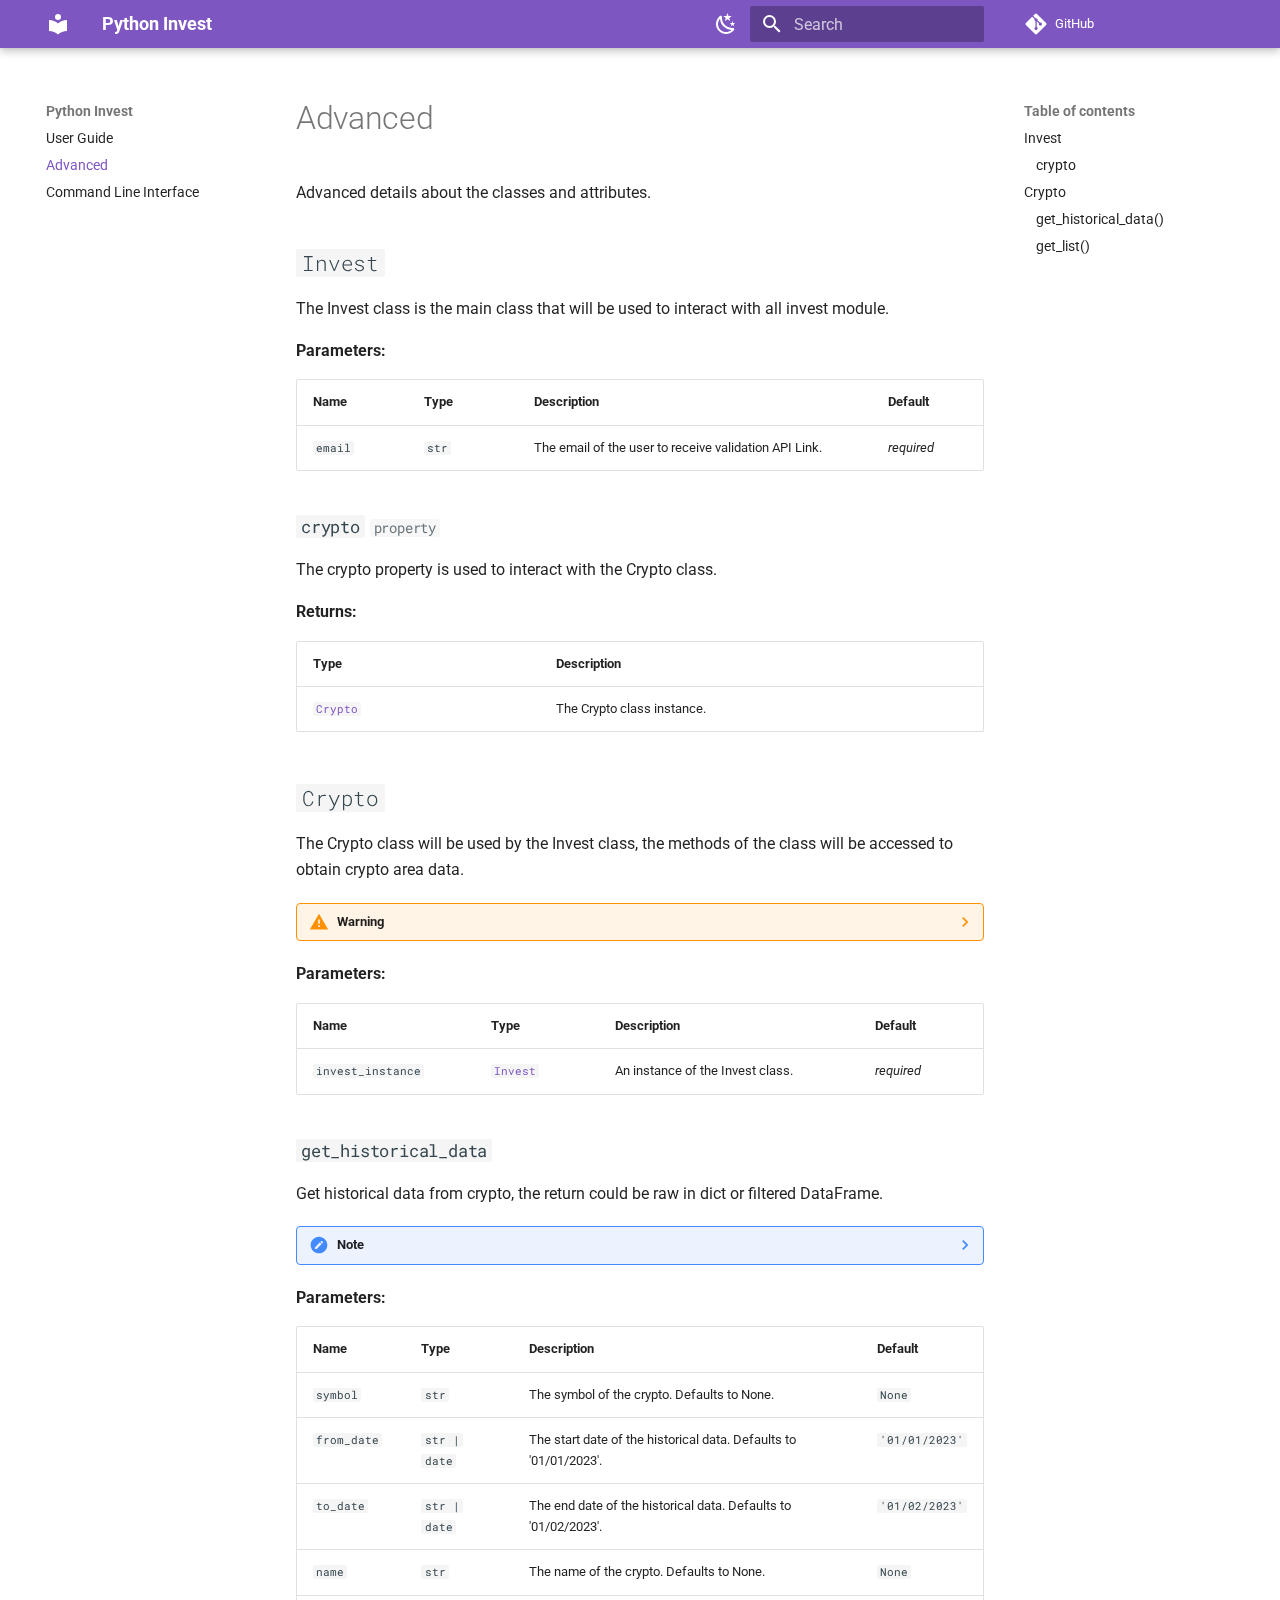
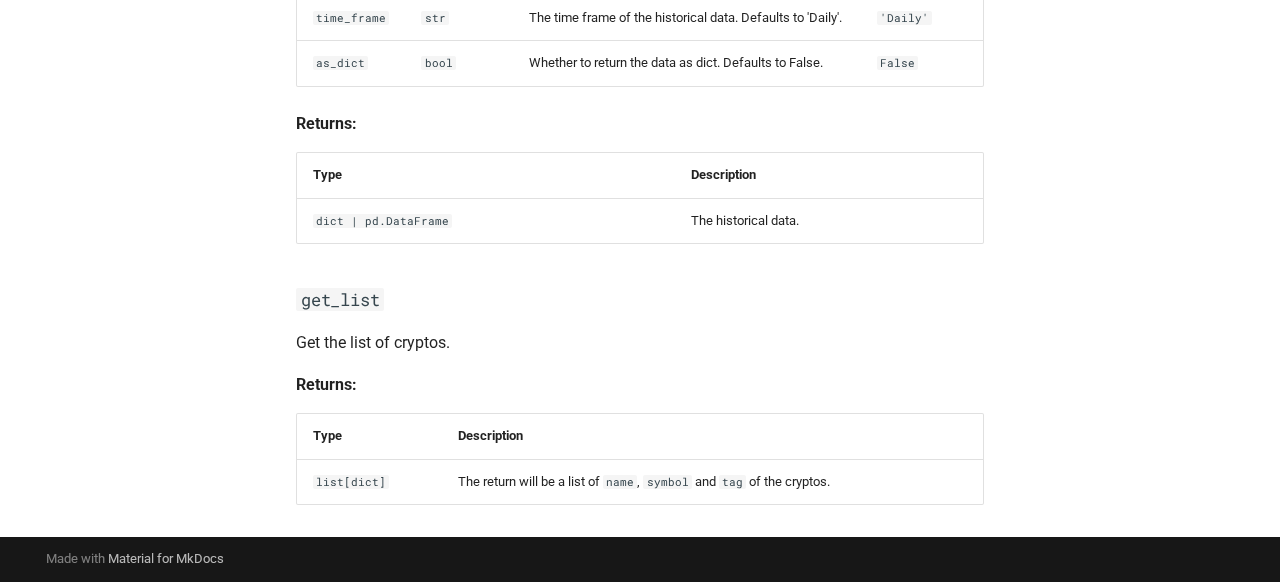
<file: advanced/index.html>
<!doctype html>
<html lang="en" class="no-js">
  <head>
    
      <meta charset="utf-8">
      <meta name="viewport" content="width=device-width,initial-scale=1">
      
      
      
      
        <link rel="prev" href="..">
      
      
        <link rel="next" href="../cli/">
      
      <link rel="icon" href="../images/logo.png">
      <meta name="generator" content="mkdocs-1.4.2, mkdocs-material-9.1.0">
    
    
      
        <title>Advanced - Python Invest</title>
      
    
    
      <link rel="stylesheet" href="../assets/stylesheets/main.402914a4.min.css">
      
        
        <link rel="stylesheet" href="../assets/stylesheets/palette.a0c5b2b5.min.css">
      
      

    
    
    
      
        
        
        <link rel="preconnect" href="https://fonts.gstatic.com" crossorigin>
        <link rel="stylesheet" href="https://fonts.googleapis.com/css?family=Roboto:300,300i,400,400i,700,700i%7CRoboto+Mono:400,400i,700,700i&display=fallback">
        <style>:root{--md-text-font:"Roboto";--md-code-font:"Roboto Mono"}</style>
      
    
    
      <link rel="stylesheet" href="../assets/_mkdocstrings.css">
    
    <script>__md_scope=new URL("..",location),__md_hash=e=>[...e].reduce((e,_)=>(e<<5)-e+_.charCodeAt(0),0),__md_get=(e,_=localStorage,t=__md_scope)=>JSON.parse(_.getItem(t.pathname+"."+e)),__md_set=(e,_,t=localStorage,a=__md_scope)=>{try{t.setItem(a.pathname+"."+e,JSON.stringify(_))}catch(e){}}</script>
    
      

    
    
    
  </head>
  
  
    
    
      
    
    
    
    
    <body dir="ltr" data-md-color-scheme="default" data-md-color-primary="deep-purple" data-md-color-accent="">
  
    
    
      <script>var palette=__md_get("__palette");if(palette&&"object"==typeof palette.color)for(var key of Object.keys(palette.color))document.body.setAttribute("data-md-color-"+key,palette.color[key])</script>
    
    <input class="md-toggle" data-md-toggle="drawer" type="checkbox" id="__drawer" autocomplete="off">
    <input class="md-toggle" data-md-toggle="search" type="checkbox" id="__search" autocomplete="off">
    <label class="md-overlay" for="__drawer"></label>
    <div data-md-component="skip">
      
        
        <a href="#python_invest.invest.Invest" class="md-skip">
          Skip to content
        </a>
      
    </div>
    <div data-md-component="announce">
      
    </div>
    
    
      

  

<header class="md-header md-header--shadow" data-md-component="header">
  <nav class="md-header__inner md-grid" aria-label="Header">
    <a href=".." title="Python Invest" class="md-header__button md-logo" aria-label="Python Invest" data-md-component="logo">
      
  
  <svg xmlns="http://www.w3.org/2000/svg" viewBox="0 0 24 24"><path d="M12 8a3 3 0 0 0 3-3 3 3 0 0 0-3-3 3 3 0 0 0-3 3 3 3 0 0 0 3 3m0 3.54C9.64 9.35 6.5 8 3 8v11c3.5 0 6.64 1.35 9 3.54 2.36-2.19 5.5-3.54 9-3.54V8c-3.5 0-6.64 1.35-9 3.54Z"/></svg>

    </a>
    <label class="md-header__button md-icon" for="__drawer">
      <svg xmlns="http://www.w3.org/2000/svg" viewBox="0 0 24 24"><path d="M3 6h18v2H3V6m0 5h18v2H3v-2m0 5h18v2H3v-2Z"/></svg>
    </label>
    <div class="md-header__title" data-md-component="header-title">
      <div class="md-header__ellipsis">
        <div class="md-header__topic">
          <span class="md-ellipsis">
            Python Invest
          </span>
        </div>
        <div class="md-header__topic" data-md-component="header-topic">
          <span class="md-ellipsis">
            
              Advanced
            
          </span>
        </div>
      </div>
    </div>
    
      <form class="md-header__option" data-md-component="palette">
        
          
          <input class="md-option" data-md-color-media="" data-md-color-scheme="default" data-md-color-primary="deep-purple" data-md-color-accent=""  aria-label="Dark Mode"  type="radio" name="__palette" id="__palette_1">
          
            <label class="md-header__button md-icon" title="Dark Mode" for="__palette_2" hidden>
              <svg xmlns="http://www.w3.org/2000/svg" viewBox="0 0 24 24"><path d="m17.75 4.09-2.53 1.94.91 3.06-2.63-1.81-2.63 1.81.91-3.06-2.53-1.94L12.44 4l1.06-3 1.06 3 3.19.09m3.5 6.91-1.64 1.25.59 1.98-1.7-1.17-1.7 1.17.59-1.98L15.75 11l2.06-.05L18.5 9l.69 1.95 2.06.05m-2.28 4.95c.83-.08 1.72 1.1 1.19 1.85-.32.45-.66.87-1.08 1.27C15.17 23 8.84 23 4.94 19.07c-3.91-3.9-3.91-10.24 0-14.14.4-.4.82-.76 1.27-1.08.75-.53 1.93.36 1.85 1.19-.27 2.86.69 5.83 2.89 8.02a9.96 9.96 0 0 0 8.02 2.89m-1.64 2.02a12.08 12.08 0 0 1-7.8-3.47c-2.17-2.19-3.33-5-3.49-7.82-2.81 3.14-2.7 7.96.31 10.98 3.02 3.01 7.84 3.12 10.98.31Z"/></svg>
            </label>
          
        
          
          <input class="md-option" data-md-color-media="" data-md-color-scheme="slate" data-md-color-primary="deep-purple" data-md-color-accent=""  aria-label="Light Mode"  type="radio" name="__palette" id="__palette_2">
          
            <label class="md-header__button md-icon" title="Light Mode" for="__palette_1" hidden>
              <svg xmlns="http://www.w3.org/2000/svg" viewBox="0 0 24 24"><path d="M12 7a5 5 0 0 1 5 5 5 5 0 0 1-5 5 5 5 0 0 1-5-5 5 5 0 0 1 5-5m0 2a3 3 0 0 0-3 3 3 3 0 0 0 3 3 3 3 0 0 0 3-3 3 3 0 0 0-3-3m0-7 2.39 3.42C13.65 5.15 12.84 5 12 5c-.84 0-1.65.15-2.39.42L12 2M3.34 7l4.16-.35A7.2 7.2 0 0 0 5.94 8.5c-.44.74-.69 1.5-.83 2.29L3.34 7m.02 10 1.76-3.77a7.131 7.131 0 0 0 2.38 4.14L3.36 17M20.65 7l-1.77 3.79a7.023 7.023 0 0 0-2.38-4.15l4.15.36m-.01 10-4.14.36c.59-.51 1.12-1.14 1.54-1.86.42-.73.69-1.5.83-2.29L20.64 17M12 22l-2.41-3.44c.74.27 1.55.44 2.41.44.82 0 1.63-.17 2.37-.44L12 22Z"/></svg>
            </label>
          
        
      </form>
    
    
    
      <label class="md-header__button md-icon" for="__search">
        <svg xmlns="http://www.w3.org/2000/svg" viewBox="0 0 24 24"><path d="M9.5 3A6.5 6.5 0 0 1 16 9.5c0 1.61-.59 3.09-1.56 4.23l.27.27h.79l5 5-1.5 1.5-5-5v-.79l-.27-.27A6.516 6.516 0 0 1 9.5 16 6.5 6.5 0 0 1 3 9.5 6.5 6.5 0 0 1 9.5 3m0 2C7 5 5 7 5 9.5S7 14 9.5 14 14 12 14 9.5 12 5 9.5 5Z"/></svg>
      </label>
      <div class="md-search" data-md-component="search" role="dialog">
  <label class="md-search__overlay" for="__search"></label>
  <div class="md-search__inner" role="search">
    <form class="md-search__form" name="search">
      <input type="text" class="md-search__input" name="query" aria-label="Search" placeholder="Search" autocapitalize="off" autocorrect="off" autocomplete="off" spellcheck="false" data-md-component="search-query" required>
      <label class="md-search__icon md-icon" for="__search">
        <svg xmlns="http://www.w3.org/2000/svg" viewBox="0 0 24 24"><path d="M9.5 3A6.5 6.5 0 0 1 16 9.5c0 1.61-.59 3.09-1.56 4.23l.27.27h.79l5 5-1.5 1.5-5-5v-.79l-.27-.27A6.516 6.516 0 0 1 9.5 16 6.5 6.5 0 0 1 3 9.5 6.5 6.5 0 0 1 9.5 3m0 2C7 5 5 7 5 9.5S7 14 9.5 14 14 12 14 9.5 12 5 9.5 5Z"/></svg>
        <svg xmlns="http://www.w3.org/2000/svg" viewBox="0 0 24 24"><path d="M20 11v2H8l5.5 5.5-1.42 1.42L4.16 12l7.92-7.92L13.5 5.5 8 11h12Z"/></svg>
      </label>
      <nav class="md-search__options" aria-label="Search">
        
        <button type="reset" class="md-search__icon md-icon" title="Clear" aria-label="Clear" tabindex="-1">
          <svg xmlns="http://www.w3.org/2000/svg" viewBox="0 0 24 24"><path d="M19 6.41 17.59 5 12 10.59 6.41 5 5 6.41 10.59 12 5 17.59 6.41 19 12 13.41 17.59 19 19 17.59 13.41 12 19 6.41Z"/></svg>
        </button>
      </nav>
      
    </form>
    <div class="md-search__output">
      <div class="md-search__scrollwrap" data-md-scrollfix>
        <div class="md-search-result" data-md-component="search-result">
          <div class="md-search-result__meta">
            Initializing search
          </div>
          <ol class="md-search-result__list" role="presentation"></ol>
        </div>
      </div>
    </div>
  </div>
</div>
    
    
      <div class="md-header__source">
        <a href="https://github.com/clcosta/python-invest" title="Go to repository" class="md-source" data-md-component="source">
  <div class="md-source__icon md-icon">
    
    <svg xmlns="http://www.w3.org/2000/svg" viewBox="0 0 448 512"><!--! Font Awesome Free 6.3.0 by @fontawesome - https://fontawesome.com License - https://fontawesome.com/license/free (Icons: CC BY 4.0, Fonts: SIL OFL 1.1, Code: MIT License) Copyright 2023 Fonticons, Inc.--><path d="M439.55 236.05 244 40.45a28.87 28.87 0 0 0-40.81 0l-40.66 40.63 51.52 51.52c27.06-9.14 52.68 16.77 43.39 43.68l49.66 49.66c34.23-11.8 61.18 31 35.47 56.69-26.49 26.49-70.21-2.87-56-37.34L240.22 199v121.85c25.3 12.54 22.26 41.85 9.08 55a34.34 34.34 0 0 1-48.55 0c-17.57-17.6-11.07-46.91 11.25-56v-123c-20.8-8.51-24.6-30.74-18.64-45L142.57 101 8.45 235.14a28.86 28.86 0 0 0 0 40.81l195.61 195.6a28.86 28.86 0 0 0 40.8 0l194.69-194.69a28.86 28.86 0 0 0 0-40.81z"/></svg>
  </div>
  <div class="md-source__repository">
    GitHub
  </div>
</a>
      </div>
    
  </nav>
  
</header>
    
    <div class="md-container" data-md-component="container">
      
      
        
          
        
      
      <main class="md-main" data-md-component="main">
        <div class="md-main__inner md-grid">
          
            
              
              <div class="md-sidebar md-sidebar--primary" data-md-component="sidebar" data-md-type="navigation" >
                <div class="md-sidebar__scrollwrap">
                  <div class="md-sidebar__inner">
                    


<nav class="md-nav md-nav--primary" aria-label="Navigation" data-md-level="0">
  <label class="md-nav__title" for="__drawer">
    <a href=".." title="Python Invest" class="md-nav__button md-logo" aria-label="Python Invest" data-md-component="logo">
      
  
  <svg xmlns="http://www.w3.org/2000/svg" viewBox="0 0 24 24"><path d="M12 8a3 3 0 0 0 3-3 3 3 0 0 0-3-3 3 3 0 0 0-3 3 3 3 0 0 0 3 3m0 3.54C9.64 9.35 6.5 8 3 8v11c3.5 0 6.64 1.35 9 3.54 2.36-2.19 5.5-3.54 9-3.54V8c-3.5 0-6.64 1.35-9 3.54Z"/></svg>

    </a>
    Python Invest
  </label>
  
    <div class="md-nav__source">
      <a href="https://github.com/clcosta/python-invest" title="Go to repository" class="md-source" data-md-component="source">
  <div class="md-source__icon md-icon">
    
    <svg xmlns="http://www.w3.org/2000/svg" viewBox="0 0 448 512"><!--! Font Awesome Free 6.3.0 by @fontawesome - https://fontawesome.com License - https://fontawesome.com/license/free (Icons: CC BY 4.0, Fonts: SIL OFL 1.1, Code: MIT License) Copyright 2023 Fonticons, Inc.--><path d="M439.55 236.05 244 40.45a28.87 28.87 0 0 0-40.81 0l-40.66 40.63 51.52 51.52c27.06-9.14 52.68 16.77 43.39 43.68l49.66 49.66c34.23-11.8 61.18 31 35.47 56.69-26.49 26.49-70.21-2.87-56-37.34L240.22 199v121.85c25.3 12.54 22.26 41.85 9.08 55a34.34 34.34 0 0 1-48.55 0c-17.57-17.6-11.07-46.91 11.25-56v-123c-20.8-8.51-24.6-30.74-18.64-45L142.57 101 8.45 235.14a28.86 28.86 0 0 0 0 40.81l195.61 195.6a28.86 28.86 0 0 0 40.8 0l194.69-194.69a28.86 28.86 0 0 0 0-40.81z"/></svg>
  </div>
  <div class="md-source__repository">
    GitHub
  </div>
</a>
    </div>
  
  <ul class="md-nav__list" data-md-scrollfix>
    
      
      
      

  
  
  
    <li class="md-nav__item">
      <a href=".." class="md-nav__link">
        User Guide
      </a>
    </li>
  

    
      
      
      

  
  
    
  
  
    <li class="md-nav__item md-nav__item--active">
      
      <input class="md-nav__toggle md-toggle" type="checkbox" id="__toc">
      
      
      
        <label class="md-nav__link md-nav__link--active" for="__toc">
          Advanced
          <span class="md-nav__icon md-icon"></span>
        </label>
      
      <a href="./" class="md-nav__link md-nav__link--active">
        Advanced
      </a>
      
        

<nav class="md-nav md-nav--secondary" aria-label="Table of contents">
  
  
  
  
    <label class="md-nav__title" for="__toc">
      <span class="md-nav__icon md-icon"></span>
      Table of contents
    </label>
    <ul class="md-nav__list" data-md-component="toc" data-md-scrollfix>
      
        <li class="md-nav__item">
  <a href="#python_invest.invest.Invest" class="md-nav__link">
    Invest
  </a>
  
    <nav class="md-nav" aria-label="Invest">
      <ul class="md-nav__list">
        
          <li class="md-nav__item">
  <a href="#python_invest.invest.main.Invest.crypto" class="md-nav__link">
    crypto
  </a>
  
</li>
        
      </ul>
    </nav>
  
</li>
      
        <li class="md-nav__item">
  <a href="#python_invest.invest.crypto.Crypto" class="md-nav__link">
    Crypto
  </a>
  
    <nav class="md-nav" aria-label="Crypto">
      <ul class="md-nav__list">
        
          <li class="md-nav__item">
  <a href="#python_invest.invest.crypto.Crypto.get_historical_data" class="md-nav__link">
    get_historical_data()
  </a>
  
</li>
        
          <li class="md-nav__item">
  <a href="#python_invest.invest.crypto.Crypto.get_list" class="md-nav__link">
    get_list()
  </a>
  
</li>
        
      </ul>
    </nav>
  
</li>
      
    </ul>
  
</nav>
      
    </li>
  

    
      
      
      

  
  
  
    <li class="md-nav__item">
      <a href="../cli/" class="md-nav__link">
        Command Line Interface
      </a>
    </li>
  

    
  </ul>
</nav>
                  </div>
                </div>
              </div>
            
            
              
              <div class="md-sidebar md-sidebar--secondary" data-md-component="sidebar" data-md-type="toc" >
                <div class="md-sidebar__scrollwrap">
                  <div class="md-sidebar__inner">
                    

<nav class="md-nav md-nav--secondary" aria-label="Table of contents">
  
  
  
  
    <label class="md-nav__title" for="__toc">
      <span class="md-nav__icon md-icon"></span>
      Table of contents
    </label>
    <ul class="md-nav__list" data-md-component="toc" data-md-scrollfix>
      
        <li class="md-nav__item">
  <a href="#python_invest.invest.Invest" class="md-nav__link">
    Invest
  </a>
  
    <nav class="md-nav" aria-label="Invest">
      <ul class="md-nav__list">
        
          <li class="md-nav__item">
  <a href="#python_invest.invest.main.Invest.crypto" class="md-nav__link">
    crypto
  </a>
  
</li>
        
      </ul>
    </nav>
  
</li>
      
        <li class="md-nav__item">
  <a href="#python_invest.invest.crypto.Crypto" class="md-nav__link">
    Crypto
  </a>
  
    <nav class="md-nav" aria-label="Crypto">
      <ul class="md-nav__list">
        
          <li class="md-nav__item">
  <a href="#python_invest.invest.crypto.Crypto.get_historical_data" class="md-nav__link">
    get_historical_data()
  </a>
  
</li>
        
          <li class="md-nav__item">
  <a href="#python_invest.invest.crypto.Crypto.get_list" class="md-nav__link">
    get_list()
  </a>
  
</li>
        
      </ul>
    </nav>
  
</li>
      
    </ul>
  
</nav>
                  </div>
                </div>
              </div>
            
          
          
            <div class="md-content" data-md-component="content">
              <article class="md-content__inner md-typeset">
                
                  

  
  


  <h1>Advanced</h1>

<p>Advanced details about the classes and attributes.</p>


<div class="doc doc-object doc-module">



  <div class="doc doc-contents first">

  

  <div class="doc doc-children">








<div class="doc doc-object doc-class">



<h2 id="python_invest.invest.Invest" class="doc doc-heading">
        <code>Invest</code>


</h2>


  <div class="doc doc-contents ">

  
      <p>The Invest class is the main class that will be used to interact with all invest module.</p>

  <p><strong>Parameters:</strong></p>
  <table>
    <thead>
      <tr>
        <th>Name</th>
        <th>Type</th>
        <th>Description</th>
        <th>Default</th>
      </tr>
    </thead>
    <tbody>
        <tr>
          <td><code>email</code></td>
          <td>
                <code>str</code>
          </td>
          <td><p>The email of the user to receive validation API Link.</p></td>
          <td>
              <em>required</em>
          </td>
        </tr>
    </tbody>
  </table>



  

  <div class="doc doc-children">







<div class="doc doc-object doc-attribute">



<h3 id="python_invest.invest.main.Invest.crypto" class="doc doc-heading">
<code class="highlight language-python"><span class="n">crypto</span></code>
  
  <span class="doc doc-labels">
      <small class="doc doc-label doc-label-property"><code>property</code></small>
  </span>

</h3>


  <div class="doc doc-contents ">
  
      <p>The crypto property is used to interact with the Crypto class.</p>

  <p><strong>Returns:</strong></p>
  <table>
    <thead>
      <tr>
        <th>Type</th>
        <th>Description</th>
      </tr>
    </thead>
    <tbody>
        <tr>
          <td>
                <code><a class="autorefs autorefs-internal" title="python_invest.invest.crypto.Crypto" href="#python_invest.invest.crypto.Crypto">Crypto</a></code>
          </td>
          <td><p>The Crypto class instance.</p></td>
        </tr>
    </tbody>
  </table>
  </div>

</div>





  </div>

  </div>

</div>




  </div>

  </div>

</div>

<div class="doc doc-object doc-module">



  <div class="doc doc-contents first">

  

  <div class="doc doc-children">








<div class="doc doc-object doc-class">



<h2 id="python_invest.invest.crypto.Crypto" class="doc doc-heading">
        <code>Crypto</code>


</h2>


  <div class="doc doc-contents ">

  
      <p>The Crypto class will be used by the Invest class, the methods of the class will be accessed to obtain crypto area data.</p>

<details class="warning">
  <summary>Warning</summary>
  <p>This class is not intended to be used directly.</p>
</details>
  <p><strong>Parameters:</strong></p>
  <table>
    <thead>
      <tr>
        <th>Name</th>
        <th>Type</th>
        <th>Description</th>
        <th>Default</th>
      </tr>
    </thead>
    <tbody>
        <tr>
          <td><code>invest_instance</code></td>
          <td>
                <code><a class="autorefs autorefs-internal" title="python_invest.invest.main.Invest" href="#python_invest.invest.Invest">Invest</a></code>
          </td>
          <td><p>An instance of the Invest class.</p></td>
          <td>
              <em>required</em>
          </td>
        </tr>
    </tbody>
  </table>



  

  <div class="doc doc-children">









<div class="doc doc-object doc-function">



<h3 id="python_invest.invest.crypto.Crypto.get_historical_data" class="doc doc-heading">
<code class="highlight language-python"><span class="n">get_historical_data</span></code>

</h3>


  <div class="doc doc-contents ">
  
      <p>Get historical data from crypto, the return could be raw in dict or filtered DataFrame.</p>

<details class="note">
  <summary>Note</summary>
  <p>The <code>symbol</code> or <code>name</code> is required, if not provided, the method will return an error.</p>
</details>
  <p><strong>Parameters:</strong></p>
  <table>
    <thead>
      <tr>
        <th>Name</th>
        <th>Type</th>
        <th>Description</th>
        <th>Default</th>
      </tr>
    </thead>
    <tbody>
        <tr>
          <td><code>symbol</code></td>
          <td>
                <code>str</code>
          </td>
          <td><p>The symbol of the crypto. Defaults to None.</p></td>
          <td>
                <code>None</code>
          </td>
        </tr>
        <tr>
          <td><code>from_date</code></td>
          <td>
                <code>str | <span title="datetime.date">date</span></code>
          </td>
          <td><p>The start date of the historical data. Defaults to '01/01/2023'.</p></td>
          <td>
                <code>&#39;01/01/2023&#39;</code>
          </td>
        </tr>
        <tr>
          <td><code>to_date</code></td>
          <td>
                <code>str | <span title="datetime.date">date</span></code>
          </td>
          <td><p>The end date of the historical data. Defaults to '01/02/2023'.</p></td>
          <td>
                <code>&#39;01/02/2023&#39;</code>
          </td>
        </tr>
        <tr>
          <td><code>name</code></td>
          <td>
                <code>str</code>
          </td>
          <td><p>The name of the crypto. Defaults to None.</p></td>
          <td>
                <code>None</code>
          </td>
        </tr>
        <tr>
          <td><code>time_frame</code></td>
          <td>
                <code>str</code>
          </td>
          <td><p>The time frame of the historical data. Defaults to 'Daily'.</p></td>
          <td>
                <code>&#39;Daily&#39;</code>
          </td>
        </tr>
        <tr>
          <td><code>as_dict</code></td>
          <td>
                <code>bool</code>
          </td>
          <td><p>Whether to return the data as dict. Defaults to False.</p></td>
          <td>
                <code>False</code>
          </td>
        </tr>
    </tbody>
  </table>

  <p><strong>Returns:</strong></p>
  <table>
    <thead>
      <tr>
        <th>Type</th>
        <th>Description</th>
      </tr>
    </thead>
    <tbody>
        <tr>
          <td>
                <code>dict | <span title="pandas">pd</span>.<span title="pandas.DataFrame">DataFrame</span></code>
          </td>
          <td><p>The historical data.</p></td>
        </tr>
    </tbody>
  </table>

  </div>

</div>

<div class="doc doc-object doc-function">



<h3 id="python_invest.invest.crypto.Crypto.get_list" class="doc doc-heading">
<code class="highlight language-python"><span class="n">get_list</span></code>

</h3>


  <div class="doc doc-contents ">
  
      <p>Get the list of cryptos.</p>

  <p><strong>Returns:</strong></p>
  <table>
    <thead>
      <tr>
        <th>Type</th>
        <th>Description</th>
      </tr>
    </thead>
    <tbody>
        <tr>
          <td>
                <code>list[dict]</code>
          </td>
          <td><p>The return will be a list of <code>name</code>, <code>symbol</code> and <code>tag</code> of the cryptos.</p></td>
        </tr>
    </tbody>
  </table>

  </div>

</div>



  </div>

  </div>

</div>




  </div>

  </div>

</div>





                
              </article>
            </div>
          
          
        </div>
        
      </main>
      
        <footer class="md-footer">
  
  <div class="md-footer-meta md-typeset">
    <div class="md-footer-meta__inner md-grid">
      <div class="md-copyright">
  
  
    Made with
    <a href="https://squidfunk.github.io/mkdocs-material/" target="_blank" rel="noopener">
      Material for MkDocs
    </a>
  
</div>
      
    </div>
  </div>
</footer>
      
    </div>
    <div class="md-dialog" data-md-component="dialog">
      <div class="md-dialog__inner md-typeset"></div>
    </div>
    
    <script id="__config" type="application/json">{"base": "..", "features": [], "search": "../assets/javascripts/workers/search.208ed371.min.js", "translations": {"clipboard.copied": "Copied to clipboard", "clipboard.copy": "Copy to clipboard", "search.result.more.one": "1 more on this page", "search.result.more.other": "# more on this page", "search.result.none": "No matching documents", "search.result.one": "1 matching document", "search.result.other": "# matching documents", "search.result.placeholder": "Type to start searching", "search.result.term.missing": "Missing", "select.version": "Select version"}}</script>
    
    
      <script src="../assets/javascripts/bundle.ce72ebac.min.js"></script>
      
    
  </body>
</html>
</file>
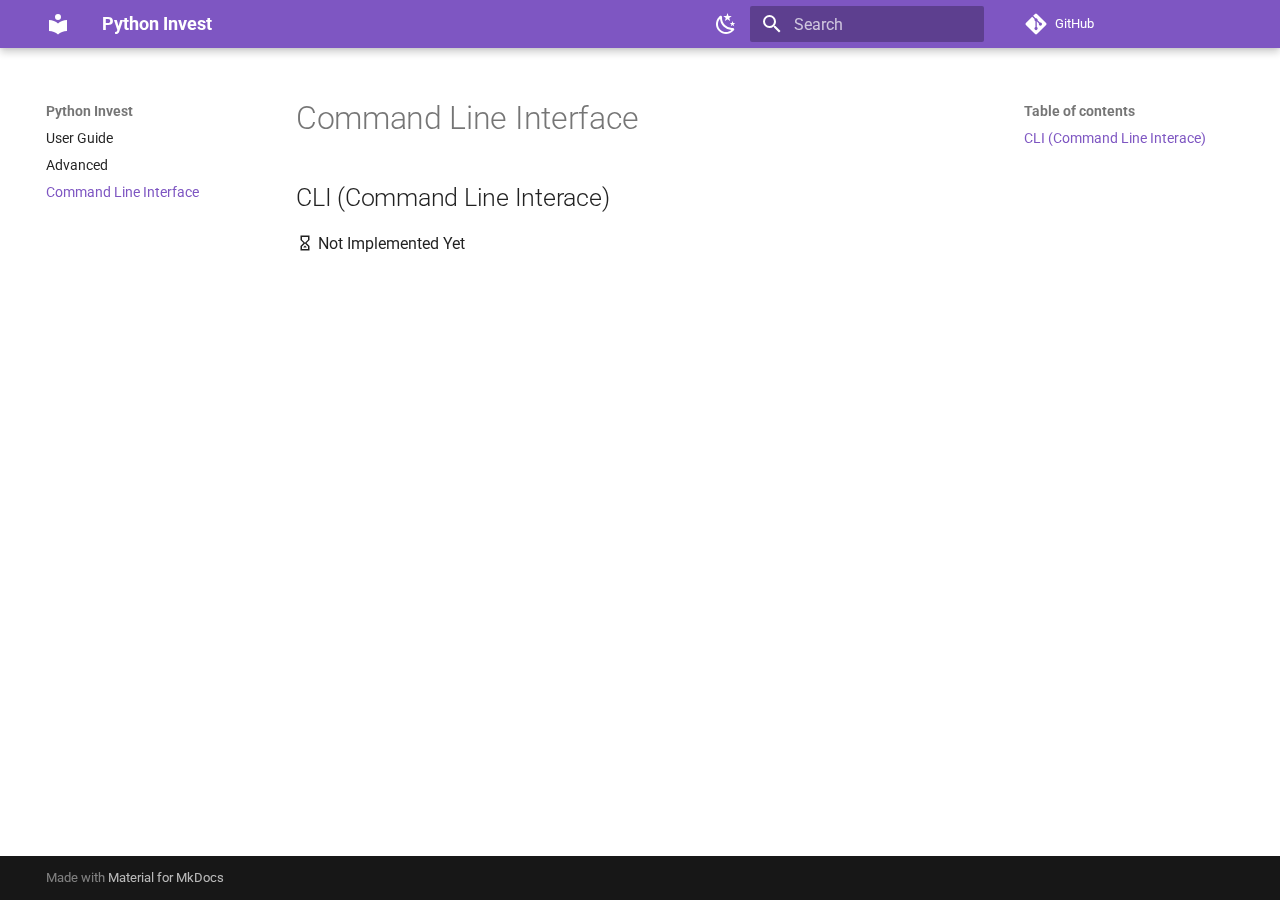
<file: cli/index.html>
<!doctype html>
<html lang="en" class="no-js">
  <head>
    
      <meta charset="utf-8">
      <meta name="viewport" content="width=device-width,initial-scale=1">
      
      
      
      
        <link rel="prev" href="../advanced/">
      
      
      <link rel="icon" href="../images/logo.png">
      <meta name="generator" content="mkdocs-1.4.2, mkdocs-material-9.1.0">
    
    
      
        <title>Command Line Interface - Python Invest</title>
      
    
    
      <link rel="stylesheet" href="../assets/stylesheets/main.402914a4.min.css">
      
        
        <link rel="stylesheet" href="../assets/stylesheets/palette.a0c5b2b5.min.css">
      
      

    
    
    
      
        
        
        <link rel="preconnect" href="https://fonts.gstatic.com" crossorigin>
        <link rel="stylesheet" href="https://fonts.googleapis.com/css?family=Roboto:300,300i,400,400i,700,700i%7CRoboto+Mono:400,400i,700,700i&display=fallback">
        <style>:root{--md-text-font:"Roboto";--md-code-font:"Roboto Mono"}</style>
      
    
    
      <link rel="stylesheet" href="../assets/_mkdocstrings.css">
    
    <script>__md_scope=new URL("..",location),__md_hash=e=>[...e].reduce((e,_)=>(e<<5)-e+_.charCodeAt(0),0),__md_get=(e,_=localStorage,t=__md_scope)=>JSON.parse(_.getItem(t.pathname+"."+e)),__md_set=(e,_,t=localStorage,a=__md_scope)=>{try{t.setItem(a.pathname+"."+e,JSON.stringify(_))}catch(e){}}</script>
    
      

    
    
    
  </head>
  
  
    
    
      
    
    
    
    
    <body dir="ltr" data-md-color-scheme="default" data-md-color-primary="deep-purple" data-md-color-accent="">
  
    
    
      <script>var palette=__md_get("__palette");if(palette&&"object"==typeof palette.color)for(var key of Object.keys(palette.color))document.body.setAttribute("data-md-color-"+key,palette.color[key])</script>
    
    <input class="md-toggle" data-md-toggle="drawer" type="checkbox" id="__drawer" autocomplete="off">
    <input class="md-toggle" data-md-toggle="search" type="checkbox" id="__search" autocomplete="off">
    <label class="md-overlay" for="__drawer"></label>
    <div data-md-component="skip">
      
        
        <a href="#cli-command-line-interace" class="md-skip">
          Skip to content
        </a>
      
    </div>
    <div data-md-component="announce">
      
    </div>
    
    
      

  

<header class="md-header md-header--shadow" data-md-component="header">
  <nav class="md-header__inner md-grid" aria-label="Header">
    <a href=".." title="Python Invest" class="md-header__button md-logo" aria-label="Python Invest" data-md-component="logo">
      
  
  <svg xmlns="http://www.w3.org/2000/svg" viewBox="0 0 24 24"><path d="M12 8a3 3 0 0 0 3-3 3 3 0 0 0-3-3 3 3 0 0 0-3 3 3 3 0 0 0 3 3m0 3.54C9.64 9.35 6.5 8 3 8v11c3.5 0 6.64 1.35 9 3.54 2.36-2.19 5.5-3.54 9-3.54V8c-3.5 0-6.64 1.35-9 3.54Z"/></svg>

    </a>
    <label class="md-header__button md-icon" for="__drawer">
      <svg xmlns="http://www.w3.org/2000/svg" viewBox="0 0 24 24"><path d="M3 6h18v2H3V6m0 5h18v2H3v-2m0 5h18v2H3v-2Z"/></svg>
    </label>
    <div class="md-header__title" data-md-component="header-title">
      <div class="md-header__ellipsis">
        <div class="md-header__topic">
          <span class="md-ellipsis">
            Python Invest
          </span>
        </div>
        <div class="md-header__topic" data-md-component="header-topic">
          <span class="md-ellipsis">
            
              Command Line Interface
            
          </span>
        </div>
      </div>
    </div>
    
      <form class="md-header__option" data-md-component="palette">
        
          
          <input class="md-option" data-md-color-media="" data-md-color-scheme="default" data-md-color-primary="deep-purple" data-md-color-accent=""  aria-label="Dark Mode"  type="radio" name="__palette" id="__palette_1">
          
            <label class="md-header__button md-icon" title="Dark Mode" for="__palette_2" hidden>
              <svg xmlns="http://www.w3.org/2000/svg" viewBox="0 0 24 24"><path d="m17.75 4.09-2.53 1.94.91 3.06-2.63-1.81-2.63 1.81.91-3.06-2.53-1.94L12.44 4l1.06-3 1.06 3 3.19.09m3.5 6.91-1.64 1.25.59 1.98-1.7-1.17-1.7 1.17.59-1.98L15.75 11l2.06-.05L18.5 9l.69 1.95 2.06.05m-2.28 4.95c.83-.08 1.72 1.1 1.19 1.85-.32.45-.66.87-1.08 1.27C15.17 23 8.84 23 4.94 19.07c-3.91-3.9-3.91-10.24 0-14.14.4-.4.82-.76 1.27-1.08.75-.53 1.93.36 1.85 1.19-.27 2.86.69 5.83 2.89 8.02a9.96 9.96 0 0 0 8.02 2.89m-1.64 2.02a12.08 12.08 0 0 1-7.8-3.47c-2.17-2.19-3.33-5-3.49-7.82-2.81 3.14-2.7 7.96.31 10.98 3.02 3.01 7.84 3.12 10.98.31Z"/></svg>
            </label>
          
        
          
          <input class="md-option" data-md-color-media="" data-md-color-scheme="slate" data-md-color-primary="deep-purple" data-md-color-accent=""  aria-label="Light Mode"  type="radio" name="__palette" id="__palette_2">
          
            <label class="md-header__button md-icon" title="Light Mode" for="__palette_1" hidden>
              <svg xmlns="http://www.w3.org/2000/svg" viewBox="0 0 24 24"><path d="M12 7a5 5 0 0 1 5 5 5 5 0 0 1-5 5 5 5 0 0 1-5-5 5 5 0 0 1 5-5m0 2a3 3 0 0 0-3 3 3 3 0 0 0 3 3 3 3 0 0 0 3-3 3 3 0 0 0-3-3m0-7 2.39 3.42C13.65 5.15 12.84 5 12 5c-.84 0-1.65.15-2.39.42L12 2M3.34 7l4.16-.35A7.2 7.2 0 0 0 5.94 8.5c-.44.74-.69 1.5-.83 2.29L3.34 7m.02 10 1.76-3.77a7.131 7.131 0 0 0 2.38 4.14L3.36 17M20.65 7l-1.77 3.79a7.023 7.023 0 0 0-2.38-4.15l4.15.36m-.01 10-4.14.36c.59-.51 1.12-1.14 1.54-1.86.42-.73.69-1.5.83-2.29L20.64 17M12 22l-2.41-3.44c.74.27 1.55.44 2.41.44.82 0 1.63-.17 2.37-.44L12 22Z"/></svg>
            </label>
          
        
      </form>
    
    
    
      <label class="md-header__button md-icon" for="__search">
        <svg xmlns="http://www.w3.org/2000/svg" viewBox="0 0 24 24"><path d="M9.5 3A6.5 6.5 0 0 1 16 9.5c0 1.61-.59 3.09-1.56 4.23l.27.27h.79l5 5-1.5 1.5-5-5v-.79l-.27-.27A6.516 6.516 0 0 1 9.5 16 6.5 6.5 0 0 1 3 9.5 6.5 6.5 0 0 1 9.5 3m0 2C7 5 5 7 5 9.5S7 14 9.5 14 14 12 14 9.5 12 5 9.5 5Z"/></svg>
      </label>
      <div class="md-search" data-md-component="search" role="dialog">
  <label class="md-search__overlay" for="__search"></label>
  <div class="md-search__inner" role="search">
    <form class="md-search__form" name="search">
      <input type="text" class="md-search__input" name="query" aria-label="Search" placeholder="Search" autocapitalize="off" autocorrect="off" autocomplete="off" spellcheck="false" data-md-component="search-query" required>
      <label class="md-search__icon md-icon" for="__search">
        <svg xmlns="http://www.w3.org/2000/svg" viewBox="0 0 24 24"><path d="M9.5 3A6.5 6.5 0 0 1 16 9.5c0 1.61-.59 3.09-1.56 4.23l.27.27h.79l5 5-1.5 1.5-5-5v-.79l-.27-.27A6.516 6.516 0 0 1 9.5 16 6.5 6.5 0 0 1 3 9.5 6.5 6.5 0 0 1 9.5 3m0 2C7 5 5 7 5 9.5S7 14 9.5 14 14 12 14 9.5 12 5 9.5 5Z"/></svg>
        <svg xmlns="http://www.w3.org/2000/svg" viewBox="0 0 24 24"><path d="M20 11v2H8l5.5 5.5-1.42 1.42L4.16 12l7.92-7.92L13.5 5.5 8 11h12Z"/></svg>
      </label>
      <nav class="md-search__options" aria-label="Search">
        
        <button type="reset" class="md-search__icon md-icon" title="Clear" aria-label="Clear" tabindex="-1">
          <svg xmlns="http://www.w3.org/2000/svg" viewBox="0 0 24 24"><path d="M19 6.41 17.59 5 12 10.59 6.41 5 5 6.41 10.59 12 5 17.59 6.41 19 12 13.41 17.59 19 19 17.59 13.41 12 19 6.41Z"/></svg>
        </button>
      </nav>
      
    </form>
    <div class="md-search__output">
      <div class="md-search__scrollwrap" data-md-scrollfix>
        <div class="md-search-result" data-md-component="search-result">
          <div class="md-search-result__meta">
            Initializing search
          </div>
          <ol class="md-search-result__list" role="presentation"></ol>
        </div>
      </div>
    </div>
  </div>
</div>
    
    
      <div class="md-header__source">
        <a href="https://github.com/clcosta/python-invest" title="Go to repository" class="md-source" data-md-component="source">
  <div class="md-source__icon md-icon">
    
    <svg xmlns="http://www.w3.org/2000/svg" viewBox="0 0 448 512"><!--! Font Awesome Free 6.3.0 by @fontawesome - https://fontawesome.com License - https://fontawesome.com/license/free (Icons: CC BY 4.0, Fonts: SIL OFL 1.1, Code: MIT License) Copyright 2023 Fonticons, Inc.--><path d="M439.55 236.05 244 40.45a28.87 28.87 0 0 0-40.81 0l-40.66 40.63 51.52 51.52c27.06-9.14 52.68 16.77 43.39 43.68l49.66 49.66c34.23-11.8 61.18 31 35.47 56.69-26.49 26.49-70.21-2.87-56-37.34L240.22 199v121.85c25.3 12.54 22.26 41.85 9.08 55a34.34 34.34 0 0 1-48.55 0c-17.57-17.6-11.07-46.91 11.25-56v-123c-20.8-8.51-24.6-30.74-18.64-45L142.57 101 8.45 235.14a28.86 28.86 0 0 0 0 40.81l195.61 195.6a28.86 28.86 0 0 0 40.8 0l194.69-194.69a28.86 28.86 0 0 0 0-40.81z"/></svg>
  </div>
  <div class="md-source__repository">
    GitHub
  </div>
</a>
      </div>
    
  </nav>
  
</header>
    
    <div class="md-container" data-md-component="container">
      
      
        
          
        
      
      <main class="md-main" data-md-component="main">
        <div class="md-main__inner md-grid">
          
            
              
              <div class="md-sidebar md-sidebar--primary" data-md-component="sidebar" data-md-type="navigation" >
                <div class="md-sidebar__scrollwrap">
                  <div class="md-sidebar__inner">
                    


<nav class="md-nav md-nav--primary" aria-label="Navigation" data-md-level="0">
  <label class="md-nav__title" for="__drawer">
    <a href=".." title="Python Invest" class="md-nav__button md-logo" aria-label="Python Invest" data-md-component="logo">
      
  
  <svg xmlns="http://www.w3.org/2000/svg" viewBox="0 0 24 24"><path d="M12 8a3 3 0 0 0 3-3 3 3 0 0 0-3-3 3 3 0 0 0-3 3 3 3 0 0 0 3 3m0 3.54C9.64 9.35 6.5 8 3 8v11c3.5 0 6.64 1.35 9 3.54 2.36-2.19 5.5-3.54 9-3.54V8c-3.5 0-6.64 1.35-9 3.54Z"/></svg>

    </a>
    Python Invest
  </label>
  
    <div class="md-nav__source">
      <a href="https://github.com/clcosta/python-invest" title="Go to repository" class="md-source" data-md-component="source">
  <div class="md-source__icon md-icon">
    
    <svg xmlns="http://www.w3.org/2000/svg" viewBox="0 0 448 512"><!--! Font Awesome Free 6.3.0 by @fontawesome - https://fontawesome.com License - https://fontawesome.com/license/free (Icons: CC BY 4.0, Fonts: SIL OFL 1.1, Code: MIT License) Copyright 2023 Fonticons, Inc.--><path d="M439.55 236.05 244 40.45a28.87 28.87 0 0 0-40.81 0l-40.66 40.63 51.52 51.52c27.06-9.14 52.68 16.77 43.39 43.68l49.66 49.66c34.23-11.8 61.18 31 35.47 56.69-26.49 26.49-70.21-2.87-56-37.34L240.22 199v121.85c25.3 12.54 22.26 41.85 9.08 55a34.34 34.34 0 0 1-48.55 0c-17.57-17.6-11.07-46.91 11.25-56v-123c-20.8-8.51-24.6-30.74-18.64-45L142.57 101 8.45 235.14a28.86 28.86 0 0 0 0 40.81l195.61 195.6a28.86 28.86 0 0 0 40.8 0l194.69-194.69a28.86 28.86 0 0 0 0-40.81z"/></svg>
  </div>
  <div class="md-source__repository">
    GitHub
  </div>
</a>
    </div>
  
  <ul class="md-nav__list" data-md-scrollfix>
    
      
      
      

  
  
  
    <li class="md-nav__item">
      <a href=".." class="md-nav__link">
        User Guide
      </a>
    </li>
  

    
      
      
      

  
  
  
    <li class="md-nav__item">
      <a href="../advanced/" class="md-nav__link">
        Advanced
      </a>
    </li>
  

    
      
      
      

  
  
    
  
  
    <li class="md-nav__item md-nav__item--active">
      
      <input class="md-nav__toggle md-toggle" type="checkbox" id="__toc">
      
      
      
        <label class="md-nav__link md-nav__link--active" for="__toc">
          Command Line Interface
          <span class="md-nav__icon md-icon"></span>
        </label>
      
      <a href="./" class="md-nav__link md-nav__link--active">
        Command Line Interface
      </a>
      
        

<nav class="md-nav md-nav--secondary" aria-label="Table of contents">
  
  
  
  
    <label class="md-nav__title" for="__toc">
      <span class="md-nav__icon md-icon"></span>
      Table of contents
    </label>
    <ul class="md-nav__list" data-md-component="toc" data-md-scrollfix>
      
        <li class="md-nav__item">
  <a href="#cli-command-line-interace" class="md-nav__link">
    CLI (Command Line Interace)
  </a>
  
</li>
      
    </ul>
  
</nav>
      
    </li>
  

    
  </ul>
</nav>
                  </div>
                </div>
              </div>
            
            
              
              <div class="md-sidebar md-sidebar--secondary" data-md-component="sidebar" data-md-type="toc" >
                <div class="md-sidebar__scrollwrap">
                  <div class="md-sidebar__inner">
                    

<nav class="md-nav md-nav--secondary" aria-label="Table of contents">
  
  
  
  
    <label class="md-nav__title" for="__toc">
      <span class="md-nav__icon md-icon"></span>
      Table of contents
    </label>
    <ul class="md-nav__list" data-md-component="toc" data-md-scrollfix>
      
        <li class="md-nav__item">
  <a href="#cli-command-line-interace" class="md-nav__link">
    CLI (Command Line Interace)
  </a>
  
</li>
      
    </ul>
  
</nav>
                  </div>
                </div>
              </div>
            
          
          
            <div class="md-content" data-md-component="content">
              <article class="md-content__inner md-typeset">
                
                  

  
  


  <h1>Command Line Interface</h1>

<h2 id="cli-command-line-interace">CLI (Command Line Interace)</h2>
<p><span class="twemoji"><svg xmlns="http://www.w3.org/2000/svg" viewBox="0 0 24 24"><path d="M18 22H6v-6l4-4-4-4V2h12v6l-4 4 4 4M8 7.5l4 4 4-4V4H8m4 8.5-4 4V20h8v-3.5M14 18h-4v-.8l2-2 2 2Z"/></svg></span> Not Implemented Yet</p>





                
              </article>
            </div>
          
          
        </div>
        
      </main>
      
        <footer class="md-footer">
  
  <div class="md-footer-meta md-typeset">
    <div class="md-footer-meta__inner md-grid">
      <div class="md-copyright">
  
  
    Made with
    <a href="https://squidfunk.github.io/mkdocs-material/" target="_blank" rel="noopener">
      Material for MkDocs
    </a>
  
</div>
      
    </div>
  </div>
</footer>
      
    </div>
    <div class="md-dialog" data-md-component="dialog">
      <div class="md-dialog__inner md-typeset"></div>
    </div>
    
    <script id="__config" type="application/json">{"base": "..", "features": [], "search": "../assets/javascripts/workers/search.208ed371.min.js", "translations": {"clipboard.copied": "Copied to clipboard", "clipboard.copy": "Copy to clipboard", "search.result.more.one": "1 more on this page", "search.result.more.other": "# more on this page", "search.result.none": "No matching documents", "search.result.one": "1 matching document", "search.result.other": "# matching documents", "search.result.placeholder": "Type to start searching", "search.result.term.missing": "Missing", "select.version": "Select version"}}</script>
    
    
      <script src="../assets/javascripts/bundle.ce72ebac.min.js"></script>
      
    
  </body>
</html>
</file>
<file: assets/_mkdocstrings.css>
/* Don't capitalize names. */
h5.doc-heading {
  text-transform: none !important;
}

/* Avoid breaking parameters name, etc. in table cells. */
.doc-contents td code {
  word-break: normal !important;
}

/* For pieces of Markdown rendered in table cells. */
.doc-contents td p {
  margin-top: 0 !important;
  margin-bottom: 0 !important;
}

/* Max width for docstring sections tables. */
.doc .md-typeset__table,
.doc .md-typeset__table table {
  display: table !important;
  width: 100%;
}
.doc .md-typeset__table tr {
  display: table-row;
}

/* Avoid line breaks in rendered fields. */
.field-body p {
  display: inline;
}

/* Defaults in Spacy table style. */
.doc-param-default {
  float: right;
}
</file>
<file: assets/stylesheets/main.402914a4.min.css>
@charset "UTF-8";html{-webkit-text-size-adjust:none;-moz-text-size-adjust:none;text-size-adjust:none;box-sizing:border-box}*,:after,:before{box-sizing:inherit}@media (prefers-reduced-motion){*,:after,:before{transition:none!important}}body{margin:0}a,button,input,label{-webkit-tap-highlight-color:transparent}a{color:inherit;text-decoration:none}hr{border:0;box-sizing:initial;display:block;height:.05rem;overflow:visible;padding:0}small{font-size:80%}sub,sup{line-height:1em}img{border-style:none}table{border-collapse:initial;border-spacing:0}td,th{font-weight:400;vertical-align:top}button{background:#0000;border:0;font-family:inherit;font-size:inherit;margin:0;padding:0}input{border:0;outline:none}:root{--md-primary-fg-color:#4051b5;--md-primary-fg-color--light:#5d6cc0;--md-primary-fg-color--dark:#303fa1;--md-primary-bg-color:#fff;--md-primary-bg-color--light:#ffffffb3;--md-accent-fg-color:#526cfe;--md-accent-fg-color--transparent:#526cfe1a;--md-accent-bg-color:#fff;--md-accent-bg-color--light:#ffffffb3}:root,[data-md-color-scheme=default]{--md-default-fg-color:#000000de;--md-default-fg-color--light:#0000008a;--md-default-fg-color--lighter:#00000052;--md-default-fg-color--lightest:#00000012;--md-default-bg-color:#fff;--md-default-bg-color--light:#ffffffb3;--md-default-bg-color--lighter:#ffffff4d;--md-default-bg-color--lightest:#ffffff1f;--md-code-fg-color:#36464e;--md-code-bg-color:#f5f5f5;--md-code-hl-color:#ffff0080;--md-code-hl-number-color:#d52a2a;--md-code-hl-special-color:#db1457;--md-code-hl-function-color:#a846b9;--md-code-hl-constant-color:#6e59d9;--md-code-hl-keyword-color:#3f6ec6;--md-code-hl-string-color:#1c7d4d;--md-code-hl-name-color:var(--md-code-fg-color);--md-code-hl-operator-color:var(--md-default-fg-color--light);--md-code-hl-punctuation-color:var(--md-default-fg-color--light);--md-code-hl-comment-color:var(--md-default-fg-color--light);--md-code-hl-generic-color:var(--md-default-fg-color--light);--md-code-hl-variable-color:var(--md-default-fg-color--light);--md-typeset-color:var(--md-default-fg-color);--md-typeset-a-color:var(--md-primary-fg-color);--md-typeset-mark-color:#ffff0080;--md-typeset-del-color:#f5503d26;--md-typeset-ins-color:#0bd57026;--md-typeset-kbd-color:#fafafa;--md-typeset-kbd-accent-color:#fff;--md-typeset-kbd-border-color:#b8b8b8;--md-typeset-table-color:#0000001f;--md-typeset-table-color--light:rgba(0,0,0,.035);--md-admonition-fg-color:var(--md-default-fg-color);--md-admonition-bg-color:var(--md-default-bg-color);--md-warning-fg-color:#000000de;--md-warning-bg-color:#ff9;--md-footer-fg-color:#fff;--md-footer-fg-color--light:#ffffffb3;--md-footer-fg-color--lighter:#ffffff73;--md-footer-bg-color:#000000de;--md-footer-bg-color--dark:#00000052;--md-shadow-z1:0 0.2rem 0.5rem #0000000d,0 0 0.05rem #0000001a;--md-shadow-z2:0 0.2rem 0.5rem #0000001a,0 0 0.05rem #00000040;--md-shadow-z3:0 0.2rem 0.5rem #0003,0 0 0.05rem #00000059}.md-icon svg{fill:currentcolor;display:block;height:1.2rem;width:1.2rem}body{-webkit-font-smoothing:antialiased;-moz-osx-font-smoothing:grayscale;--md-text-font-family:var(--md-text-font,_),-apple-system,BlinkMacSystemFont,Helvetica,Arial,sans-serif;--md-code-font-family:var(--md-code-font,_),SFMono-Regular,Consolas,Menlo,monospace}aside,body,input{font-feature-settings:"kern","liga";color:var(--md-typeset-color);font-family:var(--md-text-font-family)}code,kbd,pre{font-feature-settings:"kern";font-family:var(--md-code-font-family)}:root{--md-typeset-table-sort-icon:url('data:image/svg+xml;charset=utf-8,<svg xmlns="http://www.w3.org/2000/svg" viewBox="0 0 24 24"><path d="m18 21-4-4h3V7h-3l4-4 4 4h-3v10h3M2 19v-2h10v2M2 13v-2h7v2M2 7V5h4v2H2Z"/></svg>');--md-typeset-table-sort-icon--asc:url('data:image/svg+xml;charset=utf-8,<svg xmlns="http://www.w3.org/2000/svg" viewBox="0 0 24 24"><path d="M19 17h3l-4 4-4-4h3V3h2M2 17h10v2H2M6 5v2H2V5m0 6h7v2H2v-2Z"/></svg>');--md-typeset-table-sort-icon--desc:url('data:image/svg+xml;charset=utf-8,<svg xmlns="http://www.w3.org/2000/svg" viewBox="0 0 24 24"><path d="M19 7h3l-4-4-4 4h3v14h2M2 17h10v2H2M6 5v2H2V5m0 6h7v2H2v-2Z"/></svg>')}.md-typeset{-webkit-print-color-adjust:exact;color-adjust:exact;font-size:.8rem;line-height:1.6}@media print{.md-typeset{font-size:.68rem}}.md-typeset blockquote,.md-typeset dl,.md-typeset figure,.md-typeset ol,.md-typeset pre,.md-typeset ul{margin-bottom:1em;margin-top:1em}.md-typeset h1{color:var(--md-default-fg-color--light);font-size:2em;line-height:1.3;margin:0 0 1.25em}.md-typeset h1,.md-typeset h2{font-weight:300;letter-spacing:-.01em}.md-typeset h2{font-size:1.5625em;line-height:1.4;margin:1.6em 0 .64em}.md-typeset h3{font-size:1.25em;font-weight:400;letter-spacing:-.01em;line-height:1.5;margin:1.6em 0 .8em}.md-typeset h2+h3{margin-top:.8em}.md-typeset h4{font-weight:700;letter-spacing:-.01em;margin:1em 0}.md-typeset h5,.md-typeset h6{color:var(--md-default-fg-color--light);font-size:.8em;font-weight:700;letter-spacing:-.01em;margin:1.25em 0}.md-typeset h5{text-transform:uppercase}.md-typeset hr{border-bottom:.05rem solid var(--md-default-fg-color--lightest);display:flow-root;margin:1.5em 0}.md-typeset a{color:var(--md-typeset-a-color);word-break:break-word}.md-typeset a,.md-typeset a:before{transition:color 125ms}.md-typeset a:focus,.md-typeset a:hover{color:var(--md-accent-fg-color)}.md-typeset a:focus code,.md-typeset a:hover code{background-color:var(--md-accent-fg-color--transparent)}.md-typeset a code{color:currentcolor;transition:background-color 125ms}.md-typeset a.focus-visible{outline-color:var(--md-accent-fg-color);outline-offset:.2rem}.md-typeset code,.md-typeset kbd,.md-typeset pre{color:var(--md-code-fg-color);direction:ltr;font-variant-ligatures:none}@media print{.md-typeset code,.md-typeset kbd,.md-typeset pre{white-space:pre-wrap}}.md-typeset code{background-color:var(--md-code-bg-color);border-radius:.1rem;-webkit-box-decoration-break:clone;box-decoration-break:clone;font-size:.85em;padding:0 .2941176471em;word-break:break-word}.md-typeset code:not(.focus-visible){-webkit-tap-highlight-color:transparent;outline:none}.md-typeset pre{display:flow-root;line-height:1.4;position:relative}.md-typeset pre>code{-webkit-box-decoration-break:slice;box-decoration-break:slice;box-shadow:none;display:block;margin:0;outline-color:var(--md-accent-fg-color);overflow:auto;padding:.7720588235em 1.1764705882em;scrollbar-color:var(--md-default-fg-color--lighter) #0000;scrollbar-width:thin;touch-action:auto;word-break:normal}.md-typeset pre>code:hover{scrollbar-color:var(--md-accent-fg-color) #0000}.md-typeset pre>code::-webkit-scrollbar{height:.2rem;width:.2rem}.md-typeset pre>code::-webkit-scrollbar-thumb{background-color:var(--md-default-fg-color--lighter)}.md-typeset pre>code::-webkit-scrollbar-thumb:hover{background-color:var(--md-accent-fg-color)}.md-typeset kbd{background-color:var(--md-typeset-kbd-color);border-radius:.1rem;box-shadow:0 .1rem 0 .05rem var(--md-typeset-kbd-border-color),0 .1rem 0 var(--md-typeset-kbd-border-color),0 -.1rem .2rem var(--md-typeset-kbd-accent-color) inset;color:var(--md-default-fg-color);display:inline-block;font-size:.75em;padding:0 .6666666667em;vertical-align:text-top;word-break:break-word}.md-typeset mark{background-color:var(--md-typeset-mark-color);-webkit-box-decoration-break:clone;box-decoration-break:clone;color:inherit;word-break:break-word}.md-typeset abbr{border-bottom:.05rem dotted var(--md-default-fg-color--light);cursor:help;text-decoration:none}@media (hover:none){.md-typeset abbr[title]:focus:after,.md-typeset abbr[title]:hover:after{background-color:var(--md-default-fg-color);border-radius:.1rem;box-shadow:var(--md-shadow-z3);color:var(--md-default-bg-color);content:attr(title);font-size:.7rem;left:.8rem;margin-top:2em;padding:.2rem .3rem;position:absolute;right:.8rem}}.md-typeset small{opacity:.75}[dir=ltr] .md-typeset sub,[dir=ltr] .md-typeset sup{margin-left:.078125em}[dir=rtl] .md-typeset sub,[dir=rtl] .md-typeset sup{margin-right:.078125em}[dir=ltr] .md-typeset blockquote{padding-left:.6rem}[dir=rtl] .md-typeset blockquote{padding-right:.6rem}[dir=ltr] .md-typeset blockquote{border-left:.2rem solid var(--md-default-fg-color--lighter)}[dir=rtl] .md-typeset blockquote{border-right:.2rem solid var(--md-default-fg-color--lighter)}.md-typeset blockquote{color:var(--md-default-fg-color--light);margin-left:0;margin-right:0}.md-typeset ul{list-style-type:disc}[dir=ltr] .md-typeset ol,[dir=ltr] .md-typeset ul{margin-left:.625em}[dir=rtl] .md-typeset ol,[dir=rtl] .md-typeset ul{margin-right:.625em}.md-typeset ol,.md-typeset ul{padding:0}.md-typeset ol:not([hidden]),.md-typeset ul:not([hidden]){display:flow-root}.md-typeset ol ol,.md-typeset ul ol{list-style-type:lower-alpha}.md-typeset ol ol ol,.md-typeset ul ol ol{list-style-type:lower-roman}[dir=ltr] .md-typeset ol li,[dir=ltr] .md-typeset ul li{margin-left:1.25em}[dir=rtl] .md-typeset ol li,[dir=rtl] .md-typeset ul li{margin-right:1.25em}.md-typeset ol li,.md-typeset ul li{margin-bottom:.5em}.md-typeset ol li blockquote,.md-typeset ol li p,.md-typeset ul li blockquote,.md-typeset ul li p{margin:.5em 0}.md-typeset ol li:last-child,.md-typeset ul li:last-child{margin-bottom:0}[dir=ltr] .md-typeset ol li ol,[dir=ltr] .md-typeset ol li ul,[dir=ltr] .md-typeset ul li ol,[dir=ltr] .md-typeset ul li ul{margin-left:.625em}[dir=rtl] .md-typeset ol li ol,[dir=rtl] .md-typeset ol li ul,[dir=rtl] .md-typeset ul li ol,[dir=rtl] .md-typeset ul li ul{margin-right:.625em}.md-typeset ol li ol,.md-typeset ol li ul,.md-typeset ul li ol,.md-typeset ul li ul{margin-bottom:.5em;margin-top:.5em}[dir=ltr] .md-typeset dd{margin-left:1.875em}[dir=rtl] .md-typeset dd{margin-right:1.875em}.md-typeset dd{margin-bottom:1.5em;margin-top:1em}.md-typeset img,.md-typeset svg,.md-typeset video{height:auto;max-width:100%}.md-typeset img[align=left]{margin:1em 1em 1em 0}.md-typeset img[align=right]{margin:1em 0 1em 1em}.md-typeset img[align]:only-child{margin-top:0}.md-typeset img[src$="#gh-dark-mode-only"],.md-typeset img[src$="#only-dark"]{display:none}.md-typeset figure{display:flow-root;margin:1em auto;max-width:100%;text-align:center;width:-webkit-fit-content;width:-moz-fit-content;width:fit-content}.md-typeset figure img{display:block}.md-typeset figcaption{font-style:italic;margin:1em auto;max-width:24rem}.md-typeset iframe{max-width:100%}.md-typeset table:not([class]){background-color:var(--md-default-bg-color);border:.05rem solid var(--md-typeset-table-color);border-radius:.1rem;display:inline-block;font-size:.64rem;max-width:100%;overflow:auto;touch-action:auto}@media print{.md-typeset table:not([class]){display:table}}.md-typeset table:not([class])+*{margin-top:1.5em}.md-typeset table:not([class]) td>:first-child,.md-typeset table:not([class]) th>:first-child{margin-top:0}.md-typeset table:not([class]) td>:last-child,.md-typeset table:not([class]) th>:last-child{margin-bottom:0}.md-typeset table:not([class]) td:not([align]),.md-typeset table:not([class]) th:not([align]){text-align:left}[dir=rtl] .md-typeset table:not([class]) td:not([align]),[dir=rtl] .md-typeset table:not([class]) th:not([align]){text-align:right}.md-typeset table:not([class]) th{font-weight:700;min-width:5rem;padding:.9375em 1.25em;vertical-align:top}.md-typeset table:not([class]) td{border-top:.05rem solid var(--md-typeset-table-color);padding:.9375em 1.25em;vertical-align:top}.md-typeset table:not([class]) tbody tr{transition:background-color 125ms}.md-typeset table:not([class]) tbody tr:hover{background-color:var(--md-typeset-table-color--light);box-shadow:0 .05rem 0 var(--md-default-bg-color) inset}.md-typeset table:not([class]) a{word-break:normal}.md-typeset table th[role=columnheader]{cursor:pointer}[dir=ltr] .md-typeset table th[role=columnheader]:after{margin-left:.5em}[dir=rtl] .md-typeset table th[role=columnheader]:after{margin-right:.5em}.md-typeset table th[role=columnheader]:after{content:"";display:inline-block;height:1.2em;-webkit-mask-image:var(--md-typeset-table-sort-icon);mask-image:var(--md-typeset-table-sort-icon);-webkit-mask-repeat:no-repeat;mask-repeat:no-repeat;-webkit-mask-size:contain;mask-size:contain;transition:background-color 125ms;vertical-align:text-bottom;width:1.2em}.md-typeset table th[role=columnheader]:hover:after{background-color:var(--md-default-fg-color--lighter)}.md-typeset table th[role=columnheader][aria-sort=ascending]:after{background-color:var(--md-default-fg-color--light);-webkit-mask-image:var(--md-typeset-table-sort-icon--asc);mask-image:var(--md-typeset-table-sort-icon--asc)}.md-typeset table th[role=columnheader][aria-sort=descending]:after{background-color:var(--md-default-fg-color--light);-webkit-mask-image:var(--md-typeset-table-sort-icon--desc);mask-image:var(--md-typeset-table-sort-icon--desc)}.md-typeset__scrollwrap{margin:1em -.8rem;overflow-x:auto;touch-action:auto}.md-typeset__table{display:inline-block;margin-bottom:.5em;padding:0 .8rem}@media print{.md-typeset__table{display:block}}html .md-typeset__table table{display:table;margin:0;overflow:hidden;width:100%}@media screen and (max-width:44.9375em){.md-content__inner>pre{margin:1em -.8rem}.md-content__inner>pre code{border-radius:0}}.md-banner{background-color:var(--md-footer-bg-color);color:var(--md-footer-fg-color);overflow:auto}@media print{.md-banner{display:none}}.md-banner--warning{background-color:var(--md-warning-bg-color);color:var(--md-warning-fg-color)}.md-banner__inner{font-size:.7rem;margin:.6rem auto;padding:0 .8rem}[dir=ltr] .md-banner__button{float:right}[dir=rtl] .md-banner__button{float:left}.md-banner__button{color:inherit;cursor:pointer;transition:opacity .25s}.md-banner__button:hover{opacity:.7}html{font-size:125%;height:100%;overflow-x:hidden}@media screen and (min-width:100em){html{font-size:137.5%}}@media screen and (min-width:125em){html{font-size:150%}}body{background-color:var(--md-default-bg-color);display:flex;flex-direction:column;font-size:.5rem;min-height:100%;position:relative;width:100%}@media print{body{display:block}}@media screen and (max-width:59.9375em){body[data-md-scrolllock]{position:fixed}}.md-grid{margin-left:auto;margin-right:auto;max-width:61rem}.md-container{display:flex;flex-direction:column;flex-grow:1}@media print{.md-container{display:block}}.md-main{flex-grow:1}.md-main__inner{display:flex;height:100%;margin-top:1.5rem}.md-ellipsis{overflow:hidden;text-overflow:ellipsis;white-space:nowrap}.md-toggle{display:none}.md-option{height:0;opacity:0;position:absolute;width:0}.md-option:checked+label:not([hidden]){display:block}.md-option.focus-visible+label{outline-color:var(--md-accent-fg-color);outline-style:auto}.md-skip{background-color:var(--md-default-fg-color);border-radius:.1rem;color:var(--md-default-bg-color);font-size:.64rem;margin:.5rem;opacity:0;outline-color:var(--md-accent-fg-color);padding:.3rem .5rem;position:fixed;transform:translateY(.4rem);z-index:-1}.md-skip:focus{opacity:1;transform:translateY(0);transition:transform .25s cubic-bezier(.4,0,.2,1),opacity 175ms 75ms;z-index:10}@page{margin:25mm}:root{--md-clipboard-icon:url('data:image/svg+xml;charset=utf-8,<svg xmlns="http://www.w3.org/2000/svg" viewBox="0 0 24 24"><path d="M19 21H8V7h11m0-2H8a2 2 0 0 0-2 2v14a2 2 0 0 0 2 2h11a2 2 0 0 0 2-2V7a2 2 0 0 0-2-2m-3-4H4a2 2 0 0 0-2 2v14h2V3h12V1Z"/></svg>')}.md-clipboard{border-radius:.1rem;color:var(--md-default-fg-color--lightest);cursor:pointer;height:1.5em;outline-color:var(--md-accent-fg-color);outline-offset:.1rem;position:absolute;right:.5em;top:.5em;transition:color .25s;width:1.5em;z-index:1}@media print{.md-clipboard{display:none}}.md-clipboard:not(.focus-visible){-webkit-tap-highlight-color:transparent;outline:none}:hover>.md-clipboard{color:var(--md-default-fg-color--light)}.md-clipboard:focus,.md-clipboard:hover{color:var(--md-accent-fg-color)}.md-clipboard:after{background-color:currentcolor;content:"";display:block;height:1.125em;margin:0 auto;-webkit-mask-image:var(--md-clipboard-icon);mask-image:var(--md-clipboard-icon);-webkit-mask-position:center;mask-position:center;-webkit-mask-repeat:no-repeat;mask-repeat:no-repeat;-webkit-mask-size:contain;mask-size:contain;width:1.125em}.md-clipboard--inline{cursor:pointer}.md-clipboard--inline code{transition:color .25s,background-color .25s}.md-clipboard--inline:focus code,.md-clipboard--inline:hover code{background-color:var(--md-accent-fg-color--transparent);color:var(--md-accent-fg-color)}@keyframes consent{0%{opacity:0;transform:translateY(100%)}to{opacity:1;transform:translateY(0)}}@keyframes overlay{0%{opacity:0}to{opacity:1}}.md-consent__overlay{animation:overlay .25s both;-webkit-backdrop-filter:blur(.1rem);backdrop-filter:blur(.1rem);background-color:#0000008a;height:100%;opacity:1;position:fixed;top:0;width:100%;z-index:5}.md-consent__inner{animation:consent .5s cubic-bezier(.1,.7,.1,1) both;background-color:var(--md-default-bg-color);border:0;border-radius:.1rem;bottom:0;box-shadow:0 0 .2rem #0000001a,0 .2rem .4rem #0003;max-height:100%;overflow:auto;padding:0;position:fixed;width:100%;z-index:5}.md-consent__form{padding:.8rem}.md-consent__settings{display:none;margin:1em 0}input:checked+.md-consent__settings{display:block}.md-consent__controls{margin-bottom:.8rem}.md-typeset .md-consent__controls .md-button{display:inline}@media screen and (max-width:44.9375em){.md-typeset .md-consent__controls .md-button{display:block;margin-top:.4rem;text-align:center;width:100%}}.md-consent label{cursor:pointer}.md-content{flex-grow:1;min-width:0}.md-content__inner{margin:0 .8rem 1.2rem;padding-top:.6rem}@media screen and (min-width:76.25em){[dir=ltr] .md-sidebar--primary:not([hidden])~.md-content>.md-content__inner{margin-left:1.2rem}[dir=ltr] .md-sidebar--secondary:not([hidden])~.md-content>.md-content__inner,[dir=rtl] .md-sidebar--primary:not([hidden])~.md-content>.md-content__inner{margin-right:1.2rem}[dir=rtl] .md-sidebar--secondary:not([hidden])~.md-content>.md-content__inner{margin-left:1.2rem}}.md-content__inner:before{content:"";display:block;height:.4rem}.md-content__inner>:last-child{margin-bottom:0}[dir=ltr] .md-content__button{float:right}[dir=rtl] .md-content__button{float:left}[dir=ltr] .md-content__button{margin-left:.4rem}[dir=rtl] .md-content__button{margin-right:.4rem}.md-content__button{margin:.4rem 0;padding:0}@media print{.md-content__button{display:none}}.md-typeset .md-content__button{color:var(--md-default-fg-color--lighter)}.md-content__button svg{display:inline;vertical-align:top}[dir=rtl] .md-content__button svg{transform:scaleX(-1)}[dir=ltr] .md-dialog{right:.8rem}[dir=rtl] .md-dialog{left:.8rem}.md-dialog{background-color:var(--md-default-fg-color);border-radius:.1rem;bottom:.8rem;box-shadow:var(--md-shadow-z3);min-width:11.1rem;opacity:0;padding:.4rem .6rem;pointer-events:none;position:fixed;transform:translateY(100%);transition:transform 0ms .4s,opacity .4s;z-index:4}@media print{.md-dialog{display:none}}.md-dialog--active{opacity:1;pointer-events:auto;transform:translateY(0);transition:transform .4s cubic-bezier(.075,.85,.175,1),opacity .4s}.md-dialog__inner{color:var(--md-default-bg-color);font-size:.7rem}.md-feedback{margin:2em 0 1em;text-align:center}.md-feedback fieldset{border:none;margin:0;padding:0}.md-feedback__title{font-weight:700;margin:1em auto}.md-feedback__inner{position:relative}.md-feedback__list{align-content:baseline;display:flex;flex-wrap:wrap;justify-content:center;position:relative}.md-feedback__list:hover .md-icon:not(:disabled){color:var(--md-default-fg-color--lighter)}:disabled .md-feedback__list{min-height:1.8rem}.md-feedback__icon{color:var(--md-default-fg-color--light);cursor:pointer;flex-shrink:0;margin:0 .1rem;transition:color 125ms}.md-feedback__icon:not(:disabled).md-icon:hover{color:var(--md-accent-fg-color)}.md-feedback__icon:disabled{color:var(--md-default-fg-color--lightest);pointer-events:none}.md-feedback__note{opacity:0;position:relative;transform:translateY(.4rem);transition:transform .4s cubic-bezier(.1,.7,.1,1),opacity .15s}.md-feedback__note>*{margin:0 auto;max-width:16rem}:disabled .md-feedback__note{opacity:1;transform:translateY(0)}.md-footer{background-color:var(--md-footer-bg-color);color:var(--md-footer-fg-color)}@media print{.md-footer{display:none}}.md-footer__inner{justify-content:space-between;overflow:auto;padding:.2rem}.md-footer__inner:not([hidden]){display:flex}.md-footer__link{display:flex;flex-grow:0.01;outline-color:var(--md-accent-fg-color);overflow:hidden;padding-bottom:.4rem;padding-top:1.4rem;transition:opacity .25s}.md-footer__link:focus,.md-footer__link:hover{opacity:.7}[dir=rtl] .md-footer__link svg{transform:scaleX(-1)}@media screen and (max-width:44.9375em){.md-footer__link--prev .md-footer__title{display:none}}[dir=ltr] .md-footer__link--next{margin-left:auto}[dir=rtl] .md-footer__link--next{margin-right:auto}.md-footer__link--next{text-align:right}[dir=rtl] .md-footer__link--next{text-align:left}.md-footer__title{flex-grow:1;font-size:.9rem;line-height:2.4rem;max-width:calc(100% - 2.4rem);padding:0 1rem;position:relative;white-space:nowrap}.md-footer__button{margin:.2rem;padding:.4rem}.md-footer__direction{font-size:.64rem;left:0;margin-top:-1rem;opacity:.7;padding:0 1rem;position:absolute;right:0}.md-footer-meta{background-color:var(--md-footer-bg-color--dark)}.md-footer-meta__inner{display:flex;flex-wrap:wrap;justify-content:space-between;padding:.2rem}html .md-footer-meta.md-typeset a{color:var(--md-footer-fg-color--light)}html .md-footer-meta.md-typeset a:focus,html .md-footer-meta.md-typeset a:hover{color:var(--md-footer-fg-color)}.md-copyright{color:var(--md-footer-fg-color--lighter);font-size:.64rem;margin:auto .6rem;padding:.4rem 0;width:100%}@media screen and (min-width:45em){.md-copyright{width:auto}}.md-copyright__highlight{color:var(--md-footer-fg-color--light)}.md-social{margin:0 .4rem;padding:.2rem 0 .6rem}@media screen and (min-width:45em){.md-social{padding:.6rem 0}}.md-social__link{display:inline-block;height:1.6rem;text-align:center;width:1.6rem}.md-social__link:before{line-height:1.9}.md-social__link svg{fill:currentcolor;max-height:.8rem;vertical-align:-25%}.md-typeset .md-button{border:.1rem solid;border-radius:.1rem;color:var(--md-primary-fg-color);cursor:pointer;display:inline-block;font-weight:700;padding:.625em 2em;transition:color 125ms,background-color 125ms,border-color 125ms}.md-typeset .md-button--primary{background-color:var(--md-primary-fg-color);border-color:var(--md-primary-fg-color);color:var(--md-primary-bg-color)}.md-typeset .md-button:focus,.md-typeset .md-button:hover{background-color:var(--md-accent-fg-color);border-color:var(--md-accent-fg-color);color:var(--md-accent-bg-color)}[dir=ltr] .md-typeset .md-input{border-top-left-radius:.1rem}[dir=ltr] .md-typeset .md-input,[dir=rtl] .md-typeset .md-input{border-top-right-radius:.1rem}[dir=rtl] .md-typeset .md-input{border-top-left-radius:.1rem}.md-typeset .md-input{border-bottom:.1rem solid var(--md-default-fg-color--lighter);box-shadow:var(--md-shadow-z1);font-size:.8rem;height:1.8rem;padding:0 .6rem;transition:border .25s,box-shadow .25s}.md-typeset .md-input:focus,.md-typeset .md-input:hover{border-bottom-color:var(--md-accent-fg-color);box-shadow:var(--md-shadow-z2)}.md-typeset .md-input--stretch{width:100%}.md-header{background-color:var(--md-primary-fg-color);box-shadow:0 0 .2rem #0000,0 .2rem .4rem #0000;color:var(--md-primary-bg-color);display:block;left:0;position:-webkit-sticky;position:sticky;right:0;top:0;z-index:4}@media print{.md-header{display:none}}.md-header[hidden]{transform:translateY(-100%);transition:transform .25s cubic-bezier(.8,0,.6,1),box-shadow .25s}.md-header--shadow{box-shadow:0 0 .2rem #0000001a,0 .2rem .4rem #0003;transition:transform .25s cubic-bezier(.1,.7,.1,1),box-shadow .25s}.md-header__inner{align-items:center;display:flex;padding:0 .2rem}.md-header__button{color:currentcolor;cursor:pointer;margin:.2rem;outline-color:var(--md-accent-fg-color);padding:.4rem;position:relative;transition:opacity .25s;vertical-align:middle;z-index:1}.md-header__button:hover{opacity:.7}.md-header__button:not([hidden]){display:inline-block}.md-header__button:not(.focus-visible){-webkit-tap-highlight-color:transparent;outline:none}.md-header__button.md-logo{margin:.2rem;padding:.4rem}@media screen and (max-width:76.1875em){.md-header__button.md-logo{display:none}}.md-header__button.md-logo img,.md-header__button.md-logo svg{fill:currentcolor;display:block;height:1.2rem;width:auto}@media screen and (min-width:60em){.md-header__button[for=__search]{display:none}}.no-js .md-header__button[for=__search]{display:none}[dir=rtl] .md-header__button[for=__search] svg{transform:scaleX(-1)}@media screen and (min-width:76.25em){.md-header__button[for=__drawer]{display:none}}.md-header__topic{display:flex;max-width:100%;position:absolute;transition:transform .4s cubic-bezier(.1,.7,.1,1),opacity .15s;white-space:nowrap}.md-header__topic+.md-header__topic{opacity:0;pointer-events:none;transform:translateX(1.25rem);transition:transform .4s cubic-bezier(1,.7,.1,.1),opacity .15s;z-index:-1}[dir=rtl] .md-header__topic+.md-header__topic{transform:translateX(-1.25rem)}.md-header__topic:first-child{font-weight:700}[dir=ltr] .md-header__title{margin-left:1rem}[dir=rtl] .md-header__title{margin-right:1rem}[dir=ltr] .md-header__title{margin-right:.4rem}[dir=rtl] .md-header__title{margin-left:.4rem}.md-header__title{flex-grow:1;font-size:.9rem;height:2.4rem;line-height:2.4rem}.md-header__title--active .md-header__topic{opacity:0;pointer-events:none;transform:translateX(-1.25rem);transition:transform .4s cubic-bezier(1,.7,.1,.1),opacity .15s;z-index:-1}[dir=rtl] .md-header__title--active .md-header__topic{transform:translateX(1.25rem)}.md-header__title--active .md-header__topic+.md-header__topic{opacity:1;pointer-events:auto;transform:translateX(0);transition:transform .4s cubic-bezier(.1,.7,.1,1),opacity .15s;z-index:0}.md-header__title>.md-header__ellipsis{height:100%;position:relative;width:100%}.md-header__option{display:flex;flex-shrink:0;max-width:100%;transition:max-width 0ms .25s,opacity .25s .25s;white-space:nowrap}[data-md-toggle=search]:checked~.md-header .md-header__option{max-width:0;opacity:0;transition:max-width 0ms,opacity 0ms}.md-header__source{display:none}@media screen and (min-width:60em){[dir=ltr] .md-header__source{margin-left:1rem}[dir=rtl] .md-header__source{margin-right:1rem}.md-header__source{display:block;max-width:11.7rem;width:11.7rem}}@media screen and (min-width:76.25em){[dir=ltr] .md-header__source{margin-left:1.4rem}[dir=rtl] .md-header__source{margin-right:1.4rem}}:root{--md-nav-icon--prev:url('data:image/svg+xml;charset=utf-8,<svg xmlns="http://www.w3.org/2000/svg" viewBox="0 0 24 24"><path d="M20 11v2H8l5.5 5.5-1.42 1.42L4.16 12l7.92-7.92L13.5 5.5 8 11h12Z"/></svg>');--md-nav-icon--next:url('data:image/svg+xml;charset=utf-8,<svg xmlns="http://www.w3.org/2000/svg" viewBox="0 0 24 24"><path d="M8.59 16.58 13.17 12 8.59 7.41 10 6l6 6-6 6-1.41-1.42Z"/></svg>');--md-toc-icon:url('data:image/svg+xml;charset=utf-8,<svg xmlns="http://www.w3.org/2000/svg" viewBox="0 0 24 24"><path d="M3 9h14V7H3v2m0 4h14v-2H3v2m0 4h14v-2H3v2m16 0h2v-2h-2v2m0-10v2h2V7h-2m0 6h2v-2h-2v2Z"/></svg>')}.md-nav{font-size:.7rem;line-height:1.3}.md-nav__title{color:var(--md-default-fg-color--light);display:block;font-weight:700;overflow:hidden;padding:0 .6rem;text-overflow:ellipsis}.md-nav__title .md-nav__button{display:none}.md-nav__title .md-nav__button img{height:100%;width:auto}.md-nav__title .md-nav__button.md-logo img,.md-nav__title .md-nav__button.md-logo svg{fill:currentcolor;display:block;height:2.4rem;max-width:100%;object-fit:contain;width:auto}.md-nav__list{list-style:none;margin:0;padding:0}.md-nav__item{padding:0 .6rem}[dir=ltr] .md-nav__item .md-nav__item{padding-right:0}[dir=rtl] .md-nav__item .md-nav__item{padding-left:0}.md-nav__link{align-items:center;cursor:pointer;display:flex;justify-content:space-between;margin-top:.625em;overflow:hidden;scroll-snap-align:start;text-overflow:ellipsis;transition:color 125ms}.md-nav__link--passed{color:var(--md-default-fg-color--light)}.md-nav__item .md-nav__link--active{color:var(--md-typeset-a-color)}.md-nav__item .md-nav__link--index [href]{width:100%}.md-nav__link:focus,.md-nav__link:hover{color:var(--md-accent-fg-color)}.md-nav__link.focus-visible{outline-color:var(--md-accent-fg-color);outline-offset:.2rem}.md-nav--primary .md-nav__link[for=__toc]{display:none}.md-nav--primary .md-nav__link[for=__toc] .md-icon:after{background-color:currentcolor;display:block;height:100%;-webkit-mask-image:var(--md-toc-icon);mask-image:var(--md-toc-icon);width:100%}.md-nav--primary .md-nav__link[for=__toc]~.md-nav{display:none}.md-nav__link>*{cursor:pointer;display:flex}.md-nav__icon{flex-shrink:0}.md-nav__source{display:none}@media screen and (max-width:76.1875em){.md-nav--primary,.md-nav--primary .md-nav{background-color:var(--md-default-bg-color);display:flex;flex-direction:column;height:100%;left:0;position:absolute;right:0;top:0;z-index:1}.md-nav--primary .md-nav__item,.md-nav--primary .md-nav__title{font-size:.8rem;line-height:1.5}.md-nav--primary .md-nav__title{background-color:var(--md-default-fg-color--lightest);color:var(--md-default-fg-color--light);cursor:pointer;height:5.6rem;line-height:2.4rem;padding:3rem .8rem .2rem;position:relative;white-space:nowrap}[dir=ltr] .md-nav--primary .md-nav__title .md-nav__icon{left:.4rem}[dir=rtl] .md-nav--primary .md-nav__title .md-nav__icon{right:.4rem}.md-nav--primary .md-nav__title .md-nav__icon{display:block;height:1.2rem;margin:.2rem;position:absolute;top:.4rem;width:1.2rem}.md-nav--primary .md-nav__title .md-nav__icon:after{background-color:currentcolor;content:"";display:block;height:100%;-webkit-mask-image:var(--md-nav-icon--prev);mask-image:var(--md-nav-icon--prev);-webkit-mask-position:center;mask-position:center;-webkit-mask-repeat:no-repeat;mask-repeat:no-repeat;-webkit-mask-size:contain;mask-size:contain;width:100%}.md-nav--primary .md-nav__title~.md-nav__list{background-color:var(--md-default-bg-color);box-shadow:0 .05rem 0 var(--md-default-fg-color--lightest) inset;overflow-y:auto;scroll-snap-type:y mandatory;touch-action:pan-y}.md-nav--primary .md-nav__title~.md-nav__list>:first-child{border-top:0}.md-nav--primary .md-nav__title[for=__drawer]{background-color:var(--md-primary-fg-color);color:var(--md-primary-bg-color);font-weight:700}.md-nav--primary .md-nav__title .md-logo{display:block;left:.2rem;margin:.2rem;padding:.4rem;position:absolute;right:.2rem;top:.2rem}.md-nav--primary .md-nav__list{flex:1}.md-nav--primary .md-nav__item{border-top:.05rem solid var(--md-default-fg-color--lightest);padding:0}.md-nav--primary .md-nav__item--active>.md-nav__link{color:var(--md-typeset-a-color)}.md-nav--primary .md-nav__item--active>.md-nav__link:focus,.md-nav--primary .md-nav__item--active>.md-nav__link:hover{color:var(--md-accent-fg-color)}.md-nav--primary .md-nav__link{margin-top:0;padding:.6rem .8rem}[dir=ltr] .md-nav--primary .md-nav__link .md-nav__icon{margin-right:-.2rem}[dir=rtl] .md-nav--primary .md-nav__link .md-nav__icon{margin-left:-.2rem}.md-nav--primary .md-nav__link .md-nav__icon{font-size:1.2rem;height:1.2rem;width:1.2rem}.md-nav--primary .md-nav__link .md-nav__icon:after{background-color:currentcolor;content:"";display:block;height:100%;-webkit-mask-image:var(--md-nav-icon--next);mask-image:var(--md-nav-icon--next);-webkit-mask-position:center;mask-position:center;-webkit-mask-repeat:no-repeat;mask-repeat:no-repeat;-webkit-mask-size:contain;mask-size:contain;width:100%}[dir=rtl] .md-nav--primary .md-nav__icon:after{transform:scale(-1)}.md-nav--primary .md-nav--secondary .md-nav{background-color:initial;position:static}[dir=ltr] .md-nav--primary .md-nav--secondary .md-nav .md-nav__link{padding-left:1.4rem}[dir=rtl] .md-nav--primary .md-nav--secondary .md-nav .md-nav__link{padding-right:1.4rem}[dir=ltr] .md-nav--primary .md-nav--secondary .md-nav .md-nav .md-nav__link{padding-left:2rem}[dir=rtl] .md-nav--primary .md-nav--secondary .md-nav .md-nav .md-nav__link{padding-right:2rem}[dir=ltr] .md-nav--primary .md-nav--secondary .md-nav .md-nav .md-nav .md-nav__link{padding-left:2.6rem}[dir=rtl] .md-nav--primary .md-nav--secondary .md-nav .md-nav .md-nav .md-nav__link{padding-right:2.6rem}[dir=ltr] .md-nav--primary .md-nav--secondary .md-nav .md-nav .md-nav .md-nav .md-nav__link{padding-left:3.2rem}[dir=rtl] .md-nav--primary .md-nav--secondary .md-nav .md-nav .md-nav .md-nav .md-nav__link{padding-right:3.2rem}.md-nav--secondary{background-color:initial}.md-nav__toggle~.md-nav{display:flex;opacity:0;transform:translateX(100%);transition:transform .25s cubic-bezier(.8,0,.6,1),opacity 125ms 50ms}[dir=rtl] .md-nav__toggle~.md-nav{transform:translateX(-100%)}.md-nav__toggle:checked~.md-nav{opacity:1;transform:translateX(0);transition:transform .25s cubic-bezier(.4,0,.2,1),opacity 125ms 125ms}.md-nav__toggle:checked~.md-nav>.md-nav__list{-webkit-backface-visibility:hidden;backface-visibility:hidden}}@media screen and (max-width:59.9375em){.md-nav--primary .md-nav__link[for=__toc]{display:flex}.md-nav--primary .md-nav__link[for=__toc] .md-icon:after{content:""}.md-nav--primary .md-nav__link[for=__toc]+.md-nav__link{display:none}.md-nav--primary .md-nav__link[for=__toc]~.md-nav{display:flex}.md-nav__source{background-color:var(--md-primary-fg-color--dark);color:var(--md-primary-bg-color);display:block;padding:0 .2rem}}@media screen and (min-width:60em) and (max-width:76.1875em){.md-nav--integrated .md-nav__link[for=__toc]{display:flex}.md-nav--integrated .md-nav__link[for=__toc] .md-icon:after{content:""}.md-nav--integrated .md-nav__link[for=__toc]+.md-nav__link{display:none}.md-nav--integrated .md-nav__link[for=__toc]~.md-nav{display:flex}}@media screen and (min-width:60em){.md-nav--secondary .md-nav__title{background:var(--md-default-bg-color);box-shadow:0 0 .4rem .4rem var(--md-default-bg-color);position:-webkit-sticky;position:sticky;top:0;z-index:1}.md-nav--secondary .md-nav__title[for=__toc]{scroll-snap-align:start}.md-nav--secondary .md-nav__title .md-nav__icon{display:none}}@media screen and (min-width:76.25em){.md-nav{transition:max-height .25s cubic-bezier(.86,0,.07,1)}.md-nav--primary .md-nav__title{background:var(--md-default-bg-color);box-shadow:0 0 .4rem .4rem var(--md-default-bg-color);position:-webkit-sticky;position:sticky;top:0;z-index:1}.md-nav--primary .md-nav__title[for=__drawer]{scroll-snap-align:start}.md-nav--primary .md-nav__title .md-nav__icon,.md-nav__toggle~.md-nav{display:none}.md-nav__toggle:checked~.md-nav,.md-nav__toggle:indeterminate~.md-nav{display:block}.md-nav__item--nested>.md-nav>.md-nav__title{display:none}.md-nav__item--section{display:block;margin:1.25em 0}.md-nav__item--section:last-child{margin-bottom:0}.md-nav__item--section>.md-nav__link{font-weight:700;pointer-events:none}.md-nav__item--section>.md-nav__link[for]{color:var(--md-default-fg-color--light)}.md-nav__item--section>.md-nav__link--index [href]{pointer-events:auto}.md-nav__item--section>.md-nav__link .md-nav__icon{display:none}.md-nav__item--section>.md-nav{display:block}.md-nav__item--section>.md-nav>.md-nav__list>.md-nav__item{padding:0}.md-nav__icon{border-radius:100%;height:.9rem;transition:background-color .25s;width:.9rem}.md-nav__icon:hover{background-color:var(--md-accent-fg-color--transparent)}.md-nav__icon:after{background-color:currentcolor;border-radius:100%;content:"";display:inline-block;height:100%;-webkit-mask-image:var(--md-nav-icon--next);mask-image:var(--md-nav-icon--next);-webkit-mask-position:center;mask-position:center;-webkit-mask-repeat:no-repeat;mask-repeat:no-repeat;-webkit-mask-size:contain;mask-size:contain;transition:transform .25s;vertical-align:-.1rem;width:100%}[dir=rtl] .md-nav__icon:after{transform:rotate(180deg)}.md-nav__item--nested .md-nav__toggle:checked~.md-nav__link .md-nav__icon:after,.md-nav__item--nested .md-nav__toggle:indeterminate~.md-nav__link .md-nav__icon:after{transform:rotate(90deg)}.md-nav--lifted>.md-nav__list>.md-nav__item,.md-nav--lifted>.md-nav__list>.md-nav__item--nested,.md-nav--lifted>.md-nav__title{display:none}.md-nav--lifted>.md-nav__list>.md-nav__item--active{display:block;padding:0}.md-nav--lifted>.md-nav__list>.md-nav__item--active>.md-nav__link{background:var(--md-default-bg-color);box-shadow:0 0 .4rem .4rem var(--md-default-bg-color);font-weight:700;margin-top:0;padding:0 .6rem;position:-webkit-sticky;position:sticky;top:0;z-index:1}.md-nav--lifted>.md-nav__list>.md-nav__item--active>.md-nav__link:not(.md-nav__link--index){pointer-events:none}.md-nav--lifted>.md-nav__list>.md-nav__item--active>.md-nav__link .md-nav__icon{display:none}.md-nav--lifted>.md-nav__list>.md-nav__item>[for]{color:var(--md-default-fg-color--light)}.md-nav--lifted .md-nav[data-md-level="1"]{display:block}[dir=ltr] .md-nav--lifted .md-nav[data-md-level="1"]>.md-nav__list>.md-nav__item{padding-right:.6rem}[dir=rtl] .md-nav--lifted .md-nav[data-md-level="1"]>.md-nav__list>.md-nav__item{padding-left:.6rem}.md-nav--integrated>.md-nav__list>.md-nav__item--active:not(.md-nav__item--nested){padding:0 .6rem}.md-nav--integrated>.md-nav__list>.md-nav__item--active:not(.md-nav__item--nested)>.md-nav__link{padding:0}[dir=ltr] .md-nav--integrated>.md-nav__list>.md-nav__item--active .md-nav--secondary{border-left:.05rem solid var(--md-primary-fg-color)}[dir=rtl] .md-nav--integrated>.md-nav__list>.md-nav__item--active .md-nav--secondary{border-right:.05rem solid var(--md-primary-fg-color)}.md-nav--integrated>.md-nav__list>.md-nav__item--active .md-nav--secondary{display:block;margin-bottom:1.25em}.md-nav--integrated>.md-nav__list>.md-nav__item--active .md-nav--secondary>.md-nav__title{display:none}}:root{--md-search-result-icon:url('data:image/svg+xml;charset=utf-8,<svg xmlns="http://www.w3.org/2000/svg" viewBox="0 0 24 24"><path d="M14 2H6a2 2 0 0 0-2 2v16a2 2 0 0 0 2 2h7c-.41-.25-.8-.56-1.14-.9-.33-.33-.61-.7-.86-1.1H6V4h7v5h5v1.18c.71.16 1.39.43 2 .82V8l-6-6m6.31 16.9c1.33-2.11.69-4.9-1.4-6.22-2.11-1.33-4.91-.68-6.22 1.4-1.34 2.11-.69 4.89 1.4 6.22 1.46.93 3.32.93 4.79.02L22 23.39 23.39 22l-3.08-3.1m-3.81.1a2.5 2.5 0 0 1-2.5-2.5 2.5 2.5 0 0 1 2.5-2.5 2.5 2.5 0 0 1 2.5 2.5 2.5 2.5 0 0 1-2.5 2.5Z"/></svg>')}.md-search{position:relative}@media screen and (min-width:60em){.md-search{padding:.2rem 0}}.no-js .md-search{display:none}.md-search__overlay{opacity:0;z-index:1}@media screen and (max-width:59.9375em){[dir=ltr] .md-search__overlay{left:-2.2rem}[dir=rtl] .md-search__overlay{right:-2.2rem}.md-search__overlay{background-color:var(--md-default-bg-color);border-radius:1rem;height:2rem;overflow:hidden;pointer-events:none;position:absolute;top:-1rem;transform-origin:center;transition:transform .3s .1s,opacity .2s .2s;width:2rem}[data-md-toggle=search]:checked~.md-header .md-search__overlay{opacity:1;transition:transform .4s,opacity .1s}}@media screen and (min-width:60em){[dir=ltr] .md-search__overlay{left:0}[dir=rtl] .md-search__overlay{right:0}.md-search__overlay{background-color:#0000008a;cursor:pointer;height:0;position:fixed;top:0;transition:width 0ms .25s,height 0ms .25s,opacity .25s;width:0}[data-md-toggle=search]:checked~.md-header .md-search__overlay{height:200vh;opacity:1;transition:width 0ms,height 0ms,opacity .25s;width:100%}}@media screen and (max-width:29.9375em){[data-md-toggle=search]:checked~.md-header .md-search__overlay{transform:scale(45)}}@media screen and (min-width:30em) and (max-width:44.9375em){[data-md-toggle=search]:checked~.md-header .md-search__overlay{transform:scale(60)}}@media screen and (min-width:45em) and (max-width:59.9375em){[data-md-toggle=search]:checked~.md-header .md-search__overlay{transform:scale(75)}}.md-search__inner{-webkit-backface-visibility:hidden;backface-visibility:hidden}@media screen and (max-width:59.9375em){[dir=ltr] .md-search__inner{left:0}[dir=rtl] .md-search__inner{right:0}.md-search__inner{height:0;opacity:0;overflow:hidden;position:fixed;top:0;transform:translateX(5%);transition:width 0ms .3s,height 0ms .3s,transform .15s cubic-bezier(.4,0,.2,1) .15s,opacity .15s .15s;width:0;z-index:2}[dir=rtl] .md-search__inner{transform:translateX(-5%)}[data-md-toggle=search]:checked~.md-header .md-search__inner{height:100%;opacity:1;transform:translateX(0);transition:width 0ms 0ms,height 0ms 0ms,transform .15s cubic-bezier(.1,.7,.1,1) .15s,opacity .15s .15s;width:100%}}@media screen and (min-width:60em){[dir=ltr] .md-search__inner{float:right}[dir=rtl] .md-search__inner{float:left}.md-search__inner{padding:.1rem 0;position:relative;transition:width .25s cubic-bezier(.1,.7,.1,1);width:11.7rem}}@media screen and (min-width:60em) and (max-width:76.1875em){[data-md-toggle=search]:checked~.md-header .md-search__inner{width:23.4rem}}@media screen and (min-width:76.25em){[data-md-toggle=search]:checked~.md-header .md-search__inner{width:34.4rem}}.md-search__form{background-color:var(--md-default-bg-color);box-shadow:0 0 .6rem #0000;height:2.4rem;position:relative;transition:color .25s,background-color .25s;z-index:2}@media screen and (min-width:60em){.md-search__form{background-color:#00000042;border-radius:.1rem;height:1.8rem}.md-search__form:hover{background-color:#ffffff1f}}[data-md-toggle=search]:checked~.md-header .md-search__form{background-color:var(--md-default-bg-color);border-radius:.1rem .1rem 0 0;box-shadow:0 0 .6rem #00000012;color:var(--md-default-fg-color)}[dir=ltr] .md-search__input{padding-left:3.6rem;padding-right:2.2rem}[dir=rtl] .md-search__input{padding-left:2.2rem;padding-right:3.6rem}.md-search__input{background:#0000;font-size:.9rem;height:100%;position:relative;text-overflow:ellipsis;width:100%;z-index:2}.md-search__input::placeholder{transition:color .25s}.md-search__input::placeholder,.md-search__input~.md-search__icon{color:var(--md-default-fg-color--light)}.md-search__input::-ms-clear{display:none}@media screen and (max-width:59.9375em){.md-search__input{font-size:.9rem;height:2.4rem;width:100%}}@media screen and (min-width:60em){[dir=ltr] .md-search__input{padding-left:2.2rem}[dir=rtl] .md-search__input{padding-right:2.2rem}.md-search__input{color:inherit;font-size:.8rem}.md-search__input::placeholder{color:var(--md-primary-bg-color--light)}.md-search__input+.md-search__icon{color:var(--md-primary-bg-color)}[data-md-toggle=search]:checked~.md-header .md-search__input{text-overflow:clip}[data-md-toggle=search]:checked~.md-header .md-search__input+.md-search__icon{color:var(--md-default-fg-color--light)}[data-md-toggle=search]:checked~.md-header .md-search__input::placeholder{color:#0000}}.md-search__icon{cursor:pointer;display:inline-block;height:1.2rem;transition:color .25s,opacity .25s;width:1.2rem}.md-search__icon:hover{opacity:.7}[dir=ltr] .md-search__icon[for=__search]{left:.5rem}[dir=rtl] .md-search__icon[for=__search]{right:.5rem}.md-search__icon[for=__search]{position:absolute;top:.3rem;z-index:2}[dir=rtl] .md-search__icon[for=__search] svg{transform:scaleX(-1)}@media screen and (max-width:59.9375em){[dir=ltr] .md-search__icon[for=__search]{left:.8rem}[dir=rtl] .md-search__icon[for=__search]{right:.8rem}.md-search__icon[for=__search]{top:.6rem}.md-search__icon[for=__search] svg:first-child{display:none}}@media screen and (min-width:60em){.md-search__icon[for=__search]{pointer-events:none}.md-search__icon[for=__search] svg:last-child{display:none}}[dir=ltr] .md-search__options{right:.5rem}[dir=rtl] .md-search__options{left:.5rem}.md-search__options{pointer-events:none;position:absolute;top:.3rem;z-index:2}@media screen and (max-width:59.9375em){[dir=ltr] .md-search__options{right:.8rem}[dir=rtl] .md-search__options{left:.8rem}.md-search__options{top:.6rem}}[dir=ltr] .md-search__options>.md-icon{margin-left:.2rem}[dir=rtl] .md-search__options>.md-icon{margin-right:.2rem}.md-search__options>.md-icon{color:var(--md-default-fg-color--light);opacity:0;transform:scale(.75);transition:transform .15s cubic-bezier(.1,.7,.1,1),opacity .15s}.md-search__options>.md-icon:not(.focus-visible){-webkit-tap-highlight-color:transparent;outline:none}[data-md-toggle=search]:checked~.md-header .md-search__input:valid~.md-search__options>.md-icon{opacity:1;pointer-events:auto;transform:scale(1)}[data-md-toggle=search]:checked~.md-header .md-search__input:valid~.md-search__options>.md-icon:hover{opacity:.7}[dir=ltr] .md-search__suggest{padding-left:3.6rem;padding-right:2.2rem}[dir=rtl] .md-search__suggest{padding-left:2.2rem;padding-right:3.6rem}.md-search__suggest{align-items:center;color:var(--md-default-fg-color--lighter);display:flex;font-size:.9rem;height:100%;opacity:0;position:absolute;top:0;transition:opacity 50ms;white-space:nowrap;width:100%}@media screen and (min-width:60em){[dir=ltr] .md-search__suggest{padding-left:2.2rem}[dir=rtl] .md-search__suggest{padding-right:2.2rem}.md-search__suggest{font-size:.8rem}}[data-md-toggle=search]:checked~.md-header .md-search__suggest{opacity:1;transition:opacity .3s .1s}[dir=ltr] .md-search__output{border-bottom-left-radius:.1rem}[dir=ltr] .md-search__output,[dir=rtl] .md-search__output{border-bottom-right-radius:.1rem}[dir=rtl] .md-search__output{border-bottom-left-radius:.1rem}.md-search__output{overflow:hidden;position:absolute;width:100%;z-index:1}@media screen and (max-width:59.9375em){.md-search__output{bottom:0;top:2.4rem}}@media screen and (min-width:60em){.md-search__output{opacity:0;top:1.9rem;transition:opacity .4s}[data-md-toggle=search]:checked~.md-header .md-search__output{box-shadow:var(--md-shadow-z3);opacity:1}}.md-search__scrollwrap{-webkit-backface-visibility:hidden;backface-visibility:hidden;background-color:var(--md-default-bg-color);height:100%;overflow-y:auto;touch-action:pan-y}@media (-webkit-max-device-pixel-ratio:1),(max-resolution:1dppx){.md-search__scrollwrap{transform:translateZ(0)}}@media screen and (min-width:60em) and (max-width:76.1875em){.md-search__scrollwrap{width:23.4rem}}@media screen and (min-width:76.25em){.md-search__scrollwrap{width:34.4rem}}@media screen and (min-width:60em){.md-search__scrollwrap{max-height:0;scrollbar-color:var(--md-default-fg-color--lighter) #0000;scrollbar-width:thin}[data-md-toggle=search]:checked~.md-header .md-search__scrollwrap{max-height:75vh}.md-search__scrollwrap:hover{scrollbar-color:var(--md-accent-fg-color) #0000}.md-search__scrollwrap::-webkit-scrollbar{height:.2rem;width:.2rem}.md-search__scrollwrap::-webkit-scrollbar-thumb{background-color:var(--md-default-fg-color--lighter)}.md-search__scrollwrap::-webkit-scrollbar-thumb:hover{background-color:var(--md-accent-fg-color)}}.md-search-result{color:var(--md-default-fg-color);word-break:break-word}.md-search-result__meta{background-color:var(--md-default-fg-color--lightest);color:var(--md-default-fg-color--light);font-size:.64rem;line-height:1.8rem;padding:0 .8rem;scroll-snap-align:start}@media screen and (min-width:60em){[dir=ltr] .md-search-result__meta{padding-left:2.2rem}[dir=rtl] .md-search-result__meta{padding-right:2.2rem}}.md-search-result__list{list-style:none;margin:0;padding:0;-webkit-user-select:none;-moz-user-select:none;user-select:none}.md-search-result__item{box-shadow:0 -.05rem var(--md-default-fg-color--lightest)}.md-search-result__item:first-child{box-shadow:none}.md-search-result__link{display:block;outline:none;scroll-snap-align:start;transition:background-color .25s}.md-search-result__link:focus,.md-search-result__link:hover{background-color:var(--md-accent-fg-color--transparent)}.md-search-result__link:last-child p:last-child{margin-bottom:.6rem}.md-search-result__more>summary{cursor:pointer;display:block;outline:none;position:-webkit-sticky;position:sticky;scroll-snap-align:start;top:0;z-index:1}.md-search-result__more>summary::marker{display:none}.md-search-result__more>summary::-webkit-details-marker{display:none}.md-search-result__more>summary>div{color:var(--md-typeset-a-color);font-size:.64rem;padding:.75em .8rem;transition:color .25s,background-color .25s}@media screen and (min-width:60em){[dir=ltr] .md-search-result__more>summary>div{padding-left:2.2rem}[dir=rtl] .md-search-result__more>summary>div{padding-right:2.2rem}}.md-search-result__more>summary:focus>div,.md-search-result__more>summary:hover>div{background-color:var(--md-accent-fg-color--transparent);color:var(--md-accent-fg-color)}.md-search-result__more[open]>summary{background-color:var(--md-default-bg-color)}.md-search-result__article{overflow:hidden;padding:0 .8rem;position:relative}@media screen and (min-width:60em){[dir=ltr] .md-search-result__article{padding-left:2.2rem}[dir=rtl] .md-search-result__article{padding-right:2.2rem}}[dir=ltr] .md-search-result__icon{left:0}[dir=rtl] .md-search-result__icon{right:0}.md-search-result__icon{color:var(--md-default-fg-color--light);height:1.2rem;margin:.5rem;position:absolute;width:1.2rem}@media screen and (max-width:59.9375em){.md-search-result__icon{display:none}}.md-search-result__icon:after{background-color:currentcolor;content:"";display:inline-block;height:100%;-webkit-mask-image:var(--md-search-result-icon);mask-image:var(--md-search-result-icon);-webkit-mask-position:center;mask-position:center;-webkit-mask-repeat:no-repeat;mask-repeat:no-repeat;-webkit-mask-size:contain;mask-size:contain;width:100%}[dir=rtl] .md-search-result__icon:after{transform:scaleX(-1)}.md-search-result .md-typeset{color:var(--md-default-fg-color--light);font-size:.64rem;line-height:1.6}.md-search-result .md-typeset h1{color:var(--md-default-fg-color);font-size:.8rem;font-weight:400;line-height:1.4;margin:.55rem 0}.md-search-result .md-typeset h1 mark{text-decoration:none}.md-search-result .md-typeset h2{color:var(--md-default-fg-color);font-size:.64rem;font-weight:700;line-height:1.6;margin:.5em 0}.md-search-result .md-typeset h2 mark{text-decoration:none}.md-search-result__terms{color:var(--md-default-fg-color);display:block;font-size:.64rem;font-style:italic;margin:.5em 0}.md-search-result mark{background-color:initial;color:var(--md-accent-fg-color);text-decoration:underline}.md-select{position:relative;z-index:1}.md-select__inner{background-color:var(--md-default-bg-color);border-radius:.1rem;box-shadow:var(--md-shadow-z2);color:var(--md-default-fg-color);left:50%;margin-top:.2rem;max-height:0;opacity:0;position:absolute;top:calc(100% - .2rem);transform:translate3d(-50%,.3rem,0);transition:transform .25s 375ms,opacity .25s .25s,max-height 0ms .5s}.md-select:focus-within .md-select__inner,.md-select:hover .md-select__inner{max-height:10rem;opacity:1;transform:translate3d(-50%,0,0);transition:transform .25s cubic-bezier(.1,.7,.1,1),opacity .25s,max-height 0ms}.md-select__inner:after{border-bottom:.2rem solid #0000;border-bottom-color:var(--md-default-bg-color);border-left:.2rem solid #0000;border-right:.2rem solid #0000;border-top:0;content:"";height:0;left:50%;margin-left:-.2rem;margin-top:-.2rem;position:absolute;top:0;width:0}.md-select__list{border-radius:.1rem;font-size:.8rem;list-style-type:none;margin:0;max-height:inherit;overflow:auto;padding:0}.md-select__item{line-height:1.8rem}[dir=ltr] .md-select__link{padding-left:.6rem;padding-right:1.2rem}[dir=rtl] .md-select__link{padding-left:1.2rem;padding-right:.6rem}.md-select__link{cursor:pointer;display:block;outline:none;scroll-snap-align:start;transition:background-color .25s,color .25s;width:100%}.md-select__link:focus,.md-select__link:hover{color:var(--md-accent-fg-color)}.md-select__link:focus{background-color:var(--md-default-fg-color--lightest)}.md-sidebar{align-self:flex-start;flex-shrink:0;padding:1.2rem 0;position:-webkit-sticky;position:sticky;top:2.4rem;width:12.1rem}@media print{.md-sidebar{display:none}}@media screen and (max-width:76.1875em){[dir=ltr] .md-sidebar--primary{left:-12.1rem}[dir=rtl] .md-sidebar--primary{right:-12.1rem}.md-sidebar--primary{background-color:var(--md-default-bg-color);display:block;height:100%;position:fixed;top:0;transform:translateX(0);transition:transform .25s cubic-bezier(.4,0,.2,1),box-shadow .25s;width:12.1rem;z-index:5}[data-md-toggle=drawer]:checked~.md-container .md-sidebar--primary{box-shadow:var(--md-shadow-z3);transform:translateX(12.1rem)}[dir=rtl] [data-md-toggle=drawer]:checked~.md-container .md-sidebar--primary{transform:translateX(-12.1rem)}.md-sidebar--primary .md-sidebar__scrollwrap{bottom:0;left:0;margin:0;overflow:hidden;position:absolute;right:0;scroll-snap-type:none;top:0}}@media screen and (min-width:76.25em){.md-sidebar{height:0}.no-js .md-sidebar{height:auto}.md-header--lifted~.md-container .md-sidebar{top:4.8rem}}.md-sidebar--secondary{display:none;order:2}@media screen and (min-width:60em){.md-sidebar--secondary{height:0}.no-js .md-sidebar--secondary{height:auto}.md-sidebar--secondary:not([hidden]){display:block}.md-sidebar--secondary .md-sidebar__scrollwrap{touch-action:pan-y}}.md-sidebar__scrollwrap{scrollbar-gutter:stable;-webkit-backface-visibility:hidden;backface-visibility:hidden;margin:0 .2rem;overflow-y:auto;scrollbar-color:var(--md-default-fg-color--lighter) #0000;scrollbar-width:thin}.md-sidebar__scrollwrap::-webkit-scrollbar{height:.2rem;width:.2rem}.md-sidebar__scrollwrap:focus-within,.md-sidebar__scrollwrap:hover{scrollbar-color:var(--md-accent-fg-color) #0000}.md-sidebar__scrollwrap:focus-within::-webkit-scrollbar-thumb,.md-sidebar__scrollwrap:hover::-webkit-scrollbar-thumb{background-color:var(--md-default-fg-color--lighter)}.md-sidebar__scrollwrap:focus-within::-webkit-scrollbar-thumb:hover,.md-sidebar__scrollwrap:hover::-webkit-scrollbar-thumb:hover{background-color:var(--md-accent-fg-color)}@supports selector(::-webkit-scrollbar){.md-sidebar__scrollwrap{scrollbar-gutter:auto}[dir=ltr] .md-sidebar__inner{padding-right:calc(100% - 11.5rem)}[dir=rtl] .md-sidebar__inner{padding-left:calc(100% - 11.5rem)}}@media screen and (max-width:76.1875em){.md-overlay{background-color:#0000008a;height:0;opacity:0;position:fixed;top:0;transition:width 0ms .25s,height 0ms .25s,opacity .25s;width:0;z-index:5}[data-md-toggle=drawer]:checked~.md-overlay{height:100%;opacity:1;transition:width 0ms,height 0ms,opacity .25s;width:100%}}@keyframes facts{0%{height:0}to{height:.65rem}}@keyframes fact{0%{opacity:0;transform:translateY(100%)}50%{opacity:0}to{opacity:1;transform:translateY(0)}}:root{--md-source-forks-icon:url('data:image/svg+xml;charset=utf-8,<svg xmlns="http://www.w3.org/2000/svg" viewBox="0 0 16 16"><path d="M5 5.372v.878c0 .414.336.75.75.75h4.5a.75.75 0 0 0 .75-.75v-.878a2.25 2.25 0 1 1 1.5 0v.878a2.25 2.25 0 0 1-2.25 2.25h-1.5v2.128a2.251 2.251 0 1 1-1.5 0V8.5h-1.5A2.25 2.25 0 0 1 3.5 6.25v-.878a2.25 2.25 0 1 1 1.5 0ZM5 3.25a.75.75 0 1 0-1.5 0 .75.75 0 0 0 1.5 0Zm6.75.75a.75.75 0 1 0 0-1.5.75.75 0 0 0 0 1.5Zm-3 8.75a.75.75 0 1 0-1.5 0 .75.75 0 0 0 1.5 0Z"/></svg>');--md-source-repositories-icon:url('data:image/svg+xml;charset=utf-8,<svg xmlns="http://www.w3.org/2000/svg" viewBox="0 0 16 16"><path d="M2 2.5A2.5 2.5 0 0 1 4.5 0h8.75a.75.75 0 0 1 .75.75v12.5a.75.75 0 0 1-.75.75h-2.5a.75.75 0 0 1 0-1.5h1.75v-2h-8a1 1 0 0 0-.714 1.7.75.75 0 1 1-1.072 1.05A2.495 2.495 0 0 1 2 11.5Zm10.5-1h-8a1 1 0 0 0-1 1v6.708A2.486 2.486 0 0 1 4.5 9h8ZM5 12.25a.25.25 0 0 1 .25-.25h3.5a.25.25 0 0 1 .25.25v3.25a.25.25 0 0 1-.4.2l-1.45-1.087a.249.249 0 0 0-.3 0L5.4 15.7a.25.25 0 0 1-.4-.2Z"/></svg>');--md-source-stars-icon:url('data:image/svg+xml;charset=utf-8,<svg xmlns="http://www.w3.org/2000/svg" viewBox="0 0 16 16"><path d="M8 .25a.75.75 0 0 1 .673.418l1.882 3.815 4.21.612a.75.75 0 0 1 .416 1.279l-3.046 2.97.719 4.192a.751.751 0 0 1-1.088.791L8 12.347l-3.766 1.98a.75.75 0 0 1-1.088-.79l.72-4.194L.818 6.374a.75.75 0 0 1 .416-1.28l4.21-.611L7.327.668A.75.75 0 0 1 8 .25Zm0 2.445L6.615 5.5a.75.75 0 0 1-.564.41l-3.097.45 2.24 2.184a.75.75 0 0 1 .216.664l-.528 3.084 2.769-1.456a.75.75 0 0 1 .698 0l2.77 1.456-.53-3.084a.75.75 0 0 1 .216-.664l2.24-2.183-3.096-.45a.75.75 0 0 1-.564-.41L8 2.694Z"/></svg>');--md-source-version-icon:url('data:image/svg+xml;charset=utf-8,<svg xmlns="http://www.w3.org/2000/svg" viewBox="0 0 16 16"><path d="M1 7.775V2.75C1 1.784 1.784 1 2.75 1h5.025c.464 0 .91.184 1.238.513l6.25 6.25a1.75 1.75 0 0 1 0 2.474l-5.026 5.026a1.75 1.75 0 0 1-2.474 0l-6.25-6.25A1.752 1.752 0 0 1 1 7.775Zm1.5 0c0 .066.026.13.073.177l6.25 6.25a.25.25 0 0 0 .354 0l5.025-5.025a.25.25 0 0 0 0-.354l-6.25-6.25a.25.25 0 0 0-.177-.073H2.75a.25.25 0 0 0-.25.25ZM6 5a1 1 0 1 1 0 2 1 1 0 0 1 0-2Z"/></svg>')}.md-source{-webkit-backface-visibility:hidden;backface-visibility:hidden;display:block;font-size:.65rem;line-height:1.2;outline-color:var(--md-accent-fg-color);transition:opacity .25s;white-space:nowrap}.md-source:hover{opacity:.7}.md-source__icon{display:inline-block;height:2.4rem;vertical-align:middle;width:2rem}[dir=ltr] .md-source__icon svg{margin-left:.6rem}[dir=rtl] .md-source__icon svg{margin-right:.6rem}.md-source__icon svg{margin-top:.6rem}[dir=ltr] .md-source__icon+.md-source__repository{padding-left:2rem}[dir=rtl] .md-source__icon+.md-source__repository{padding-right:2rem}[dir=ltr] .md-source__icon+.md-source__repository{margin-left:-2rem}[dir=rtl] .md-source__icon+.md-source__repository{margin-right:-2rem}[dir=ltr] .md-source__repository{margin-left:.6rem}[dir=rtl] .md-source__repository{margin-right:.6rem}.md-source__repository{display:inline-block;max-width:calc(100% - 1.2rem);overflow:hidden;text-overflow:ellipsis;vertical-align:middle}.md-source__facts{display:flex;font-size:.55rem;gap:.4rem;list-style-type:none;margin:.1rem 0 0;opacity:.75;overflow:hidden;padding:0;width:100%}.md-source__repository--active .md-source__facts{animation:facts .25s ease-in}.md-source__fact{overflow:hidden;text-overflow:ellipsis}.md-source__repository--active .md-source__fact{animation:fact .4s ease-out}[dir=ltr] .md-source__fact:before{margin-right:.1rem}[dir=rtl] .md-source__fact:before{margin-left:.1rem}.md-source__fact:before{background-color:currentcolor;content:"";display:inline-block;height:.6rem;-webkit-mask-position:center;mask-position:center;-webkit-mask-repeat:no-repeat;mask-repeat:no-repeat;-webkit-mask-size:contain;mask-size:contain;vertical-align:text-top;width:.6rem}.md-source__fact:nth-child(1n+2){flex-shrink:0}.md-source__fact--version:before{-webkit-mask-image:var(--md-source-version-icon);mask-image:var(--md-source-version-icon)}.md-source__fact--stars:before{-webkit-mask-image:var(--md-source-stars-icon);mask-image:var(--md-source-stars-icon)}.md-source__fact--forks:before{-webkit-mask-image:var(--md-source-forks-icon);mask-image:var(--md-source-forks-icon)}.md-source__fact--repositories:before{-webkit-mask-image:var(--md-source-repositories-icon);mask-image:var(--md-source-repositories-icon)}.md-tabs{background-color:var(--md-primary-fg-color);color:var(--md-primary-bg-color);display:block;line-height:1.3;overflow:auto;width:100%;z-index:3}@media print{.md-tabs{display:none}}@media screen and (max-width:76.1875em){.md-tabs{display:none}}.md-tabs[hidden]{pointer-events:none}[dir=ltr] .md-tabs__list{margin-left:.2rem}[dir=rtl] .md-tabs__list{margin-right:.2rem}.md-tabs__list{contain:content;list-style:none;margin:0;overflow:auto;padding:0;scrollbar-width:none;white-space:nowrap}.md-tabs__list::-webkit-scrollbar{display:none}.md-tabs__item{display:inline-block;height:2.4rem;padding-left:.6rem;padding-right:.6rem}.md-tabs__link{-webkit-backface-visibility:hidden;backface-visibility:hidden;display:block;font-size:.7rem;margin-top:.8rem;opacity:.7;outline-color:var(--md-accent-fg-color);outline-offset:.2rem;transition:transform .4s cubic-bezier(.1,.7,.1,1),opacity .25s}.md-tabs__link--active,.md-tabs__link:focus,.md-tabs__link:hover{color:inherit;opacity:1}.md-tabs__item:nth-child(2) .md-tabs__link{transition-delay:20ms}.md-tabs__item:nth-child(3) .md-tabs__link{transition-delay:40ms}.md-tabs__item:nth-child(4) .md-tabs__link{transition-delay:60ms}.md-tabs__item:nth-child(5) .md-tabs__link{transition-delay:80ms}.md-tabs__item:nth-child(6) .md-tabs__link{transition-delay:.1s}.md-tabs__item:nth-child(7) .md-tabs__link{transition-delay:.12s}.md-tabs__item:nth-child(8) .md-tabs__link{transition-delay:.14s}.md-tabs__item:nth-child(9) .md-tabs__link{transition-delay:.16s}.md-tabs__item:nth-child(10) .md-tabs__link{transition-delay:.18s}.md-tabs__item:nth-child(11) .md-tabs__link{transition-delay:.2s}.md-tabs__item:nth-child(12) .md-tabs__link{transition-delay:.22s}.md-tabs__item:nth-child(13) .md-tabs__link{transition-delay:.24s}.md-tabs__item:nth-child(14) .md-tabs__link{transition-delay:.26s}.md-tabs__item:nth-child(15) .md-tabs__link{transition-delay:.28s}.md-tabs__item:nth-child(16) .md-tabs__link{transition-delay:.3s}.md-tabs[hidden] .md-tabs__link{opacity:0;transform:translateY(50%);transition:transform 0ms .1s,opacity .1s}:root{--md-tag-icon:url('data:image/svg+xml;charset=utf-8,<svg xmlns="http://www.w3.org/2000/svg" viewBox="0 0 24 24"><path d="m5.41 21 .71-4h-4l.35-2h4l1.06-6h-4l.35-2h4l.71-4h2l-.71 4h6l.71-4h2l-.71 4h4l-.35 2h-4l-1.06 6h4l-.35 2h-4l-.71 4h-2l.71-4h-6l-.71 4h-2M9.53 9l-1.06 6h6l1.06-6h-6Z"/></svg>')}.md-typeset .md-tags{margin-bottom:.75em;margin-top:-.125em}[dir=ltr] .md-typeset .md-tag{margin-right:.5em}[dir=rtl] .md-typeset .md-tag{margin-left:.5em}.md-typeset .md-tag{background:var(--md-default-fg-color--lightest);border-radius:2.4rem;display:inline-block;font-size:.64rem;font-weight:700;letter-spacing:normal;line-height:1.6;margin-bottom:.5em;padding:.3125em .9375em;vertical-align:middle}.md-typeset .md-tag[href]{-webkit-tap-highlight-color:transparent;color:inherit;outline:none;transition:color 125ms,background-color 125ms}.md-typeset .md-tag[href]:focus,.md-typeset .md-tag[href]:hover{background-color:var(--md-accent-fg-color);color:var(--md-accent-bg-color)}[id]>.md-typeset .md-tag{vertical-align:text-top}.md-typeset .md-tag-icon:before{background-color:var(--md-default-fg-color--lighter);content:"";display:inline-block;height:1.2em;margin-right:.4em;-webkit-mask-image:var(--md-tag-icon);mask-image:var(--md-tag-icon);-webkit-mask-position:center;mask-position:center;-webkit-mask-repeat:no-repeat;mask-repeat:no-repeat;-webkit-mask-size:contain;mask-size:contain;transition:background-color 125ms;vertical-align:text-bottom;width:1.2em}.md-typeset .md-tag-icon[href]:focus:before,.md-typeset .md-tag-icon[href]:hover:before{background-color:var(--md-accent-bg-color)}@keyframes pulse{0%{box-shadow:0 0 0 0 var(--md-default-fg-color--lightest);transform:scale(.95)}75%{box-shadow:0 0 0 .625em #0000;transform:scale(1)}to{box-shadow:0 0 0 0 #0000;transform:scale(.95)}}:root{--md-tooltip-width:20rem}.md-tooltip{-webkit-backface-visibility:hidden;backface-visibility:hidden;background-color:var(--md-default-bg-color);border-radius:.1rem;box-shadow:var(--md-shadow-z2);color:var(--md-default-fg-color);font-family:var(--md-text-font-family);left:clamp(var(--md-tooltip-0,0rem) + .8rem,var(--md-tooltip-x),100vw + var(--md-tooltip-0,0rem) + .8rem - var(--md-tooltip-width) - 2 * .8rem);max-width:calc(100vw - 1.6rem);opacity:0;position:absolute;top:var(--md-tooltip-y);transform:translateY(-.4rem);transition:transform 0ms .25s,opacity .25s,z-index .25s;width:var(--md-tooltip-width);z-index:0}.md-tooltip--active{opacity:1;transform:translateY(0);transition:transform .25s cubic-bezier(.1,.7,.1,1),opacity .25s,z-index 0ms;z-index:2}.focus-visible>.md-tooltip,.md-tooltip:target{outline:var(--md-accent-fg-color) auto}.md-tooltip__inner{font-size:.64rem;padding:.8rem}.md-tooltip__inner.md-typeset>:first-child{margin-top:0}.md-tooltip__inner.md-typeset>:last-child{margin-bottom:0}.md-annotation{font-weight:400;outline:none;white-space:normal}[dir=rtl] .md-annotation{direction:rtl}.md-annotation:not([hidden]){display:inline-block;line-height:1.325}.md-annotation__index{cursor:pointer;font-family:var(--md-code-font-family);font-size:.85em;margin:0 1ch;outline:none;position:relative;-webkit-user-select:none;-moz-user-select:none;user-select:none;z-index:0}.md-annotation .md-annotation__index{color:#fff;transition:z-index .25s}.md-annotation .md-annotation__index:focus,.md-annotation .md-annotation__index:hover{color:#fff}.md-annotation__index:after{background-color:var(--md-default-fg-color--lighter);border-radius:2ch;content:"";height:2.2ch;left:-.125em;margin:0 -.4ch;padding:0 .4ch;position:absolute;top:0;transition:color .25s,background-color .25s;width:calc(100% + 1.2ch);width:max(2.2ch,100% + 1.2ch);z-index:-1}@media not all and (prefers-reduced-motion){[data-md-visible]>.md-annotation__index:after{animation:pulse 2s infinite}}.md-tooltip--active+.md-annotation__index:after{animation:none;transition:color .25s,background-color .25s}code .md-annotation__index{font-family:var(--md-code-font-family);font-size:inherit}.md-tooltip--active+.md-annotation__index,:hover>.md-annotation__index{color:var(--md-accent-bg-color)}.md-tooltip--active+.md-annotation__index:after,:hover>.md-annotation__index:after{background-color:var(--md-accent-fg-color)}.md-tooltip--active+.md-annotation__index{animation:none;transition:none;z-index:2}.md-annotation__index [data-md-annotation-id]{display:inline-block;line-height:90%}.md-annotation__index [data-md-annotation-id]:before{content:attr(data-md-annotation-id);display:inline-block;padding-bottom:.1em;transform:scale(1.15);transition:transform .4s cubic-bezier(.1,.7,.1,1);vertical-align:.065em}@media not print{.md-annotation__index [data-md-annotation-id]:before{content:"+"}:focus-within>.md-annotation__index [data-md-annotation-id]:before{transform:scale(1.25) rotate(45deg)}}[dir=ltr] .md-top{margin-left:50%}[dir=rtl] .md-top{margin-right:50%}.md-top{background-color:var(--md-default-bg-color);border-radius:1.6rem;box-shadow:var(--md-shadow-z2);color:var(--md-default-fg-color--light);display:block;font-size:.7rem;outline:none;padding:.4rem .8rem;position:fixed;top:3.2rem;transform:translate(-50%);transition:color 125ms,background-color 125ms,transform 125ms cubic-bezier(.4,0,.2,1),opacity 125ms;z-index:2}@media print{.md-top{display:none}}[dir=rtl] .md-top{transform:translate(50%)}.md-top[hidden]{opacity:0;pointer-events:none;transform:translate(-50%,.2rem);transition-duration:0ms}[dir=rtl] .md-top[hidden]{transform:translate(50%,.2rem)}.md-top:focus,.md-top:hover{background-color:var(--md-accent-fg-color);color:var(--md-accent-bg-color)}.md-top svg{display:inline-block;vertical-align:-.5em}@keyframes hoverfix{0%{pointer-events:none}}:root{--md-version-icon:url('data:image/svg+xml;charset=utf-8,<svg xmlns="http://www.w3.org/2000/svg" viewBox="0 0 320 512"><!--! Font Awesome Free 6.3.0 by @fontawesome - https://fontawesome.com License - https://fontawesome.com/license/free (Icons: CC BY 4.0, Fonts: SIL OFL 1.1, Code: MIT License) Copyright 2023 Fonticons, Inc.--><path d="M137.4 374.6c12.5 12.5 32.8 12.5 45.3 0l128-128c9.2-9.2 11.9-22.9 6.9-34.9S301 191.9 288 191.9L32 192c-12.9 0-24.6 7.8-29.6 19.8s-2.2 25.7 6.9 34.9l128 128z"/></svg>')}.md-version{flex-shrink:0;font-size:.8rem;height:2.4rem}[dir=ltr] .md-version__current{margin-left:1.4rem;margin-right:.4rem}[dir=rtl] .md-version__current{margin-left:.4rem;margin-right:1.4rem}.md-version__current{color:inherit;cursor:pointer;outline:none;position:relative;top:.05rem}[dir=ltr] .md-version__current:after{margin-left:.4rem}[dir=rtl] .md-version__current:after{margin-right:.4rem}.md-version__current:after{background-color:currentcolor;content:"";display:inline-block;height:.6rem;-webkit-mask-image:var(--md-version-icon);mask-image:var(--md-version-icon);-webkit-mask-position:center;mask-position:center;-webkit-mask-repeat:no-repeat;mask-repeat:no-repeat;-webkit-mask-size:contain;mask-size:contain;width:.4rem}.md-version__list{background-color:var(--md-default-bg-color);border-radius:.1rem;box-shadow:var(--md-shadow-z2);color:var(--md-default-fg-color);list-style-type:none;margin:.2rem .8rem;max-height:0;opacity:0;overflow:auto;padding:0;position:absolute;scroll-snap-type:y mandatory;top:.15rem;transition:max-height 0ms .5s,opacity .25s .25s;z-index:3}.md-version:focus-within .md-version__list,.md-version:hover .md-version__list{max-height:10rem;opacity:1;transition:max-height 0ms,opacity .25s}@media (pointer:coarse){.md-version:hover .md-version__list{animation:hoverfix .25s forwards}.md-version:focus-within .md-version__list{animation:none}}.md-version__item{line-height:1.8rem}[dir=ltr] .md-version__link{padding-left:.6rem;padding-right:1.2rem}[dir=rtl] .md-version__link{padding-left:1.2rem;padding-right:.6rem}.md-version__link{cursor:pointer;display:block;outline:none;scroll-snap-align:start;transition:color .25s,background-color .25s;white-space:nowrap;width:100%}.md-version__link:focus,.md-version__link:hover{color:var(--md-accent-fg-color)}.md-version__link:focus{background-color:var(--md-default-fg-color--lightest)}:root{--md-admonition-icon--note:url('data:image/svg+xml;charset=utf-8,<svg xmlns="http://www.w3.org/2000/svg" viewBox="0 0 24 24"><path d="M12 2C6.47 2 2 6.47 2 12s4.47 10 10 10 10-4.47 10-10S17.53 2 12 2m3.1 5.07c.14 0 .28.05.4.16l1.27 1.27c.23.22.23.57 0 .78l-1 1-2.05-2.05 1-1c.1-.11.24-.16.38-.16m-1.97 1.74 2.06 2.06-6.06 6.06H7.07v-2.06l6.06-6.06Z"/></svg>');--md-admonition-icon--abstract:url('data:image/svg+xml;charset=utf-8,<svg xmlns="http://www.w3.org/2000/svg" viewBox="0 0 24 24"><path d="M17 9H7V7h10m0 6H7v-2h10m-3 6H7v-2h7M12 3a1 1 0 0 1 1 1 1 1 0 0 1-1 1 1 1 0 0 1-1-1 1 1 0 0 1 1-1m7 0h-4.18C14.4 1.84 13.3 1 12 1c-1.3 0-2.4.84-2.82 2H5a2 2 0 0 0-2 2v14a2 2 0 0 0 2 2h14a2 2 0 0 0 2-2V5a2 2 0 0 0-2-2Z"/></svg>');--md-admonition-icon--info:url('data:image/svg+xml;charset=utf-8,<svg xmlns="http://www.w3.org/2000/svg" viewBox="0 0 24 24"><path d="M13 9h-2V7h2m0 10h-2v-6h2m-1-9A10 10 0 0 0 2 12a10 10 0 0 0 10 10 10 10 0 0 0 10-10A10 10 0 0 0 12 2Z"/></svg>');--md-admonition-icon--tip:url('data:image/svg+xml;charset=utf-8,<svg xmlns="http://www.w3.org/2000/svg" viewBox="0 0 24 24"><path d="M17.66 11.2c-.23-.3-.51-.56-.77-.82-.67-.6-1.43-1.03-2.07-1.66C13.33 7.26 13 4.85 13.95 3c-.95.23-1.78.75-2.49 1.32-2.59 2.08-3.61 5.75-2.39 8.9.04.1.08.2.08.33 0 .22-.15.42-.35.5-.23.1-.47.04-.66-.12a.58.58 0 0 1-.14-.17c-1.13-1.43-1.31-3.48-.55-5.12C5.78 10 4.87 12.3 5 14.47c.06.5.12 1 .29 1.5.14.6.41 1.2.71 1.73 1.08 1.73 2.95 2.97 4.96 3.22 2.14.27 4.43-.12 6.07-1.6 1.83-1.66 2.47-4.32 1.53-6.6l-.13-.26c-.21-.46-.77-1.26-.77-1.26m-3.16 6.3c-.28.24-.74.5-1.1.6-1.12.4-2.24-.16-2.9-.82 1.19-.28 1.9-1.16 2.11-2.05.17-.8-.15-1.46-.28-2.23-.12-.74-.1-1.37.17-2.06.19.38.39.76.63 1.06.77 1 1.98 1.44 2.24 2.8.04.14.06.28.06.43.03.82-.33 1.72-.93 2.27Z"/></svg>');--md-admonition-icon--success:url('data:image/svg+xml;charset=utf-8,<svg xmlns="http://www.w3.org/2000/svg" viewBox="0 0 24 24"><path d="M21 7 9 19l-5.5-5.5 1.41-1.41L9 16.17 19.59 5.59 21 7Z"/></svg>');--md-admonition-icon--question:url('data:image/svg+xml;charset=utf-8,<svg xmlns="http://www.w3.org/2000/svg" viewBox="0 0 24 24"><path d="m15.07 11.25-.9.92C13.45 12.89 13 13.5 13 15h-2v-.5c0-1.11.45-2.11 1.17-2.83l1.24-1.26c.37-.36.59-.86.59-1.41a2 2 0 0 0-2-2 2 2 0 0 0-2 2H8a4 4 0 0 1 4-4 4 4 0 0 1 4 4 3.2 3.2 0 0 1-.93 2.25M13 19h-2v-2h2M12 2A10 10 0 0 0 2 12a10 10 0 0 0 10 10 10 10 0 0 0 10-10c0-5.53-4.5-10-10-10Z"/></svg>');--md-admonition-icon--warning:url('data:image/svg+xml;charset=utf-8,<svg xmlns="http://www.w3.org/2000/svg" viewBox="0 0 24 24"><path d="M13 14h-2V9h2m0 9h-2v-2h2M1 21h22L12 2 1 21Z"/></svg>');--md-admonition-icon--failure:url('data:image/svg+xml;charset=utf-8,<svg xmlns="http://www.w3.org/2000/svg" viewBox="0 0 24 24"><path d="M19 6.41 17.59 5 12 10.59 6.41 5 5 6.41 10.59 12 5 17.59 6.41 19 12 13.41 17.59 19 19 17.59 13.41 12 19 6.41Z"/></svg>');--md-admonition-icon--danger:url('data:image/svg+xml;charset=utf-8,<svg xmlns="http://www.w3.org/2000/svg" viewBox="0 0 24 24"><path d="m11.5 20 4.86-9.73H13V4l-5 9.73h3.5V20M12 2c2.75 0 5.1 1 7.05 2.95C21 6.9 22 9.25 22 12s-1 5.1-2.95 7.05C17.1 21 14.75 22 12 22s-5.1-1-7.05-2.95C3 17.1 2 14.75 2 12s1-5.1 2.95-7.05C6.9 3 9.25 2 12 2Z"/></svg>');--md-admonition-icon--bug:url('data:image/svg+xml;charset=utf-8,<svg xmlns="http://www.w3.org/2000/svg" viewBox="0 0 24 24"><path d="M11 13h2v1h-2v-1m10-8v6c0 5.5-3.8 10.7-9 12-5.2-1.3-9-6.5-9-12V5l9-4 9 4m-4 5h-2.2c-.2-.6-.6-1.1-1.1-1.5l1.2-1.2-.7-.7L12.8 8H12c-.2 0-.5 0-.7.1L9.9 6.6l-.8.8 1.2 1.2c-.5.3-.9.8-1.1 1.4H7v1h2v1H7v1h2v1H7v1h2.2c.4 1.2 1.5 2 2.8 2s2.4-.8 2.8-2H17v-1h-2v-1h2v-1h-2v-1h2v-1m-6 2h2v-1h-2v1Z"/></svg>');--md-admonition-icon--example:url('data:image/svg+xml;charset=utf-8,<svg xmlns="http://www.w3.org/2000/svg" viewBox="0 0 24 24"><path d="M7 2v2h1v14a4 4 0 0 0 4 4 4 4 0 0 0 4-4V4h1V2H7m4 14c-.6 0-1-.4-1-1s.4-1 1-1 1 .4 1 1-.4 1-1 1m2-4c-.6 0-1-.4-1-1s.4-1 1-1 1 .4 1 1-.4 1-1 1m1-5h-4V4h4v3Z"/></svg>');--md-admonition-icon--quote:url('data:image/svg+xml;charset=utf-8,<svg xmlns="http://www.w3.org/2000/svg" viewBox="0 0 24 24"><path d="M14 17h3l2-4V7h-6v6h3M6 17h3l2-4V7H5v6h3l-2 4Z"/></svg>')}.md-typeset .admonition,.md-typeset details{background-color:var(--md-admonition-bg-color);border:.05rem solid #448aff;border-radius:.2rem;box-shadow:var(--md-shadow-z1);color:var(--md-admonition-fg-color);display:flow-root;font-size:.64rem;margin:1.5625em 0;padding:0 .6rem;page-break-inside:avoid}@media print{.md-typeset .admonition,.md-typeset details{box-shadow:none}}.md-typeset .admonition>*,.md-typeset details>*{box-sizing:border-box}.md-typeset .admonition .admonition,.md-typeset .admonition details,.md-typeset details .admonition,.md-typeset details details{margin-bottom:1em;margin-top:1em}.md-typeset .admonition .md-typeset__scrollwrap,.md-typeset details .md-typeset__scrollwrap{margin:1em -.6rem}.md-typeset .admonition .md-typeset__table,.md-typeset details .md-typeset__table{padding:0 .6rem}.md-typeset .admonition>.tabbed-set:only-child,.md-typeset details>.tabbed-set:only-child{margin-top:0}html .md-typeset .admonition>:last-child,html .md-typeset details>:last-child{margin-bottom:.6rem}[dir=ltr] .md-typeset .admonition-title,[dir=ltr] .md-typeset summary{padding-left:2rem;padding-right:.6rem}[dir=rtl] .md-typeset .admonition-title,[dir=rtl] .md-typeset summary{padding-left:.6rem;padding-right:2rem}[dir=ltr] .md-typeset .admonition-title,[dir=ltr] .md-typeset summary{border-left-width:.2rem}[dir=rtl] .md-typeset .admonition-title,[dir=rtl] .md-typeset summary{border-right-width:.2rem}[dir=ltr] .md-typeset .admonition-title,[dir=ltr] .md-typeset summary{border-top-left-radius:.1rem}[dir=ltr] .md-typeset .admonition-title,[dir=ltr] .md-typeset summary,[dir=rtl] .md-typeset .admonition-title,[dir=rtl] .md-typeset summary{border-top-right-radius:.1rem}[dir=rtl] .md-typeset .admonition-title,[dir=rtl] .md-typeset summary{border-top-left-radius:.1rem}.md-typeset .admonition-title,.md-typeset summary{background-color:#448aff1a;border:none;font-weight:700;margin:0 -.6rem;padding-bottom:.4rem;padding-top:.4rem;position:relative}html .md-typeset .admonition-title:last-child,html .md-typeset summary:last-child{margin-bottom:0}[dir=ltr] .md-typeset .admonition-title:before,[dir=ltr] .md-typeset summary:before{left:.6rem}[dir=rtl] .md-typeset .admonition-title:before,[dir=rtl] .md-typeset summary:before{right:.6rem}.md-typeset .admonition-title:before,.md-typeset summary:before{background-color:#448aff;content:"";height:1rem;-webkit-mask-image:var(--md-admonition-icon--note);mask-image:var(--md-admonition-icon--note);-webkit-mask-position:center;mask-position:center;-webkit-mask-repeat:no-repeat;mask-repeat:no-repeat;-webkit-mask-size:contain;mask-size:contain;position:absolute;top:.625em;width:1rem}.md-typeset .admonition-title code,.md-typeset summary code{box-shadow:0 0 0 .05rem var(--md-default-fg-color--lightest)}.md-typeset .admonition.note,.md-typeset details.note{border-color:#448aff}.md-typeset .note>.admonition-title,.md-typeset .note>summary{background-color:#448aff1a}.md-typeset .note>.admonition-title:before,.md-typeset .note>summary:before{background-color:#448aff;-webkit-mask-image:var(--md-admonition-icon--note);mask-image:var(--md-admonition-icon--note)}.md-typeset .note>.admonition-title:after,.md-typeset .note>summary:after{color:#448aff}.md-typeset .admonition.abstract,.md-typeset details.abstract{border-color:#00b0ff}.md-typeset .abstract>.admonition-title,.md-typeset .abstract>summary{background-color:#00b0ff1a}.md-typeset .abstract>.admonition-title:before,.md-typeset .abstract>summary:before{background-color:#00b0ff;-webkit-mask-image:var(--md-admonition-icon--abstract);mask-image:var(--md-admonition-icon--abstract)}.md-typeset .abstract>.admonition-title:after,.md-typeset .abstract>summary:after{color:#00b0ff}.md-typeset .admonition.info,.md-typeset details.info{border-color:#00b8d4}.md-typeset .info>.admonition-title,.md-typeset .info>summary{background-color:#00b8d41a}.md-typeset .info>.admonition-title:before,.md-typeset .info>summary:before{background-color:#00b8d4;-webkit-mask-image:var(--md-admonition-icon--info);mask-image:var(--md-admonition-icon--info)}.md-typeset .info>.admonition-title:after,.md-typeset .info>summary:after{color:#00b8d4}.md-typeset .admonition.tip,.md-typeset details.tip{border-color:#00bfa5}.md-typeset .tip>.admonition-title,.md-typeset .tip>summary{background-color:#00bfa51a}.md-typeset .tip>.admonition-title:before,.md-typeset .tip>summary:before{background-color:#00bfa5;-webkit-mask-image:var(--md-admonition-icon--tip);mask-image:var(--md-admonition-icon--tip)}.md-typeset .tip>.admonition-title:after,.md-typeset .tip>summary:after{color:#00bfa5}.md-typeset .admonition.success,.md-typeset details.success{border-color:#00c853}.md-typeset .success>.admonition-title,.md-typeset .success>summary{background-color:#00c8531a}.md-typeset .success>.admonition-title:before,.md-typeset .success>summary:before{background-color:#00c853;-webkit-mask-image:var(--md-admonition-icon--success);mask-image:var(--md-admonition-icon--success)}.md-typeset .success>.admonition-title:after,.md-typeset .success>summary:after{color:#00c853}.md-typeset .admonition.question,.md-typeset details.question{border-color:#64dd17}.md-typeset .question>.admonition-title,.md-typeset .question>summary{background-color:#64dd171a}.md-typeset .question>.admonition-title:before,.md-typeset .question>summary:before{background-color:#64dd17;-webkit-mask-image:var(--md-admonition-icon--question);mask-image:var(--md-admonition-icon--question)}.md-typeset .question>.admonition-title:after,.md-typeset .question>summary:after{color:#64dd17}.md-typeset .admonition.warning,.md-typeset details.warning{border-color:#ff9100}.md-typeset .warning>.admonition-title,.md-typeset .warning>summary{background-color:#ff91001a}.md-typeset .warning>.admonition-title:before,.md-typeset .warning>summary:before{background-color:#ff9100;-webkit-mask-image:var(--md-admonition-icon--warning);mask-image:var(--md-admonition-icon--warning)}.md-typeset .warning>.admonition-title:after,.md-typeset .warning>summary:after{color:#ff9100}.md-typeset .admonition.failure,.md-typeset details.failure{border-color:#ff5252}.md-typeset .failure>.admonition-title,.md-typeset .failure>summary{background-color:#ff52521a}.md-typeset .failure>.admonition-title:before,.md-typeset .failure>summary:before{background-color:#ff5252;-webkit-mask-image:var(--md-admonition-icon--failure);mask-image:var(--md-admonition-icon--failure)}.md-typeset .failure>.admonition-title:after,.md-typeset .failure>summary:after{color:#ff5252}.md-typeset .admonition.danger,.md-typeset details.danger{border-color:#ff1744}.md-typeset .danger>.admonition-title,.md-typeset .danger>summary{background-color:#ff17441a}.md-typeset .danger>.admonition-title:before,.md-typeset .danger>summary:before{background-color:#ff1744;-webkit-mask-image:var(--md-admonition-icon--danger);mask-image:var(--md-admonition-icon--danger)}.md-typeset .danger>.admonition-title:after,.md-typeset .danger>summary:after{color:#ff1744}.md-typeset .admonition.bug,.md-typeset details.bug{border-color:#f50057}.md-typeset .bug>.admonition-title,.md-typeset .bug>summary{background-color:#f500571a}.md-typeset .bug>.admonition-title:before,.md-typeset .bug>summary:before{background-color:#f50057;-webkit-mask-image:var(--md-admonition-icon--bug);mask-image:var(--md-admonition-icon--bug)}.md-typeset .bug>.admonition-title:after,.md-typeset .bug>summary:after{color:#f50057}.md-typeset .admonition.example,.md-typeset details.example{border-color:#7c4dff}.md-typeset .example>.admonition-title,.md-typeset .example>summary{background-color:#7c4dff1a}.md-typeset .example>.admonition-title:before,.md-typeset .example>summary:before{background-color:#7c4dff;-webkit-mask-image:var(--md-admonition-icon--example);mask-image:var(--md-admonition-icon--example)}.md-typeset .example>.admonition-title:after,.md-typeset .example>summary:after{color:#7c4dff}.md-typeset .admonition.quote,.md-typeset details.quote{border-color:#9e9e9e}.md-typeset .quote>.admonition-title,.md-typeset .quote>summary{background-color:#9e9e9e1a}.md-typeset .quote>.admonition-title:before,.md-typeset .quote>summary:before{background-color:#9e9e9e;-webkit-mask-image:var(--md-admonition-icon--quote);mask-image:var(--md-admonition-icon--quote)}.md-typeset .quote>.admonition-title:after,.md-typeset .quote>summary:after{color:#9e9e9e}:root{--md-footnotes-icon:url('data:image/svg+xml;charset=utf-8,<svg xmlns="http://www.w3.org/2000/svg" viewBox="0 0 24 24"><path d="M19 7v4H5.83l3.58-3.59L8 6l-6 6 6 6 1.41-1.42L5.83 13H21V7h-2Z"/></svg>')}.md-typeset .footnote{color:var(--md-default-fg-color--light);font-size:.64rem}[dir=ltr] .md-typeset .footnote>ol{margin-left:0}[dir=rtl] .md-typeset .footnote>ol{margin-right:0}.md-typeset .footnote>ol>li{transition:color 125ms}.md-typeset .footnote>ol>li:target{color:var(--md-default-fg-color)}.md-typeset .footnote>ol>li:focus-within .footnote-backref{opacity:1;transform:translateX(0);transition:none}.md-typeset .footnote>ol>li:hover .footnote-backref,.md-typeset .footnote>ol>li:target .footnote-backref{opacity:1;transform:translateX(0)}.md-typeset .footnote>ol>li>:first-child{margin-top:0}.md-typeset .footnote-ref{font-size:.75em;font-weight:700}html .md-typeset .footnote-ref{outline-offset:.1rem}.md-typeset [id^="fnref:"]:target>.footnote-ref{outline:auto}.md-typeset .footnote-backref{color:var(--md-typeset-a-color);display:inline-block;font-size:0;opacity:0;transform:translateX(.25rem);transition:color .25s,transform .25s .25s,opacity 125ms .25s;vertical-align:text-bottom}@media print{.md-typeset .footnote-backref{color:var(--md-typeset-a-color);opacity:1;transform:translateX(0)}}[dir=rtl] .md-typeset .footnote-backref{transform:translateX(-.25rem)}.md-typeset .footnote-backref:hover{color:var(--md-accent-fg-color)}.md-typeset .footnote-backref:before{background-color:currentcolor;content:"";display:inline-block;height:.8rem;-webkit-mask-image:var(--md-footnotes-icon);mask-image:var(--md-footnotes-icon);-webkit-mask-position:center;mask-position:center;-webkit-mask-repeat:no-repeat;mask-repeat:no-repeat;-webkit-mask-size:contain;mask-size:contain;width:.8rem}[dir=rtl] .md-typeset .footnote-backref:before svg{transform:scaleX(-1)}[dir=ltr] .md-typeset .headerlink{margin-left:.5rem}[dir=rtl] .md-typeset .headerlink{margin-right:.5rem}.md-typeset .headerlink{color:var(--md-default-fg-color--lighter);display:inline-block;opacity:0;transition:color .25s,opacity 125ms}@media print{.md-typeset .headerlink{display:none}}.md-typeset .headerlink:focus,.md-typeset :hover>.headerlink,.md-typeset :target>.headerlink{opacity:1;transition:color .25s,opacity 125ms}.md-typeset .headerlink:focus,.md-typeset .headerlink:hover,.md-typeset :target>.headerlink{color:var(--md-accent-fg-color)}.md-typeset :target{--md-scroll-margin:3.6rem;--md-scroll-offset:0rem;scroll-margin-top:calc(var(--md-scroll-margin) - var(--md-scroll-offset))}@media screen and (min-width:76.25em){.md-header--lifted~.md-container .md-typeset :target{--md-scroll-margin:6rem}}.md-typeset h1:target,.md-typeset h2:target,.md-typeset h3:target{--md-scroll-offset:0.2rem}.md-typeset h4:target{--md-scroll-offset:0.15rem}.md-typeset div.arithmatex{overflow:auto}@media screen and (max-width:44.9375em){.md-typeset div.arithmatex{margin:0 -.8rem}}.md-typeset div.arithmatex>*{margin-left:auto!important;margin-right:auto!important;padding:0 .8rem;touch-action:auto;width:-webkit-min-content;width:min-content}.md-typeset div.arithmatex>* mjx-container{margin:0!important}.md-typeset del.critic{background-color:var(--md-typeset-del-color)}.md-typeset del.critic,.md-typeset ins.critic{-webkit-box-decoration-break:clone;box-decoration-break:clone}.md-typeset ins.critic{background-color:var(--md-typeset-ins-color)}.md-typeset .critic.comment{-webkit-box-decoration-break:clone;box-decoration-break:clone;color:var(--md-code-hl-comment-color)}.md-typeset .critic.comment:before{content:"/* "}.md-typeset .critic.comment:after{content:" */"}.md-typeset .critic.block{box-shadow:none;display:block;margin:1em 0;overflow:auto;padding-left:.8rem;padding-right:.8rem}.md-typeset .critic.block>:first-child{margin-top:.5em}.md-typeset .critic.block>:last-child{margin-bottom:.5em}:root{--md-details-icon:url('data:image/svg+xml;charset=utf-8,<svg xmlns="http://www.w3.org/2000/svg" viewBox="0 0 24 24"><path d="M8.59 16.58 13.17 12 8.59 7.41 10 6l6 6-6 6-1.41-1.42Z"/></svg>')}.md-typeset details{display:flow-root;overflow:visible;padding-top:0}.md-typeset details[open]>summary:after{transform:rotate(90deg)}.md-typeset details:not([open]){box-shadow:none;padding-bottom:0}.md-typeset details:not([open])>summary{border-radius:.1rem}[dir=ltr] .md-typeset summary{padding-right:1.8rem}[dir=rtl] .md-typeset summary{padding-left:1.8rem}[dir=ltr] .md-typeset summary{border-top-left-radius:.1rem}[dir=ltr] .md-typeset summary,[dir=rtl] .md-typeset summary{border-top-right-radius:.1rem}[dir=rtl] .md-typeset summary{border-top-left-radius:.1rem}.md-typeset summary{cursor:pointer;display:block;min-height:1rem}.md-typeset summary.focus-visible{outline-color:var(--md-accent-fg-color);outline-offset:.2rem}.md-typeset summary:not(.focus-visible){-webkit-tap-highlight-color:transparent;outline:none}[dir=ltr] .md-typeset summary:after{right:.4rem}[dir=rtl] .md-typeset summary:after{left:.4rem}.md-typeset summary:after{background-color:currentcolor;content:"";height:1rem;-webkit-mask-image:var(--md-details-icon);mask-image:var(--md-details-icon);-webkit-mask-position:center;mask-position:center;-webkit-mask-repeat:no-repeat;mask-repeat:no-repeat;-webkit-mask-size:contain;mask-size:contain;position:absolute;top:.625em;transform:rotate(0deg);transition:transform .25s;width:1rem}[dir=rtl] .md-typeset summary:after{transform:rotate(180deg)}.md-typeset summary::marker{display:none}.md-typeset summary::-webkit-details-marker{display:none}.md-typeset .emojione,.md-typeset .gemoji,.md-typeset .twemoji{display:inline-flex;height:1.125em;vertical-align:text-top}.md-typeset .emojione svg,.md-typeset .gemoji svg,.md-typeset .twemoji svg{fill:currentcolor;max-height:100%;width:1.125em}.highlight .o,.highlight .ow{color:var(--md-code-hl-operator-color)}.highlight .p{color:var(--md-code-hl-punctuation-color)}.highlight .cpf,.highlight .l,.highlight .s,.highlight .s1,.highlight .s2,.highlight .sb,.highlight .sc,.highlight .si,.highlight .ss{color:var(--md-code-hl-string-color)}.highlight .cp,.highlight .se,.highlight .sh,.highlight .sr,.highlight .sx{color:var(--md-code-hl-special-color)}.highlight .il,.highlight .m,.highlight .mb,.highlight .mf,.highlight .mh,.highlight .mi,.highlight .mo{color:var(--md-code-hl-number-color)}.highlight .k,.highlight .kd,.highlight .kn,.highlight .kp,.highlight .kr,.highlight .kt{color:var(--md-code-hl-keyword-color)}.highlight .kc,.highlight .n{color:var(--md-code-hl-name-color)}.highlight .bp,.highlight .nb,.highlight .no{color:var(--md-code-hl-constant-color)}.highlight .nc,.highlight .ne,.highlight .nf,.highlight .nn{color:var(--md-code-hl-function-color)}.highlight .nd,.highlight .ni,.highlight .nl,.highlight .nt{color:var(--md-code-hl-keyword-color)}.highlight .c,.highlight .c1,.highlight .ch,.highlight .cm,.highlight .cs,.highlight .sd{color:var(--md-code-hl-comment-color)}.highlight .na,.highlight .nv,.highlight .vc,.highlight .vg,.highlight .vi{color:var(--md-code-hl-variable-color)}.highlight .ge,.highlight .gh,.highlight .go,.highlight .gp,.highlight .gr,.highlight .gs,.highlight .gt,.highlight .gu{color:var(--md-code-hl-generic-color)}.highlight .gd,.highlight .gi{border-radius:.1rem;margin:0 -.125em;padding:0 .125em}.highlight .gd{background-color:var(--md-typeset-del-color)}.highlight .gi{background-color:var(--md-typeset-ins-color)}.highlight .hll{background-color:var(--md-code-hl-color);display:block;margin:0 -1.1764705882em;padding:0 1.1764705882em}.highlight span.filename{background-color:var(--md-code-bg-color);border-bottom:.05rem solid var(--md-default-fg-color--lightest);border-top-left-radius:.1rem;border-top-right-radius:.1rem;display:flow-root;font-size:.85em;font-weight:700;margin-top:1em;padding:.6617647059em 1.1764705882em;position:relative}.highlight span.filename+pre{margin-top:0}.highlight span.filename+pre>code{border-top-left-radius:0;border-top-right-radius:0}.highlight [data-linenos]:before{background-color:var(--md-code-bg-color);box-shadow:-.05rem 0 var(--md-default-fg-color--lightest) inset;color:var(--md-default-fg-color--light);content:attr(data-linenos);float:left;left:-1.1764705882em;margin-left:-1.1764705882em;margin-right:1.1764705882em;padding-left:1.1764705882em;position:-webkit-sticky;position:sticky;-webkit-user-select:none;-moz-user-select:none;user-select:none;z-index:3}.highlight code a[id]{position:absolute;visibility:hidden}.highlight code[data-md-copying] .hll{display:contents}.highlight code[data-md-copying] .md-annotation{display:none}.highlighttable{display:flow-root}.highlighttable tbody,.highlighttable td{display:block;padding:0}.highlighttable tr{display:flex}.highlighttable pre{margin:0}.highlighttable th.filename{flex-grow:1;padding:0;text-align:left}.highlighttable th.filename span.filename{margin-top:0}.highlighttable .linenos{background-color:var(--md-code-bg-color);border-bottom-left-radius:.1rem;border-top-left-radius:.1rem;font-size:.85em;padding:.7720588235em 0 .7720588235em 1.1764705882em;-webkit-user-select:none;-moz-user-select:none;user-select:none}.highlighttable .linenodiv{box-shadow:-.05rem 0 var(--md-default-fg-color--lightest) inset;padding-right:.5882352941em}.highlighttable .linenodiv pre{color:var(--md-default-fg-color--light);text-align:right}.highlighttable .code{flex:1;min-width:0}.linenodiv a{color:inherit}.md-typeset .highlighttable{direction:ltr;margin:1em 0}.md-typeset .highlighttable>tbody>tr>.code>div>pre>code{border-bottom-left-radius:0;border-top-left-radius:0}.md-typeset .highlight+.result{border:.05rem solid var(--md-code-bg-color);border-bottom-left-radius:.1rem;border-bottom-right-radius:.1rem;border-top-width:.1rem;margin-top:-1.125em;overflow:visible;padding:0 1em}.md-typeset .highlight+.result:after{clear:both;content:"";display:block}@media screen and (max-width:44.9375em){.md-content__inner>.highlight{margin:1em -.8rem}.md-content__inner>.highlight>.filename,.md-content__inner>.highlight>.highlighttable>tbody>tr>.code>div>pre>code,.md-content__inner>.highlight>.highlighttable>tbody>tr>.filename span.filename,.md-content__inner>.highlight>.highlighttable>tbody>tr>.linenos,.md-content__inner>.highlight>pre>code{border-radius:0}.md-content__inner>.highlight+.result{border-left-width:0;border-radius:0;border-right-width:0;margin-left:-.8rem;margin-right:-.8rem}}.md-typeset .keys kbd:after,.md-typeset .keys kbd:before{-moz-osx-font-smoothing:initial;-webkit-font-smoothing:initial;color:inherit;margin:0;position:relative}.md-typeset .keys span{color:var(--md-default-fg-color--light);padding:0 .2em}.md-typeset .keys .key-alt:before,.md-typeset .keys .key-left-alt:before,.md-typeset .keys .key-right-alt:before{content:"⎇";padding-right:.4em}.md-typeset .keys .key-command:before,.md-typeset .keys .key-left-command:before,.md-typeset .keys .key-right-command:before{content:"⌘";padding-right:.4em}.md-typeset .keys .key-control:before,.md-typeset .keys .key-left-control:before,.md-typeset .keys .key-right-control:before{content:"⌃";padding-right:.4em}.md-typeset .keys .key-left-meta:before,.md-typeset .keys .key-meta:before,.md-typeset .keys .key-right-meta:before{content:"◆";padding-right:.4em}.md-typeset .keys .key-left-option:before,.md-typeset .keys .key-option:before,.md-typeset .keys .key-right-option:before{content:"⌥";padding-right:.4em}.md-typeset .keys .key-left-shift:before,.md-typeset .keys .key-right-shift:before,.md-typeset .keys .key-shift:before{content:"⇧";padding-right:.4em}.md-typeset .keys .key-left-super:before,.md-typeset .keys .key-right-super:before,.md-typeset .keys .key-super:before{content:"❖";padding-right:.4em}.md-typeset .keys .key-left-windows:before,.md-typeset .keys .key-right-windows:before,.md-typeset .keys .key-windows:before{content:"⊞";padding-right:.4em}.md-typeset .keys .key-arrow-down:before{content:"↓";padding-right:.4em}.md-typeset .keys .key-arrow-left:before{content:"←";padding-right:.4em}.md-typeset .keys .key-arrow-right:before{content:"→";padding-right:.4em}.md-typeset .keys .key-arrow-up:before{content:"↑";padding-right:.4em}.md-typeset .keys .key-backspace:before{content:"⌫";padding-right:.4em}.md-typeset .keys .key-backtab:before{content:"⇤";padding-right:.4em}.md-typeset .keys .key-caps-lock:before{content:"⇪";padding-right:.4em}.md-typeset .keys .key-clear:before{content:"⌧";padding-right:.4em}.md-typeset .keys .key-context-menu:before{content:"☰";padding-right:.4em}.md-typeset .keys .key-delete:before{content:"⌦";padding-right:.4em}.md-typeset .keys .key-eject:before{content:"⏏";padding-right:.4em}.md-typeset .keys .key-end:before{content:"⤓";padding-right:.4em}.md-typeset .keys .key-escape:before{content:"⎋";padding-right:.4em}.md-typeset .keys .key-home:before{content:"⤒";padding-right:.4em}.md-typeset .keys .key-insert:before{content:"⎀";padding-right:.4em}.md-typeset .keys .key-page-down:before{content:"⇟";padding-right:.4em}.md-typeset .keys .key-page-up:before{content:"⇞";padding-right:.4em}.md-typeset .keys .key-print-screen:before{content:"⎙";padding-right:.4em}.md-typeset .keys .key-tab:after{content:"⇥";padding-left:.4em}.md-typeset .keys .key-num-enter:after{content:"⌤";padding-left:.4em}.md-typeset .keys .key-enter:after{content:"⏎";padding-left:.4em}:root{--md-tabbed-icon--prev:url('data:image/svg+xml;charset=utf-8,<svg xmlns="http://www.w3.org/2000/svg" viewBox="0 0 24 24"><path d="M15.41 16.58 10.83 12l4.58-4.59L14 6l-6 6 6 6 1.41-1.42Z"/></svg>');--md-tabbed-icon--next:url('data:image/svg+xml;charset=utf-8,<svg xmlns="http://www.w3.org/2000/svg" viewBox="0 0 24 24"><path d="M8.59 16.58 13.17 12 8.59 7.41 10 6l6 6-6 6-1.41-1.42Z"/></svg>')}.md-typeset .tabbed-set{border-radius:.1rem;display:flex;flex-flow:column wrap;margin:1em 0;position:relative}.md-typeset .tabbed-set>input{height:0;opacity:0;position:absolute;width:0}.md-typeset .tabbed-set>input:target{--md-scroll-offset:0.625em}.md-typeset .tabbed-labels{-ms-overflow-style:none;box-shadow:0 -.05rem var(--md-default-fg-color--lightest) inset;display:flex;max-width:100%;overflow:auto;scrollbar-width:none}@media print{.md-typeset .tabbed-labels{display:contents}}@media screen{.js .md-typeset .tabbed-labels{position:relative}.js .md-typeset .tabbed-labels:before{background:var(--md-accent-fg-color);bottom:0;content:"";display:block;height:2px;left:0;position:absolute;transform:translateX(var(--md-indicator-x));transition:width 225ms,transform .25s;transition-timing-function:cubic-bezier(.4,0,.2,1);width:var(--md-indicator-width)}}.md-typeset .tabbed-labels::-webkit-scrollbar{display:none}.md-typeset .tabbed-labels>label{border-bottom:.1rem solid #0000;border-radius:.1rem .1rem 0 0;color:var(--md-default-fg-color--light);cursor:pointer;flex-shrink:0;font-size:.64rem;font-weight:700;padding:.78125em 1.25em .625em;scroll-margin-inline-start:1rem;transition:background-color .25s,color .25s;white-space:nowrap;width:auto}@media print{.md-typeset .tabbed-labels>label:first-child{order:1}.md-typeset .tabbed-labels>label:nth-child(2){order:2}.md-typeset .tabbed-labels>label:nth-child(3){order:3}.md-typeset .tabbed-labels>label:nth-child(4){order:4}.md-typeset .tabbed-labels>label:nth-child(5){order:5}.md-typeset .tabbed-labels>label:nth-child(6){order:6}.md-typeset .tabbed-labels>label:nth-child(7){order:7}.md-typeset .tabbed-labels>label:nth-child(8){order:8}.md-typeset .tabbed-labels>label:nth-child(9){order:9}.md-typeset .tabbed-labels>label:nth-child(10){order:10}.md-typeset .tabbed-labels>label:nth-child(11){order:11}.md-typeset .tabbed-labels>label:nth-child(12){order:12}.md-typeset .tabbed-labels>label:nth-child(13){order:13}.md-typeset .tabbed-labels>label:nth-child(14){order:14}.md-typeset .tabbed-labels>label:nth-child(15){order:15}.md-typeset .tabbed-labels>label:nth-child(16){order:16}.md-typeset .tabbed-labels>label:nth-child(17){order:17}.md-typeset .tabbed-labels>label:nth-child(18){order:18}.md-typeset .tabbed-labels>label:nth-child(19){order:19}.md-typeset .tabbed-labels>label:nth-child(20){order:20}}.md-typeset .tabbed-labels>label:hover{color:var(--md-accent-fg-color)}.md-typeset .tabbed-content{width:100%}@media print{.md-typeset .tabbed-content{display:contents}}.md-typeset .tabbed-block{display:none}@media print{.md-typeset .tabbed-block{display:block}.md-typeset .tabbed-block:first-child{order:1}.md-typeset .tabbed-block:nth-child(2){order:2}.md-typeset .tabbed-block:nth-child(3){order:3}.md-typeset .tabbed-block:nth-child(4){order:4}.md-typeset .tabbed-block:nth-child(5){order:5}.md-typeset .tabbed-block:nth-child(6){order:6}.md-typeset .tabbed-block:nth-child(7){order:7}.md-typeset .tabbed-block:nth-child(8){order:8}.md-typeset .tabbed-block:nth-child(9){order:9}.md-typeset .tabbed-block:nth-child(10){order:10}.md-typeset .tabbed-block:nth-child(11){order:11}.md-typeset .tabbed-block:nth-child(12){order:12}.md-typeset .tabbed-block:nth-child(13){order:13}.md-typeset .tabbed-block:nth-child(14){order:14}.md-typeset .tabbed-block:nth-child(15){order:15}.md-typeset .tabbed-block:nth-child(16){order:16}.md-typeset .tabbed-block:nth-child(17){order:17}.md-typeset .tabbed-block:nth-child(18){order:18}.md-typeset .tabbed-block:nth-child(19){order:19}.md-typeset .tabbed-block:nth-child(20){order:20}}.md-typeset .tabbed-block>.highlight:first-child>pre,.md-typeset .tabbed-block>pre:first-child{margin:0}.md-typeset .tabbed-block>.highlight:first-child>pre>code,.md-typeset .tabbed-block>pre:first-child>code{border-top-left-radius:0;border-top-right-radius:0}.md-typeset .tabbed-block>.highlight:first-child>.filename{border-top-left-radius:0;border-top-right-radius:0;margin:0}.md-typeset .tabbed-block>.highlight:first-child>.highlighttable{margin:0}.md-typeset .tabbed-block>.highlight:first-child>.highlighttable>tbody>tr>.filename span.filename,.md-typeset .tabbed-block>.highlight:first-child>.highlighttable>tbody>tr>.linenos{border-top-left-radius:0;border-top-right-radius:0;margin:0}.md-typeset .tabbed-block>.highlight:first-child>.highlighttable>tbody>tr>.code>div>pre>code{border-top-left-radius:0;border-top-right-radius:0}.md-typeset .tabbed-block>.highlight:first-child+.result{margin-top:-.125em}.md-typeset .tabbed-block>.tabbed-set{margin:0}.md-typeset .tabbed-button{align-self:center;border-radius:100%;color:var(--md-default-fg-color--light);cursor:pointer;display:block;height:.9rem;margin-top:.1rem;pointer-events:auto;transition:background-color .25s;width:.9rem}.md-typeset .tabbed-button:hover{background-color:var(--md-accent-fg-color--transparent);color:var(--md-accent-fg-color)}.md-typeset .tabbed-button:after{background-color:currentcolor;content:"";display:block;height:100%;-webkit-mask-image:var(--md-tabbed-icon--prev);mask-image:var(--md-tabbed-icon--prev);-webkit-mask-position:center;mask-position:center;-webkit-mask-repeat:no-repeat;mask-repeat:no-repeat;-webkit-mask-size:contain;mask-size:contain;transition:background-color .25s,transform .25s;width:100%}.md-typeset .tabbed-control{background:linear-gradient(to right,var(--md-default-bg-color) 60%,#0000);display:flex;height:1.9rem;justify-content:start;pointer-events:none;position:absolute;transition:opacity 125ms;width:1.2rem}[dir=rtl] .md-typeset .tabbed-control{transform:rotate(180deg)}.md-typeset .tabbed-control[hidden]{opacity:0}.md-typeset .tabbed-control--next{background:linear-gradient(to left,var(--md-default-bg-color) 60%,#0000);justify-content:end;right:0}.md-typeset .tabbed-control--next .tabbed-button:after{-webkit-mask-image:var(--md-tabbed-icon--next);mask-image:var(--md-tabbed-icon--next)}@media screen and (max-width:44.9375em){[dir=ltr] .md-content__inner>.tabbed-set .tabbed-labels{padding-left:.8rem}[dir=rtl] .md-content__inner>.tabbed-set .tabbed-labels{padding-right:.8rem}.md-content__inner>.tabbed-set .tabbed-labels{margin:0 -.8rem;max-width:100vw;scroll-padding-inline-start:.8rem}[dir=ltr] .md-content__inner>.tabbed-set .tabbed-labels:after{padding-right:.8rem}[dir=rtl] .md-content__inner>.tabbed-set .tabbed-labels:after{padding-left:.8rem}.md-content__inner>.tabbed-set .tabbed-labels:after{content:""}[dir=ltr] .md-content__inner>.tabbed-set .tabbed-labels~.tabbed-control--prev{padding-left:.8rem}[dir=rtl] .md-content__inner>.tabbed-set .tabbed-labels~.tabbed-control--prev{padding-right:.8rem}[dir=ltr] .md-content__inner>.tabbed-set .tabbed-labels~.tabbed-control--prev{margin-left:-.8rem}[dir=rtl] .md-content__inner>.tabbed-set .tabbed-labels~.tabbed-control--prev{margin-right:-.8rem}.md-content__inner>.tabbed-set .tabbed-labels~.tabbed-control--prev{width:2rem}[dir=ltr] .md-content__inner>.tabbed-set .tabbed-labels~.tabbed-control--next{padding-right:.8rem}[dir=rtl] .md-content__inner>.tabbed-set .tabbed-labels~.tabbed-control--next{padding-left:.8rem}[dir=ltr] .md-content__inner>.tabbed-set .tabbed-labels~.tabbed-control--next{margin-right:-.8rem}[dir=rtl] .md-content__inner>.tabbed-set .tabbed-labels~.tabbed-control--next{margin-left:-.8rem}.md-content__inner>.tabbed-set .tabbed-labels~.tabbed-control--next{width:2rem}}@media screen{.md-typeset .tabbed-set>input:first-child:checked~.tabbed-labels>:first-child,.md-typeset .tabbed-set>input:nth-child(10):checked~.tabbed-labels>:nth-child(10),.md-typeset .tabbed-set>input:nth-child(11):checked~.tabbed-labels>:nth-child(11),.md-typeset .tabbed-set>input:nth-child(12):checked~.tabbed-labels>:nth-child(12),.md-typeset .tabbed-set>input:nth-child(13):checked~.tabbed-labels>:nth-child(13),.md-typeset .tabbed-set>input:nth-child(14):checked~.tabbed-labels>:nth-child(14),.md-typeset .tabbed-set>input:nth-child(15):checked~.tabbed-labels>:nth-child(15),.md-typeset .tabbed-set>input:nth-child(16):checked~.tabbed-labels>:nth-child(16),.md-typeset .tabbed-set>input:nth-child(17):checked~.tabbed-labels>:nth-child(17),.md-typeset .tabbed-set>input:nth-child(18):checked~.tabbed-labels>:nth-child(18),.md-typeset .tabbed-set>input:nth-child(19):checked~.tabbed-labels>:nth-child(19),.md-typeset .tabbed-set>input:nth-child(2):checked~.tabbed-labels>:nth-child(2),.md-typeset .tabbed-set>input:nth-child(20):checked~.tabbed-labels>:nth-child(20),.md-typeset .tabbed-set>input:nth-child(3):checked~.tabbed-labels>:nth-child(3),.md-typeset .tabbed-set>input:nth-child(4):checked~.tabbed-labels>:nth-child(4),.md-typeset .tabbed-set>input:nth-child(5):checked~.tabbed-labels>:nth-child(5),.md-typeset .tabbed-set>input:nth-child(6):checked~.tabbed-labels>:nth-child(6),.md-typeset .tabbed-set>input:nth-child(7):checked~.tabbed-labels>:nth-child(7),.md-typeset .tabbed-set>input:nth-child(8):checked~.tabbed-labels>:nth-child(8),.md-typeset .tabbed-set>input:nth-child(9):checked~.tabbed-labels>:nth-child(9){color:var(--md-accent-fg-color)}.md-typeset .no-js .tabbed-set>input:first-child:checked~.tabbed-labels>:first-child,.md-typeset .no-js .tabbed-set>input:nth-child(10):checked~.tabbed-labels>:nth-child(10),.md-typeset .no-js .tabbed-set>input:nth-child(11):checked~.tabbed-labels>:nth-child(11),.md-typeset .no-js .tabbed-set>input:nth-child(12):checked~.tabbed-labels>:nth-child(12),.md-typeset .no-js .tabbed-set>input:nth-child(13):checked~.tabbed-labels>:nth-child(13),.md-typeset .no-js .tabbed-set>input:nth-child(14):checked~.tabbed-labels>:nth-child(14),.md-typeset .no-js .tabbed-set>input:nth-child(15):checked~.tabbed-labels>:nth-child(15),.md-typeset .no-js .tabbed-set>input:nth-child(16):checked~.tabbed-labels>:nth-child(16),.md-typeset .no-js .tabbed-set>input:nth-child(17):checked~.tabbed-labels>:nth-child(17),.md-typeset .no-js .tabbed-set>input:nth-child(18):checked~.tabbed-labels>:nth-child(18),.md-typeset .no-js .tabbed-set>input:nth-child(19):checked~.tabbed-labels>:nth-child(19),.md-typeset .no-js .tabbed-set>input:nth-child(2):checked~.tabbed-labels>:nth-child(2),.md-typeset .no-js .tabbed-set>input:nth-child(20):checked~.tabbed-labels>:nth-child(20),.md-typeset .no-js .tabbed-set>input:nth-child(3):checked~.tabbed-labels>:nth-child(3),.md-typeset .no-js .tabbed-set>input:nth-child(4):checked~.tabbed-labels>:nth-child(4),.md-typeset .no-js .tabbed-set>input:nth-child(5):checked~.tabbed-labels>:nth-child(5),.md-typeset .no-js .tabbed-set>input:nth-child(6):checked~.tabbed-labels>:nth-child(6),.md-typeset .no-js .tabbed-set>input:nth-child(7):checked~.tabbed-labels>:nth-child(7),.md-typeset .no-js .tabbed-set>input:nth-child(8):checked~.tabbed-labels>:nth-child(8),.md-typeset .no-js .tabbed-set>input:nth-child(9):checked~.tabbed-labels>:nth-child(9),.no-js .md-typeset .tabbed-set>input:first-child:checked~.tabbed-labels>:first-child,.no-js .md-typeset .tabbed-set>input:nth-child(10):checked~.tabbed-labels>:nth-child(10),.no-js .md-typeset .tabbed-set>input:nth-child(11):checked~.tabbed-labels>:nth-child(11),.no-js .md-typeset .tabbed-set>input:nth-child(12):checked~.tabbed-labels>:nth-child(12),.no-js .md-typeset .tabbed-set>input:nth-child(13):checked~.tabbed-labels>:nth-child(13),.no-js .md-typeset .tabbed-set>input:nth-child(14):checked~.tabbed-labels>:nth-child(14),.no-js .md-typeset .tabbed-set>input:nth-child(15):checked~.tabbed-labels>:nth-child(15),.no-js .md-typeset .tabbed-set>input:nth-child(16):checked~.tabbed-labels>:nth-child(16),.no-js .md-typeset .tabbed-set>input:nth-child(17):checked~.tabbed-labels>:nth-child(17),.no-js .md-typeset .tabbed-set>input:nth-child(18):checked~.tabbed-labels>:nth-child(18),.no-js .md-typeset .tabbed-set>input:nth-child(19):checked~.tabbed-labels>:nth-child(19),.no-js .md-typeset .tabbed-set>input:nth-child(2):checked~.tabbed-labels>:nth-child(2),.no-js .md-typeset .tabbed-set>input:nth-child(20):checked~.tabbed-labels>:nth-child(20),.no-js .md-typeset .tabbed-set>input:nth-child(3):checked~.tabbed-labels>:nth-child(3),.no-js .md-typeset .tabbed-set>input:nth-child(4):checked~.tabbed-labels>:nth-child(4),.no-js .md-typeset .tabbed-set>input:nth-child(5):checked~.tabbed-labels>:nth-child(5),.no-js .md-typeset .tabbed-set>input:nth-child(6):checked~.tabbed-labels>:nth-child(6),.no-js .md-typeset .tabbed-set>input:nth-child(7):checked~.tabbed-labels>:nth-child(7),.no-js .md-typeset .tabbed-set>input:nth-child(8):checked~.tabbed-labels>:nth-child(8),.no-js .md-typeset .tabbed-set>input:nth-child(9):checked~.tabbed-labels>:nth-child(9){border-color:var(--md-accent-fg-color)}}.md-typeset .tabbed-set>input:first-child.focus-visible~.tabbed-labels>:first-child,.md-typeset .tabbed-set>input:nth-child(10).focus-visible~.tabbed-labels>:nth-child(10),.md-typeset .tabbed-set>input:nth-child(11).focus-visible~.tabbed-labels>:nth-child(11),.md-typeset .tabbed-set>input:nth-child(12).focus-visible~.tabbed-labels>:nth-child(12),.md-typeset .tabbed-set>input:nth-child(13).focus-visible~.tabbed-labels>:nth-child(13),.md-typeset .tabbed-set>input:nth-child(14).focus-visible~.tabbed-labels>:nth-child(14),.md-typeset .tabbed-set>input:nth-child(15).focus-visible~.tabbed-labels>:nth-child(15),.md-typeset .tabbed-set>input:nth-child(16).focus-visible~.tabbed-labels>:nth-child(16),.md-typeset .tabbed-set>input:nth-child(17).focus-visible~.tabbed-labels>:nth-child(17),.md-typeset .tabbed-set>input:nth-child(18).focus-visible~.tabbed-labels>:nth-child(18),.md-typeset .tabbed-set>input:nth-child(19).focus-visible~.tabbed-labels>:nth-child(19),.md-typeset .tabbed-set>input:nth-child(2).focus-visible~.tabbed-labels>:nth-child(2),.md-typeset .tabbed-set>input:nth-child(20).focus-visible~.tabbed-labels>:nth-child(20),.md-typeset .tabbed-set>input:nth-child(3).focus-visible~.tabbed-labels>:nth-child(3),.md-typeset .tabbed-set>input:nth-child(4).focus-visible~.tabbed-labels>:nth-child(4),.md-typeset .tabbed-set>input:nth-child(5).focus-visible~.tabbed-labels>:nth-child(5),.md-typeset .tabbed-set>input:nth-child(6).focus-visible~.tabbed-labels>:nth-child(6),.md-typeset .tabbed-set>input:nth-child(7).focus-visible~.tabbed-labels>:nth-child(7),.md-typeset .tabbed-set>input:nth-child(8).focus-visible~.tabbed-labels>:nth-child(8),.md-typeset .tabbed-set>input:nth-child(9).focus-visible~.tabbed-labels>:nth-child(9){background-color:var(--md-accent-fg-color--transparent)}.md-typeset .tabbed-set>input:first-child:checked~.tabbed-content>:first-child,.md-typeset .tabbed-set>input:nth-child(10):checked~.tabbed-content>:nth-child(10),.md-typeset .tabbed-set>input:nth-child(11):checked~.tabbed-content>:nth-child(11),.md-typeset .tabbed-set>input:nth-child(12):checked~.tabbed-content>:nth-child(12),.md-typeset .tabbed-set>input:nth-child(13):checked~.tabbed-content>:nth-child(13),.md-typeset .tabbed-set>input:nth-child(14):checked~.tabbed-content>:nth-child(14),.md-typeset .tabbed-set>input:nth-child(15):checked~.tabbed-content>:nth-child(15),.md-typeset .tabbed-set>input:nth-child(16):checked~.tabbed-content>:nth-child(16),.md-typeset .tabbed-set>input:nth-child(17):checked~.tabbed-content>:nth-child(17),.md-typeset .tabbed-set>input:nth-child(18):checked~.tabbed-content>:nth-child(18),.md-typeset .tabbed-set>input:nth-child(19):checked~.tabbed-content>:nth-child(19),.md-typeset .tabbed-set>input:nth-child(2):checked~.tabbed-content>:nth-child(2),.md-typeset .tabbed-set>input:nth-child(20):checked~.tabbed-content>:nth-child(20),.md-typeset .tabbed-set>input:nth-child(3):checked~.tabbed-content>:nth-child(3),.md-typeset .tabbed-set>input:nth-child(4):checked~.tabbed-content>:nth-child(4),.md-typeset .tabbed-set>input:nth-child(5):checked~.tabbed-content>:nth-child(5),.md-typeset .tabbed-set>input:nth-child(6):checked~.tabbed-content>:nth-child(6),.md-typeset .tabbed-set>input:nth-child(7):checked~.tabbed-content>:nth-child(7),.md-typeset .tabbed-set>input:nth-child(8):checked~.tabbed-content>:nth-child(8),.md-typeset .tabbed-set>input:nth-child(9):checked~.tabbed-content>:nth-child(9){display:block}:root{--md-tasklist-icon:url('data:image/svg+xml;charset=utf-8,<svg xmlns="http://www.w3.org/2000/svg" viewBox="0 0 24 24"><path d="M1 12C1 5.925 5.925 1 12 1s11 4.925 11 11-4.925 11-11 11S1 18.075 1 12Zm16.28-2.72a.751.751 0 0 0-.018-1.042.751.751 0 0 0-1.042-.018l-5.97 5.97-2.47-2.47a.751.751 0 0 0-1.042.018.751.751 0 0 0-.018 1.042l3 3a.75.75 0 0 0 1.06 0Z"/></svg>');--md-tasklist-icon--checked:url('data:image/svg+xml;charset=utf-8,<svg xmlns="http://www.w3.org/2000/svg" viewBox="0 0 24 24"><path d="M1 12C1 5.925 5.925 1 12 1s11 4.925 11 11-4.925 11-11 11S1 18.075 1 12Zm16.28-2.72a.751.751 0 0 0-.018-1.042.751.751 0 0 0-1.042-.018l-5.97 5.97-2.47-2.47a.751.751 0 0 0-1.042.018.751.751 0 0 0-.018 1.042l3 3a.75.75 0 0 0 1.06 0Z"/></svg>')}.md-typeset .task-list-item{list-style-type:none;position:relative}[dir=ltr] .md-typeset .task-list-item [type=checkbox]{left:-2em}[dir=rtl] .md-typeset .task-list-item [type=checkbox]{right:-2em}.md-typeset .task-list-item [type=checkbox]{position:absolute;top:.45em}.md-typeset .task-list-control [type=checkbox]{opacity:0;z-index:-1}[dir=ltr] .md-typeset .task-list-indicator:before{left:-1.5em}[dir=rtl] .md-typeset .task-list-indicator:before{right:-1.5em}.md-typeset .task-list-indicator:before{background-color:var(--md-default-fg-color--lightest);content:"";height:1.25em;-webkit-mask-image:var(--md-tasklist-icon);mask-image:var(--md-tasklist-icon);-webkit-mask-position:center;mask-position:center;-webkit-mask-repeat:no-repeat;mask-repeat:no-repeat;-webkit-mask-size:contain;mask-size:contain;position:absolute;top:.15em;width:1.25em}.md-typeset [type=checkbox]:checked+.task-list-indicator:before{background-color:#00e676;-webkit-mask-image:var(--md-tasklist-icon--checked);mask-image:var(--md-tasklist-icon--checked)}.mermaid{--md-mermaid-font-family:var(--md-text-font-family),sans-serif;--md-mermaid-edge-color:var(--md-code-fg-color);--md-mermaid-node-bg-color:var(--md-accent-fg-color--transparent);--md-mermaid-node-fg-color:var(--md-accent-fg-color);--md-mermaid-label-bg-color:var(--md-default-bg-color);--md-mermaid-label-fg-color:var(--md-code-fg-color);line-height:normal;margin:1em 0}@media screen and (min-width:45em){[dir=ltr] .md-typeset .inline{float:left}[dir=rtl] .md-typeset .inline{float:right}[dir=ltr] .md-typeset .inline{margin-right:.8rem}[dir=rtl] .md-typeset .inline{margin-left:.8rem}.md-typeset .inline{margin-bottom:.8rem;margin-top:0;width:11.7rem}[dir=ltr] .md-typeset .inline.end{float:right}[dir=rtl] .md-typeset .inline.end{float:left}[dir=ltr] .md-typeset .inline.end{margin-left:.8rem;margin-right:0}[dir=rtl] .md-typeset .inline.end{margin-left:0;margin-right:.8rem}}
</file>
<file: assets/stylesheets/palette.a0c5b2b5.min.css>
@media screen{[data-md-color-scheme=slate]{--md-hue:232;--md-default-fg-color:hsla(var(--md-hue),75%,95%,1);--md-default-fg-color--light:hsla(var(--md-hue),75%,90%,0.62);--md-default-fg-color--lighter:hsla(var(--md-hue),75%,90%,0.32);--md-default-fg-color--lightest:hsla(var(--md-hue),75%,90%,0.12);--md-default-bg-color:hsla(var(--md-hue),15%,21%,1);--md-default-bg-color--light:hsla(var(--md-hue),15%,21%,0.54);--md-default-bg-color--lighter:hsla(var(--md-hue),15%,21%,0.26);--md-default-bg-color--lightest:hsla(var(--md-hue),15%,21%,0.07);--md-code-fg-color:hsla(var(--md-hue),18%,86%,1);--md-code-bg-color:hsla(var(--md-hue),15%,15%,1);--md-code-hl-color:#4287ff26;--md-code-hl-number-color:#e6695b;--md-code-hl-special-color:#f06090;--md-code-hl-function-color:#c973d9;--md-code-hl-constant-color:#9383e2;--md-code-hl-keyword-color:#6791e0;--md-code-hl-string-color:#2fb170;--md-code-hl-name-color:var(--md-code-fg-color);--md-code-hl-operator-color:var(--md-default-fg-color--light);--md-code-hl-punctuation-color:var(--md-default-fg-color--light);--md-code-hl-comment-color:var(--md-default-fg-color--light);--md-code-hl-generic-color:var(--md-default-fg-color--light);--md-code-hl-variable-color:var(--md-default-fg-color--light);--md-typeset-color:var(--md-default-fg-color);--md-typeset-a-color:var(--md-primary-fg-color);--md-typeset-mark-color:#4287ff4d;--md-typeset-kbd-color:hsla(var(--md-hue),15%,94%,0.12);--md-typeset-kbd-accent-color:hsla(var(--md-hue),15%,94%,0.2);--md-typeset-kbd-border-color:hsla(var(--md-hue),15%,14%,1);--md-typeset-table-color:hsla(var(--md-hue),75%,95%,0.12);--md-typeset-table-color--light:hsla(var(--md-hue),75%,95%,0.035);--md-admonition-fg-color:var(--md-default-fg-color);--md-admonition-bg-color:var(--md-default-bg-color);--md-footer-bg-color:hsla(var(--md-hue),15%,12%,0.87);--md-footer-bg-color--dark:hsla(var(--md-hue),15%,10%,1);--md-shadow-z1:0 0.2rem 0.5rem #0003,0 0 0.05rem #0000001a;--md-shadow-z2:0 0.2rem 0.5rem #0000004d,0 0 0.05rem #00000040;--md-shadow-z3:0 0.2rem 0.5rem #0006,0 0 0.05rem #00000059}[data-md-color-scheme=slate] img[src$="#gh-light-mode-only"],[data-md-color-scheme=slate] img[src$="#only-light"]{display:none}[data-md-color-scheme=slate] img[src$="#gh-dark-mode-only"],[data-md-color-scheme=slate] img[src$="#only-dark"]{display:initial}[data-md-color-scheme=slate][data-md-color-primary=pink]{--md-typeset-a-color:#ed5487}[data-md-color-scheme=slate][data-md-color-primary=purple]{--md-typeset-a-color:#bd78c9}[data-md-color-scheme=slate][data-md-color-primary=deep-purple]{--md-typeset-a-color:#a682e3}[data-md-color-scheme=slate][data-md-color-primary=indigo]{--md-typeset-a-color:#6c91d5}[data-md-color-scheme=slate][data-md-color-primary=teal]{--md-typeset-a-color:#00ccb8}[data-md-color-scheme=slate][data-md-color-primary=green]{--md-typeset-a-color:#71c174}[data-md-color-scheme=slate][data-md-color-primary=deep-orange]{--md-typeset-a-color:#ff9575}[data-md-color-scheme=slate][data-md-color-primary=brown]{--md-typeset-a-color:#c7846b}[data-md-color-scheme=slate][data-md-color-primary=black],[data-md-color-scheme=slate][data-md-color-primary=blue-grey],[data-md-color-scheme=slate][data-md-color-primary=grey],[data-md-color-scheme=slate][data-md-color-primary=white]{--md-typeset-a-color:#6c91d5}[data-md-color-switching] *,[data-md-color-switching] :after,[data-md-color-switching] :before{transition-duration:0ms!important}}[data-md-color-accent=red]{--md-accent-fg-color:#ff1947;--md-accent-fg-color--transparent:#ff19471a;--md-accent-bg-color:#fff;--md-accent-bg-color--light:#ffffffb3}[data-md-color-accent=pink]{--md-accent-fg-color:#f50056;--md-accent-fg-color--transparent:#f500561a;--md-accent-bg-color:#fff;--md-accent-bg-color--light:#ffffffb3}[data-md-color-accent=purple]{--md-accent-fg-color:#df41fb;--md-accent-fg-color--transparent:#df41fb1a;--md-accent-bg-color:#fff;--md-accent-bg-color--light:#ffffffb3}[data-md-color-accent=deep-purple]{--md-accent-fg-color:#7c4dff;--md-accent-fg-color--transparent:#7c4dff1a;--md-accent-bg-color:#fff;--md-accent-bg-color--light:#ffffffb3}[data-md-color-accent=indigo]{--md-accent-fg-color:#526cfe;--md-accent-fg-color--transparent:#526cfe1a;--md-accent-bg-color:#fff;--md-accent-bg-color--light:#ffffffb3}[data-md-color-accent=blue]{--md-accent-fg-color:#4287ff;--md-accent-fg-color--transparent:#4287ff1a;--md-accent-bg-color:#fff;--md-accent-bg-color--light:#ffffffb3}[data-md-color-accent=light-blue]{--md-accent-fg-color:#0091eb;--md-accent-fg-color--transparent:#0091eb1a;--md-accent-bg-color:#fff;--md-accent-bg-color--light:#ffffffb3}[data-md-color-accent=cyan]{--md-accent-fg-color:#00bad6;--md-accent-fg-color--transparent:#00bad61a;--md-accent-bg-color:#fff;--md-accent-bg-color--light:#ffffffb3}[data-md-color-accent=teal]{--md-accent-fg-color:#00bda4;--md-accent-fg-color--transparent:#00bda41a;--md-accent-bg-color:#fff;--md-accent-bg-color--light:#ffffffb3}[data-md-color-accent=green]{--md-accent-fg-color:#00c753;--md-accent-fg-color--transparent:#00c7531a;--md-accent-bg-color:#fff;--md-accent-bg-color--light:#ffffffb3}[data-md-color-accent=light-green]{--md-accent-fg-color:#63de17;--md-accent-fg-color--transparent:#63de171a;--md-accent-bg-color:#fff;--md-accent-bg-color--light:#ffffffb3}[data-md-color-accent=lime]{--md-accent-fg-color:#b0eb00;--md-accent-fg-color--transparent:#b0eb001a;--md-accent-bg-color:#000000de;--md-accent-bg-color--light:#0000008a}[data-md-color-accent=yellow]{--md-accent-fg-color:#ffd500;--md-accent-fg-color--transparent:#ffd5001a;--md-accent-bg-color:#000000de;--md-accent-bg-color--light:#0000008a}[data-md-color-accent=amber]{--md-accent-fg-color:#fa0;--md-accent-fg-color--transparent:#ffaa001a;--md-accent-bg-color:#000000de;--md-accent-bg-color--light:#0000008a}[data-md-color-accent=orange]{--md-accent-fg-color:#ff9100;--md-accent-fg-color--transparent:#ff91001a;--md-accent-bg-color:#000000de;--md-accent-bg-color--light:#0000008a}[data-md-color-accent=deep-orange]{--md-accent-fg-color:#ff6e42;--md-accent-fg-color--transparent:#ff6e421a;--md-accent-bg-color:#fff;--md-accent-bg-color--light:#ffffffb3}[data-md-color-primary=red]{--md-primary-fg-color:#ef5552;--md-primary-fg-color--light:#e57171;--md-primary-fg-color--dark:#e53734;--md-primary-bg-color:#fff;--md-primary-bg-color--light:#ffffffb3}[data-md-color-primary=pink]{--md-primary-fg-color:#e92063;--md-primary-fg-color--light:#ec417a;--md-primary-fg-color--dark:#c3185d;--md-primary-bg-color:#fff;--md-primary-bg-color--light:#ffffffb3}[data-md-color-primary=purple]{--md-primary-fg-color:#ab47bd;--md-primary-fg-color--light:#bb69c9;--md-primary-fg-color--dark:#8c24a8;--md-primary-bg-color:#fff;--md-primary-bg-color--light:#ffffffb3}[data-md-color-primary=deep-purple]{--md-primary-fg-color:#7e56c2;--md-primary-fg-color--light:#9574cd;--md-primary-fg-color--dark:#673ab6;--md-primary-bg-color:#fff;--md-primary-bg-color--light:#ffffffb3}[data-md-color-primary=indigo]{--md-primary-fg-color:#4051b5;--md-primary-fg-color--light:#5d6cc0;--md-primary-fg-color--dark:#303fa1;--md-primary-bg-color:#fff;--md-primary-bg-color--light:#ffffffb3}[data-md-color-primary=blue]{--md-primary-fg-color:#2094f3;--md-primary-fg-color--light:#42a5f5;--md-primary-fg-color--dark:#1975d2;--md-primary-bg-color:#fff;--md-primary-bg-color--light:#ffffffb3}[data-md-color-primary=light-blue]{--md-primary-fg-color:#02a6f2;--md-primary-fg-color--light:#28b5f6;--md-primary-fg-color--dark:#0287cf;--md-primary-bg-color:#fff;--md-primary-bg-color--light:#ffffffb3}[data-md-color-primary=cyan]{--md-primary-fg-color:#00bdd6;--md-primary-fg-color--light:#25c5da;--md-primary-fg-color--dark:#0097a8;--md-primary-bg-color:#fff;--md-primary-bg-color--light:#ffffffb3}[data-md-color-primary=teal]{--md-primary-fg-color:#009485;--md-primary-fg-color--light:#26a699;--md-primary-fg-color--dark:#007a6c;--md-primary-bg-color:#fff;--md-primary-bg-color--light:#ffffffb3}[data-md-color-primary=green]{--md-primary-fg-color:#4cae4f;--md-primary-fg-color--light:#68bb6c;--md-primary-fg-color--dark:#398e3d;--md-primary-bg-color:#fff;--md-primary-bg-color--light:#ffffffb3}[data-md-color-primary=light-green]{--md-primary-fg-color:#8bc34b;--md-primary-fg-color--light:#9ccc66;--md-primary-fg-color--dark:#689f38;--md-primary-bg-color:#fff;--md-primary-bg-color--light:#ffffffb3}[data-md-color-primary=lime]{--md-primary-fg-color:#cbdc38;--md-primary-fg-color--light:#d3e156;--md-primary-fg-color--dark:#b0b52c;--md-primary-bg-color:#000000de;--md-primary-bg-color--light:#0000008a}[data-md-color-primary=yellow]{--md-primary-fg-color:#ffec3d;--md-primary-fg-color--light:#ffee57;--md-primary-fg-color--dark:#fbc02d;--md-primary-bg-color:#000000de;--md-primary-bg-color--light:#0000008a}[data-md-color-primary=amber]{--md-primary-fg-color:#ffc105;--md-primary-fg-color--light:#ffc929;--md-primary-fg-color--dark:#ffa200;--md-primary-bg-color:#000000de;--md-primary-bg-color--light:#0000008a}[data-md-color-primary=orange]{--md-primary-fg-color:#ffa724;--md-primary-fg-color--light:#ffa724;--md-primary-fg-color--dark:#fa8900;--md-primary-bg-color:#000000de;--md-primary-bg-color--light:#0000008a}[data-md-color-primary=deep-orange]{--md-primary-fg-color:#ff6e42;--md-primary-fg-color--light:#ff8a66;--md-primary-fg-color--dark:#f4511f;--md-primary-bg-color:#fff;--md-primary-bg-color--light:#ffffffb3}[data-md-color-primary=brown]{--md-primary-fg-color:#795649;--md-primary-fg-color--light:#8d6e62;--md-primary-fg-color--dark:#5d4037;--md-primary-bg-color:#fff;--md-primary-bg-color--light:#ffffffb3}[data-md-color-primary=grey]{--md-primary-fg-color:#757575;--md-primary-fg-color--light:#9e9e9e;--md-primary-fg-color--dark:#616161;--md-primary-bg-color:#fff;--md-primary-bg-color--light:#ffffffb3;--md-typeset-a-color:#4051b5}[data-md-color-primary=blue-grey]{--md-primary-fg-color:#546d78;--md-primary-fg-color--light:#607c8a;--md-primary-fg-color--dark:#455a63;--md-primary-bg-color:#fff;--md-primary-bg-color--light:#ffffffb3;--md-typeset-a-color:#4051b5}[data-md-color-primary=light-green]:not([data-md-color-scheme=slate]){--md-typeset-a-color:#72ad2e}[data-md-color-primary=lime]:not([data-md-color-scheme=slate]){--md-typeset-a-color:#8b990a}[data-md-color-primary=yellow]:not([data-md-color-scheme=slate]){--md-typeset-a-color:#b8a500}[data-md-color-primary=amber]:not([data-md-color-scheme=slate]){--md-typeset-a-color:#d19d00}[data-md-color-primary=orange]:not([data-md-color-scheme=slate]){--md-typeset-a-color:#e68a00}[data-md-color-primary=white]{--md-primary-fg-color:#fff;--md-primary-fg-color--light:#ffffffb3;--md-primary-fg-color--dark:#00000012;--md-primary-bg-color:#000000de;--md-primary-bg-color--light:#0000008a;--md-typeset-a-color:#4051b5}[data-md-color-primary=white] .md-button{color:var(--md-typeset-a-color)}[data-md-color-primary=white] .md-button--primary{background-color:var(--md-typeset-a-color);border-color:var(--md-typeset-a-color);color:#fff}@media screen and (min-width:60em){[data-md-color-primary=white] .md-search__form{background-color:#00000012}[data-md-color-primary=white] .md-search__form:hover{background-color:#00000052}[data-md-color-primary=white] .md-search__input+.md-search__icon{color:#000000de}}@media screen and (min-width:76.25em){[data-md-color-primary=white] .md-tabs{border-bottom:.05rem solid #00000012}}[data-md-color-primary=black]{--md-primary-fg-color:#000;--md-primary-fg-color--light:#0000008a;--md-primary-fg-color--dark:#000;--md-primary-bg-color:#fff;--md-primary-bg-color--light:#ffffffb3;--md-typeset-a-color:#4051b5}[data-md-color-primary=black] .md-button{color:var(--md-typeset-a-color)}[data-md-color-primary=black] .md-button--primary{background-color:var(--md-typeset-a-color);border-color:var(--md-typeset-a-color);color:#fff}[data-md-color-primary=black] .md-header{background-color:#000}@media screen and (max-width:59.9375em){[data-md-color-primary=black] .md-nav__source{background-color:#000000de}}@media screen and (min-width:60em){[data-md-color-primary=black] .md-search__form{background-color:#ffffff1f}[data-md-color-primary=black] .md-search__form:hover{background-color:#ffffff4d}}@media screen and (max-width:76.1875em){html [data-md-color-primary=black] .md-nav--primary .md-nav__title[for=__drawer]{background-color:#000}}@media screen and (min-width:76.25em){[data-md-color-primary=black] .md-tabs{background-color:#000}}
</file>
